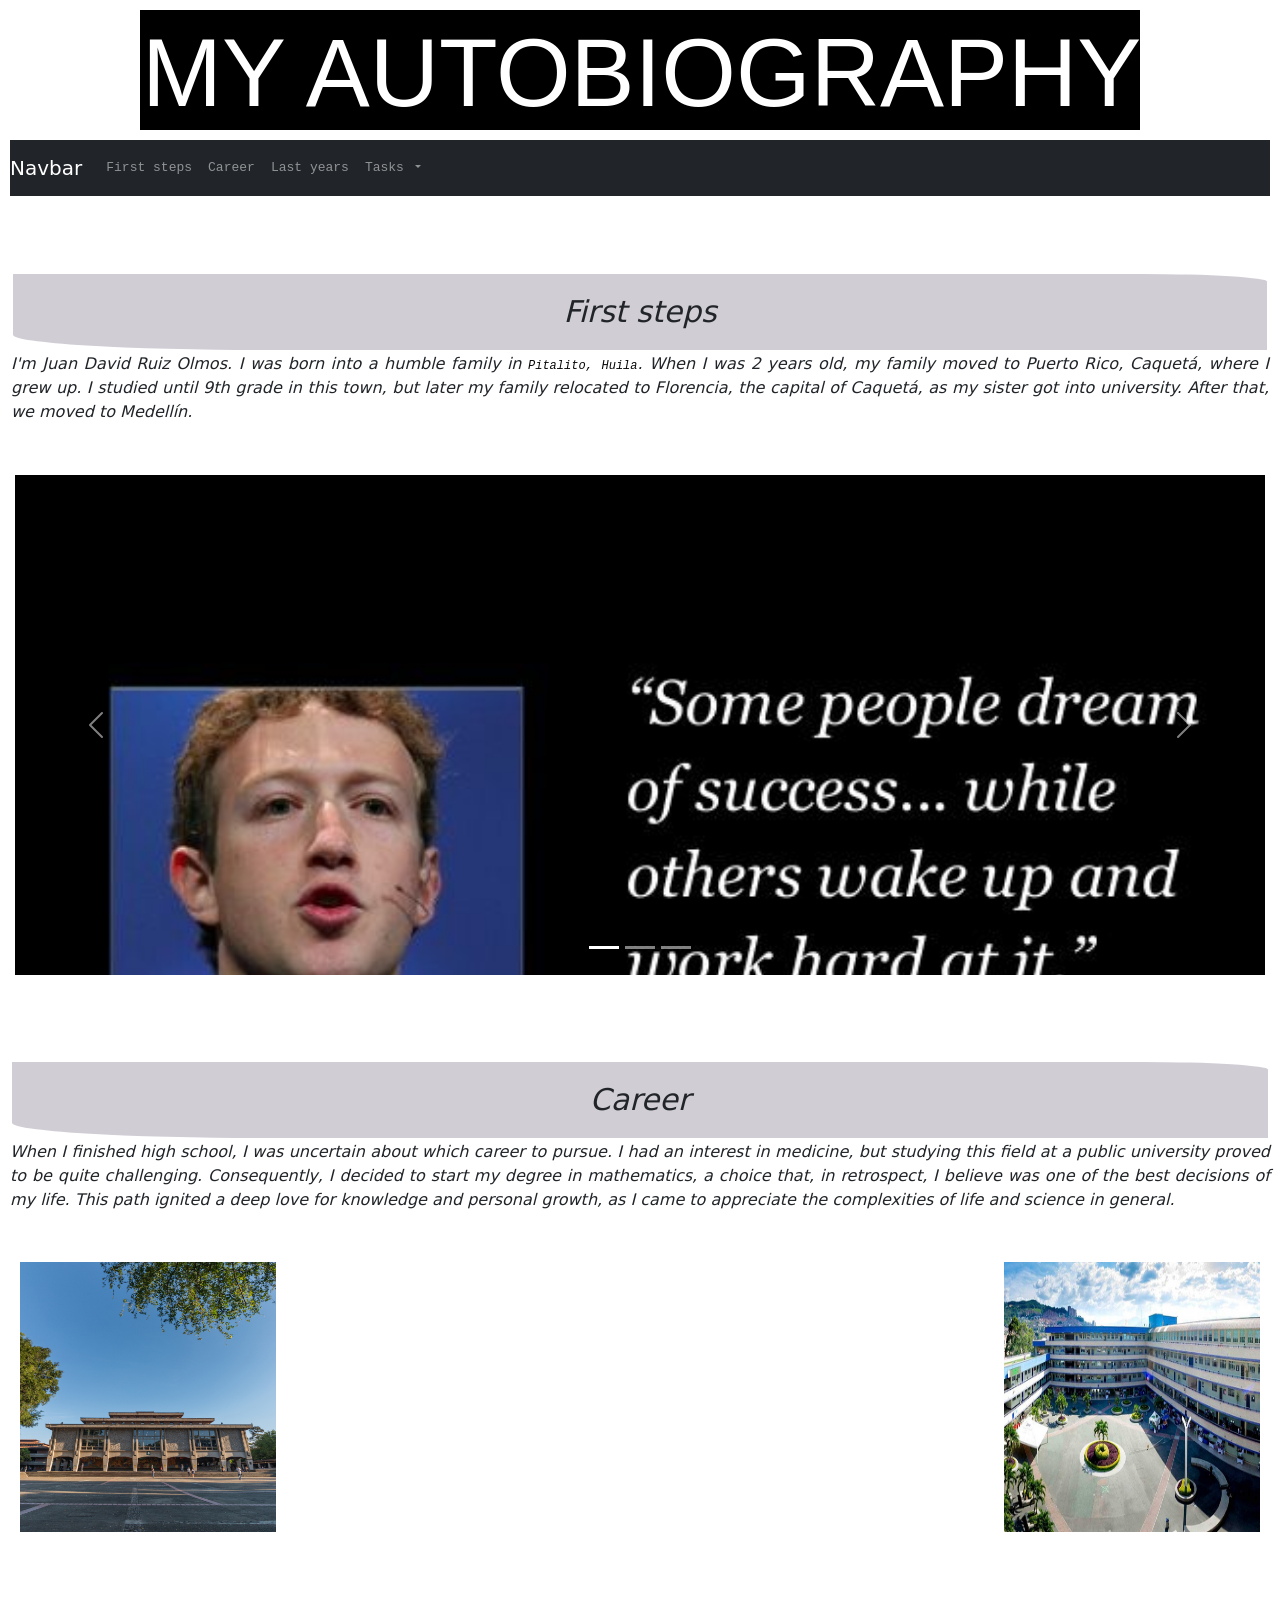
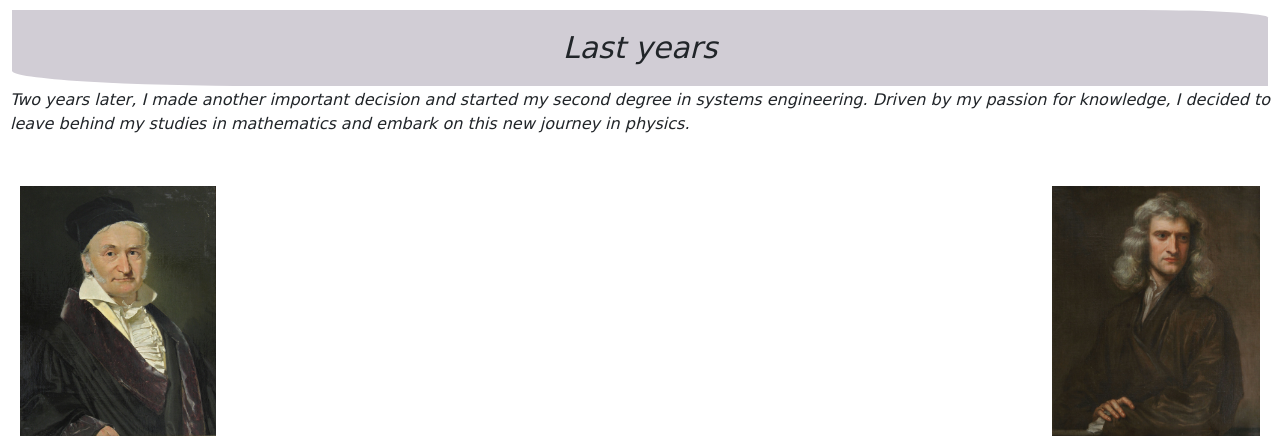
<file: dev/public_html/courseJS/index.html>
<!DOCTYPE html>

<head>
    <title>My autobiography</title>
    <link rel="stylesheet" href="./index.css">
    </link>
    <link rel="shortcut icon" href="./src/icons/iconJ.png">
    </link>
    <meta name="viewport" content="width=device-width, initial-scale=1.0">
    <!--DE CLASE PHP-->
    <link rel="stylesheet" href="https://fonts.googleapis.com/css?family=Roboto|Varela+Round">
    <link rel="stylesheet" href="https://stackpath.bootstrapcdn.com/bootstrap/4.5.0/css/bootstrap.min.css">
    <link rel="stylesheet" href="https://fonts.googleapis.com/icon?family=Material+Icons">
    <link rel="stylesheet" href="https://maxcdn.bootstrapcdn.com/font-awesome/4.7.0/css/font-awesome.min.css">
    <script src="https://code.jquery.com/jquery-3.5.1.min.js"></script>
    <script src="https://cdn.jsdelivr.net/npm/popper.js@1.16.0/dist/umd/popper.min.js"></script>
    <script src="https://stackpath.bootstrapcdn.com/bootstrap/4.5.0/js/bootstrap.min.js"></script>
    <link href="https://cdn.jsdelivr.net/npm/bootstrap@5.1.3/dist/css/bootstrap.min.css" rel="stylesheet">



</head>

<body>
    <!-- Importar Bootstrap 5 JS (opcional, para funcionalidades como el navbar) -->
    <script src="https://cdn.jsdelivr.net/npm/bootstrap@5.1.3/dist/js/bootstrap.bundle.min.js"></script>
    <svg version="1.1" id="Ebene_1" xmlns="http://www.w3.org/2000/svg" xmlns:xlink="http://www.w3.org/1999/xlink"
        viewBox="0 0 600 100">
        <style type="text/css">
            text {
                filter: url(#filter);
                fill: rgb(255, 255, 255);
                font-family: 'Share Tech Mono', sans-serif;
                font-size: 80px;
                -webkit-font-smoothing: antialiased;
                -moz-osx-font-smoothing: grayscale;
            }
        </style>
        <defs>

            <filter id="filter">
                <feFlood flood-color="black" result="black" />
                <feFlood flood-color="red" result="flood1" />
                <feFlood flood-color="limegreen" result="flood2" />
                <feOffset in="SourceGraphic" dx="3" dy="0" result="off1a" />
                <feOffset in="SourceGraphic" dx="2" dy="0" result="off1b" />
                <feOffset in="SourceGraphic" dx="-3" dy="0" result="off2a" />
                <feOffset in="SourceGraphic" dx="-2" dy="0" result="off2b" />
                <feComposite in="flood1" in2="off1a" operator="in" result="comp1" />
                <feComposite in="flood2" in2="off2a" operator="in" result="comp2" />

                <feMerge x="0" width="100%" result="merge1">
                    <feMergeNode in="black" />
                    <feMergeNode in="comp1" />
                    <feMergeNode in="off1b" />

                    <animate attributeName="y" id="y" dur="4s"
                        values='104px; 104px; 30px; 105px; 30px; 2px; 2px; 50px; 40px; 105px; 105px; 20px; 6ßpx; 40px; 104px; 40px; 70px; 10px; 30px; 104px; 102px'
                        keyTimes='0; 0.362; 0.368; 0.421; 0.440; 0.477; 0.518; 0.564; 0.593; 0.613; 0.644; 0.693; 0.721; 0.736; 0.772; 0.818; 0.844; 0.894; 0.925; 0.939; 1'
                        repeatCount="indefinite" />

                    <animate attributeName="height" id="h" dur="4s"
                        values='10px; 0px; 10px; 30px; 50px; 0px; 10px; 0px; 0px; 0px; 10px; 50px; 40px; 0px; 0px; 0px; 40px; 30px; 10px; 0px; 50px'
                        keyTimes='0; 0.362; 0.368; 0.421; 0.440; 0.477; 0.518; 0.564; 0.593; 0.613; 0.644; 0.693; 0.721; 0.736; 0.772; 0.818; 0.844; 0.894; 0.925; 0.939; 1'
                        repeatCount="indefinite" />
                </feMerge>


                <feMerge x="0" width="100%" y="60px" height="65px" result="merge2">
                    <feMergeNode in="black" />
                    <feMergeNode in="comp2" />
                    <feMergeNode in="off2b" />

                    <animate attributeName="y" id="y" dur="4s"
                        values='103px; 104px; 69px; 53px; 42px; 104px; 78px; 89px; 96px; 100px; 67px; 50px; 96px; 66px; 88px; 42px; 13px; 100px; 100px; 104px;'
                        keyTimes='0; 0.055; 0.100; 0.125; 0.159; 0.182; 0.202; 0.236; 0.268; 0.326; 0.357; 0.400; 0.408; 0.461; 0.493; 0.513; 0.548; 0.577; 0.613; 1'
                        repeatCount="indefinite" />

                    <animate attributeName="height" id="h" dur="4s"
                        values='0px; 0px; 0px; 16px; 16px; 12px; 12px; 0px; 0px; 5px; 10px; 22px; 33px; 11px; 0px; 0px; 10px'
                        keyTimes='0; 0.055; 0.100; 0.125; 0.159; 0.182; 0.202; 0.236; 0.268; 0.326; 0.357; 0.400; 0.408; 0.461; 0.493; 0.513;  1'
                        repeatCount="indefinite" />
                </feMerge>

                <feMerge>
                    <feMergeNode in="SourceGraphic" />

                    <feMergeNode in="merge1" />
                    <feMergeNode in="merge2" />

                </feMerge>
            </filter>

        </defs>

        <g>
            <text x="-115" y="80">MY AUTOBIOGRAPHY</text>
        </g>
    </svg>
    <nav class="navbar navbar-expand-lg navbar-dark bg-dark">
        <a class="navbar-brand">Navbar</a>
        <button class="navbar-toggler" type="button" data-toggle="collapse" data-target="#navbarNavDropdown"
            aria-controls="navbarNavDropdown" aria-expanded="false" aria-label="Toggle navigation">
            <span class="navbar-toggler-icon"></span>
        </button>
        <div class="collapse navbar-collapse" id="navbarNavDropdown">
            <ul class="navbar-nav">
                <li class="nav-item">
                    <a class="nav-link" href="#principalBox1">First steps</a>
                </li>
                <li class="nav-item">
                    <a class="nav-link" href="#career">Career</a>
                </li>
                <li class="nav-item">
                    <a class="nav-link" href="#last_years">Last years</a>
                </li>
                <li class="nav-item dropdown">
                    <a class="nav-link dropdown-toggle" href="#" id="navbarDropdownMenuLink" data-toggle="dropdown"
                        aria-haspopup="true" aria-expanded="false">
                        Tasks
                    </a>
                    <div class="dropdown-menu" aria-labelledby="navbarDropdownMenuLink">
                        <a class="dropdown-item" href="project_day3/index.html">Task day 3</a>
                        <a class="dropdown-item" href="project_day4/calculator.html">Task day 4</a>
                        <a class="dropdown-item" href="project_day5/cinema.html">Task day 5</a>
                        <a class="dropdown-item" href="project_day7/Versión 6/index.html">Task day 7</a>
                    </div>
                </li>
            </ul>
        </div>
    </nav>
   
    <div class="row">
        <div id="principalBox1" class="col-12">        
            <div class="text">
                <h3 class="subtittle">First steps</h3>
                <p>I'm Juan David Ruiz Olmos. I was born into a humble family in <a
                        href="https://es.wikipedia.org/wiki/Pitalito">Pitalito, Huila</a>. When I was 2 years old, my family
                    moved to Puerto Rico, Caquetá, where I grew up. I studied until 9th grade in this town, but later my
                    family relocated to Florencia, the capital of Caquetá, as my sister got into university. After that, we
                    moved to Medellín.</p><br>
            </div>          
        </div>
    </div>
         <!--Carousel de boostrap 5.0-->
        <div id="carouselExampleCaptions" class="carousel slide col-12" data-bs-ride="carousel">
            <div class="carousel-indicators">
                <button type="button" data-bs-target="#carouselExampleCaptions" data-bs-slide-to="0" class="active"
                    aria-current="true" aria-label="Slide 1"></button>
                <button type="button" data-bs-target="#carouselExampleCaptions" data-bs-slide-to="1"
                    aria-label="Slide 2"></button>
                <button type="button" data-bs-target="#carouselExampleCaptions" data-bs-slide-to="2"
                    aria-label="Slide 3"></button>
            </div>
            <div class="carousel-inner">
                <div class="carousel-item active">
                    <img src="./src/mark-zukerberg-work-hard.jpg" class="d-block w-100" alt="./src/mark-zukerberg-work-hard.jpg">
                    <div class="carousel-caption d-none d-md-block">
                        <h5>First slide label</h5>
                        <p>Some representative placeholder content for the first slide.</p>
                    </div>
                </div>
                <div class="carousel-item">
                    <img src="./src/photo2.jpeg" class="d-block w-100" alt="...">
                    <div class="carousel-caption d-none d-md-block">
                        <h5>Second slide label</h5>
                        <p>Some representative placeholder content for the second slide.</p>
                    </div>
                </div>
                <div class="carousel-item">
                    <img src="./src/photo.jpg" class="d-block w-100" alt="...">
                    <div class="carousel-caption d-none d-md-block">
                        <h5>Third slide label</h5>
                        <p>Some representative placeholder content for the third slide.</p>
                    </div>
                </div>
            </div>
            <button class="carousel-control-prev" type="button" data-bs-target="#carouselExampleCaptions"
                data-bs-slide="prev">
                <span class="carousel-control-prev-icon" aria-hidden="true"></span>
                <span class="visually-hidden">Previous</span>
            </button>
            <button class="carousel-control-next" type="button" data-bs-target="#carouselExampleCaptions"
                data-bs-slide="next">
                <span class="carousel-control-next-icon" aria-hidden="true"></span>
                <span class="visually-hidden">Next</span>
            </button>
        </div>


    <div class="row"> 
        <div id="career">
            <div class="text">
                <h3 class="subtittle subtittle3">Career</h3>
                <p>When I finished high school, I was uncertain about which career to pursue. I had an interest in medicine, but studying this field at a public university proved to be quite challenging. Consequently, I decided to start my degree in mathematics, a choice that, in retrospect, I believe was one of the best decisions of my life. This path ignited a deep love for knowledge and personal growth, as I came to appreciate the complexities of life and science in general.</p><br>
            </div>   
            <div>
                <img src="./career/src/biblioteca-udea.jpg" alt="imagen UdeA" width="20%" height="270" hspace="20" align="left"></img>
                <img src="./career/src/Ranking-Times-Higher-Education-2022.jpg" alt="imagen UdeA" width="20%" height="270" hspace="20" align="right"></img>
            </div> 
        </div>
        <div id="last_years">
            <div class="text">
                <h3 class="subtittle subtittle2">Last years</h3>
                <p>Two years later, I made another important decision and started my second degree in <span class="career">systems engineering</span>. Driven by my passion for knowledge, I decided to leave behind my studies in <span class="career">mathematics</span> and embark on this new journey in <span class="career">physics</span>.</p><br>
            </div> 
            <div>
                <div class="image1"><img src="./last_years/src/Carl_Friedrich_Gauss.jpg" alt="Gauss image" weight="20%" height="250" align="left" hspace="20"></img></div>
                <div class="image2"><img src="./last_years/src/Sir_Isaac_Newton.jpg" alt="Newton image" weight="20%" height="250" align="right" hspace="20"></img></div>
    
            </div>  
        </div>
        
    </div>
</body>

</html>
</file>
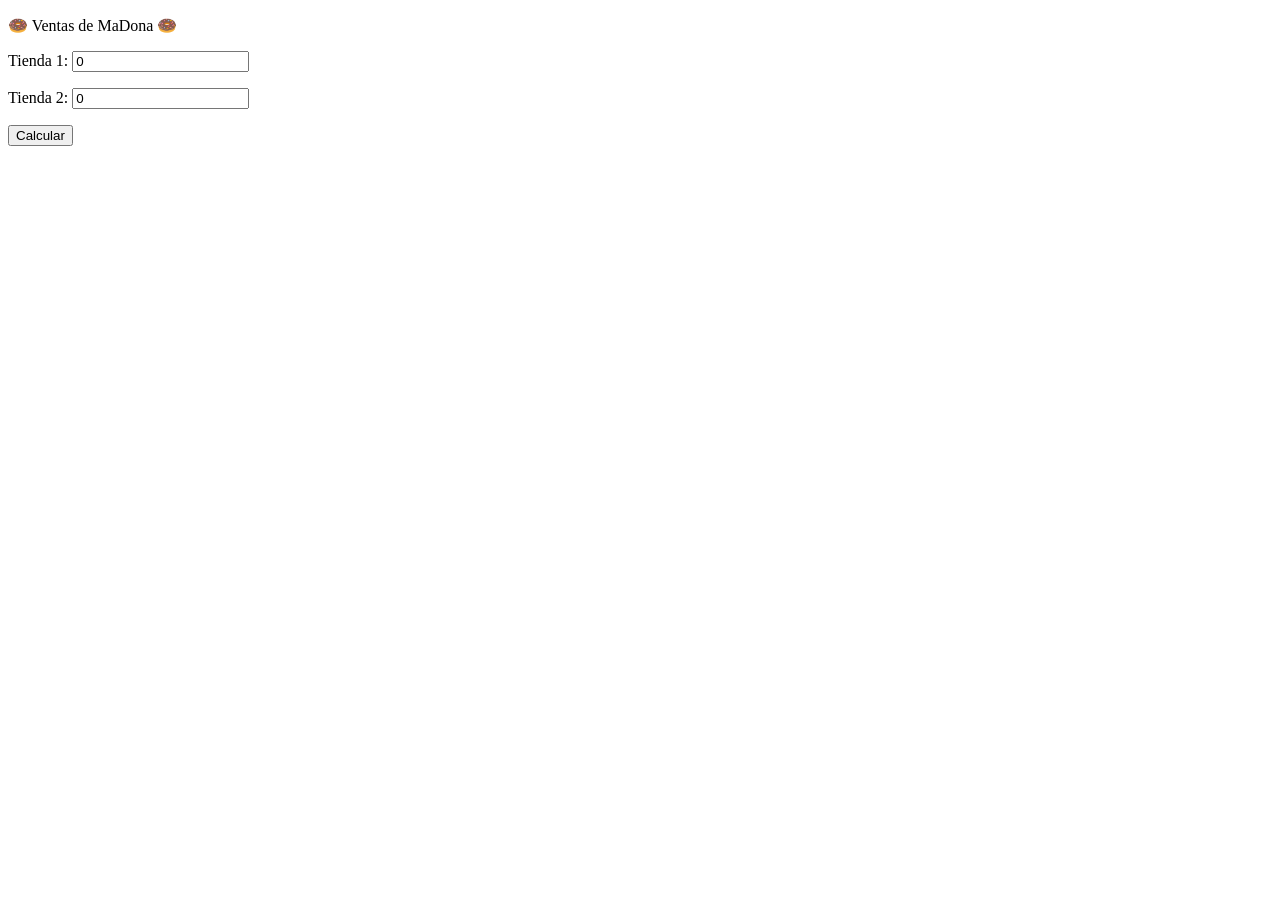
<file: dev/public_html/courseJS/project_day7/Versión 5/index.html>
<!DOCTYPE html>
<html>

    <head>
        <title>Venta de Donuts</title>
        <script src="misScripts.js"></script>
    </head>
    
    <body onload="crearTiendas('itemsTiendas', 0, 2)">
        <p>&#127849 Ventas de MaDona &#127849</p>
    
        <div id="itemsTiendas">
        </div>

        <p id="parrafoSalida">
        </p>

        <p>
            <button onclick="calcular()">Calcular</button>
        </p>
    </body>

</html>
</file>
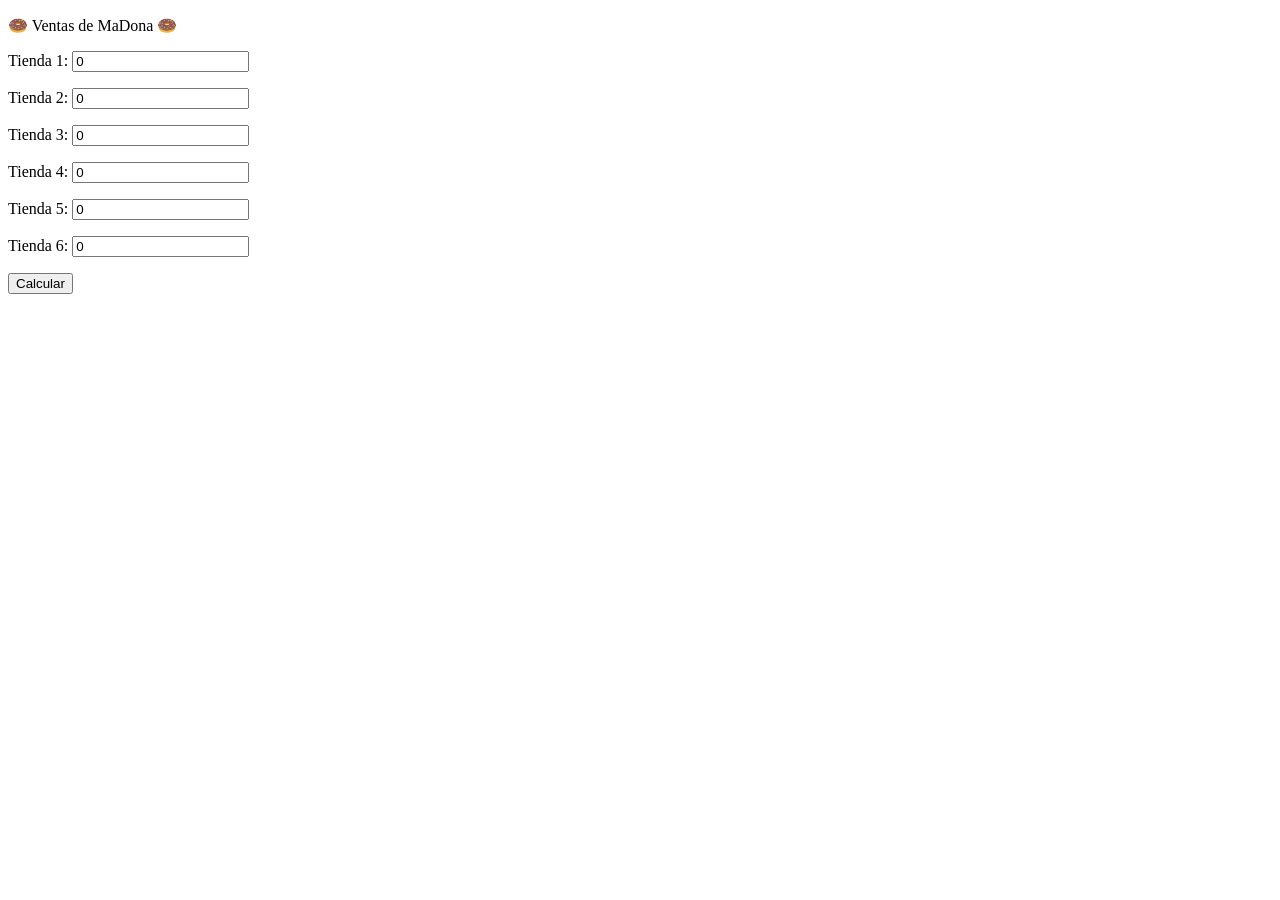
<file: dev/public_html/courseJS/project_day7/Versión 6/index.html>
<!DOCTYPE html>
<html>

    <head>
        <title>Venta de Donuts</title>
        <link rel="stylesheet" href="misEstilos.css">
        <script src="misScripts.js"></script>
    </head>
    
    <body onload="crearTiendas('itemsTiendas', 0, 6)">
        <p>&#127849 Ventas de MaDona &#127849</p>
    
        <div id="itemsTiendas">
        </div>

        <p id="parrafoSalida">
        </p>

        <p>
            <button onclick="calcular()">Calcular</button>
        </p>
    </body>

</html>
</file>
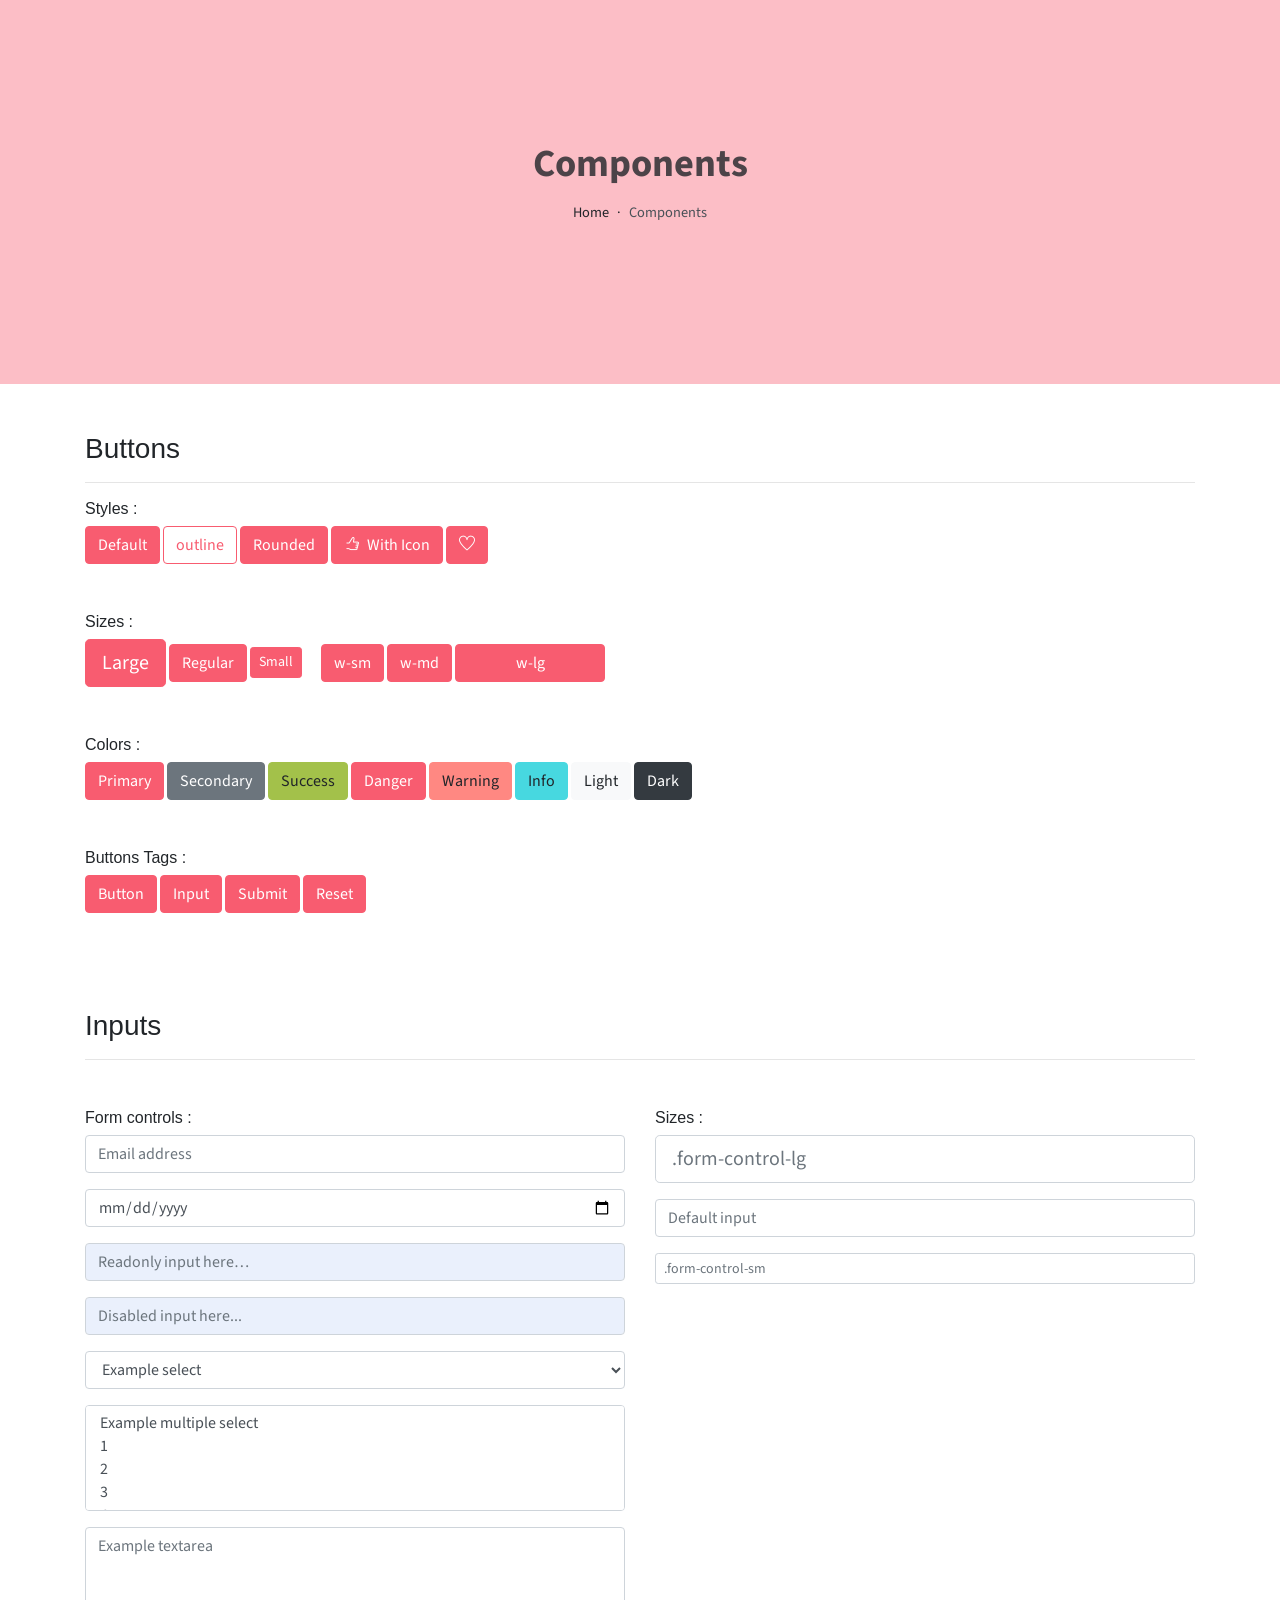
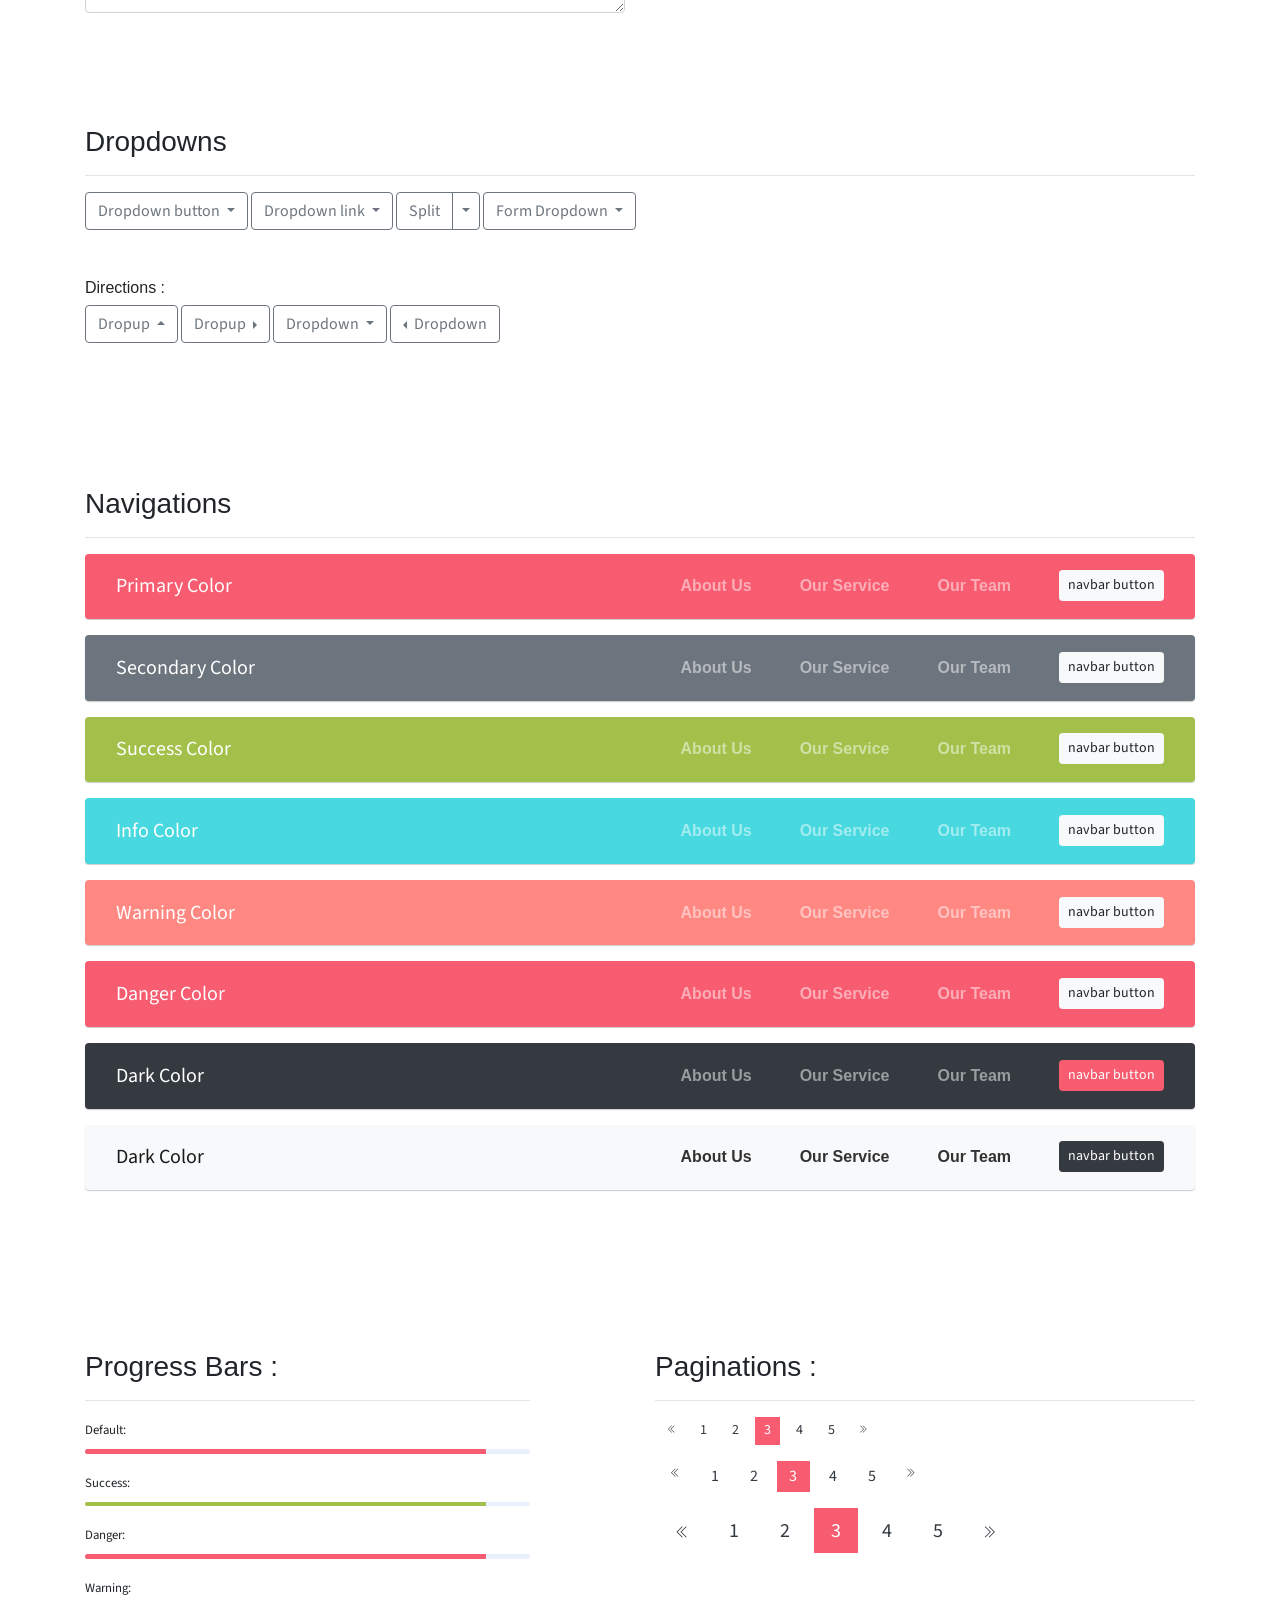
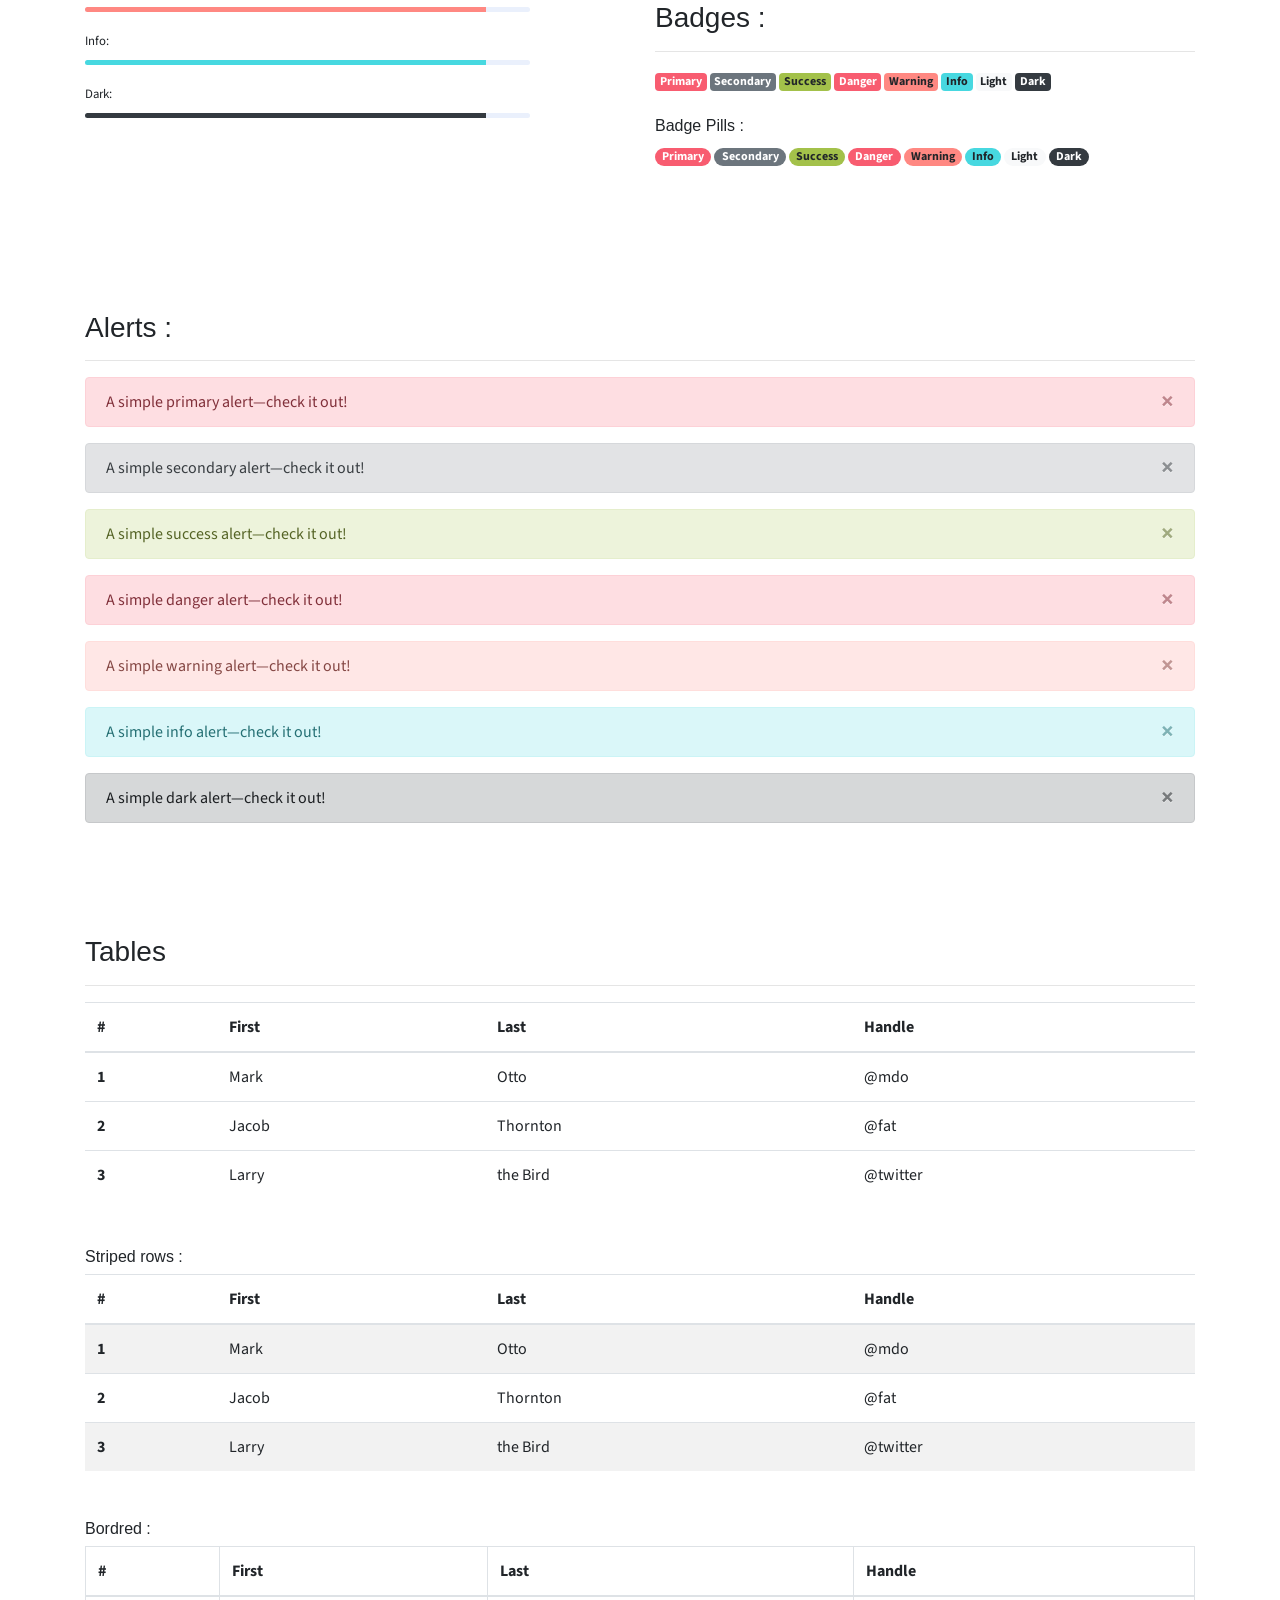
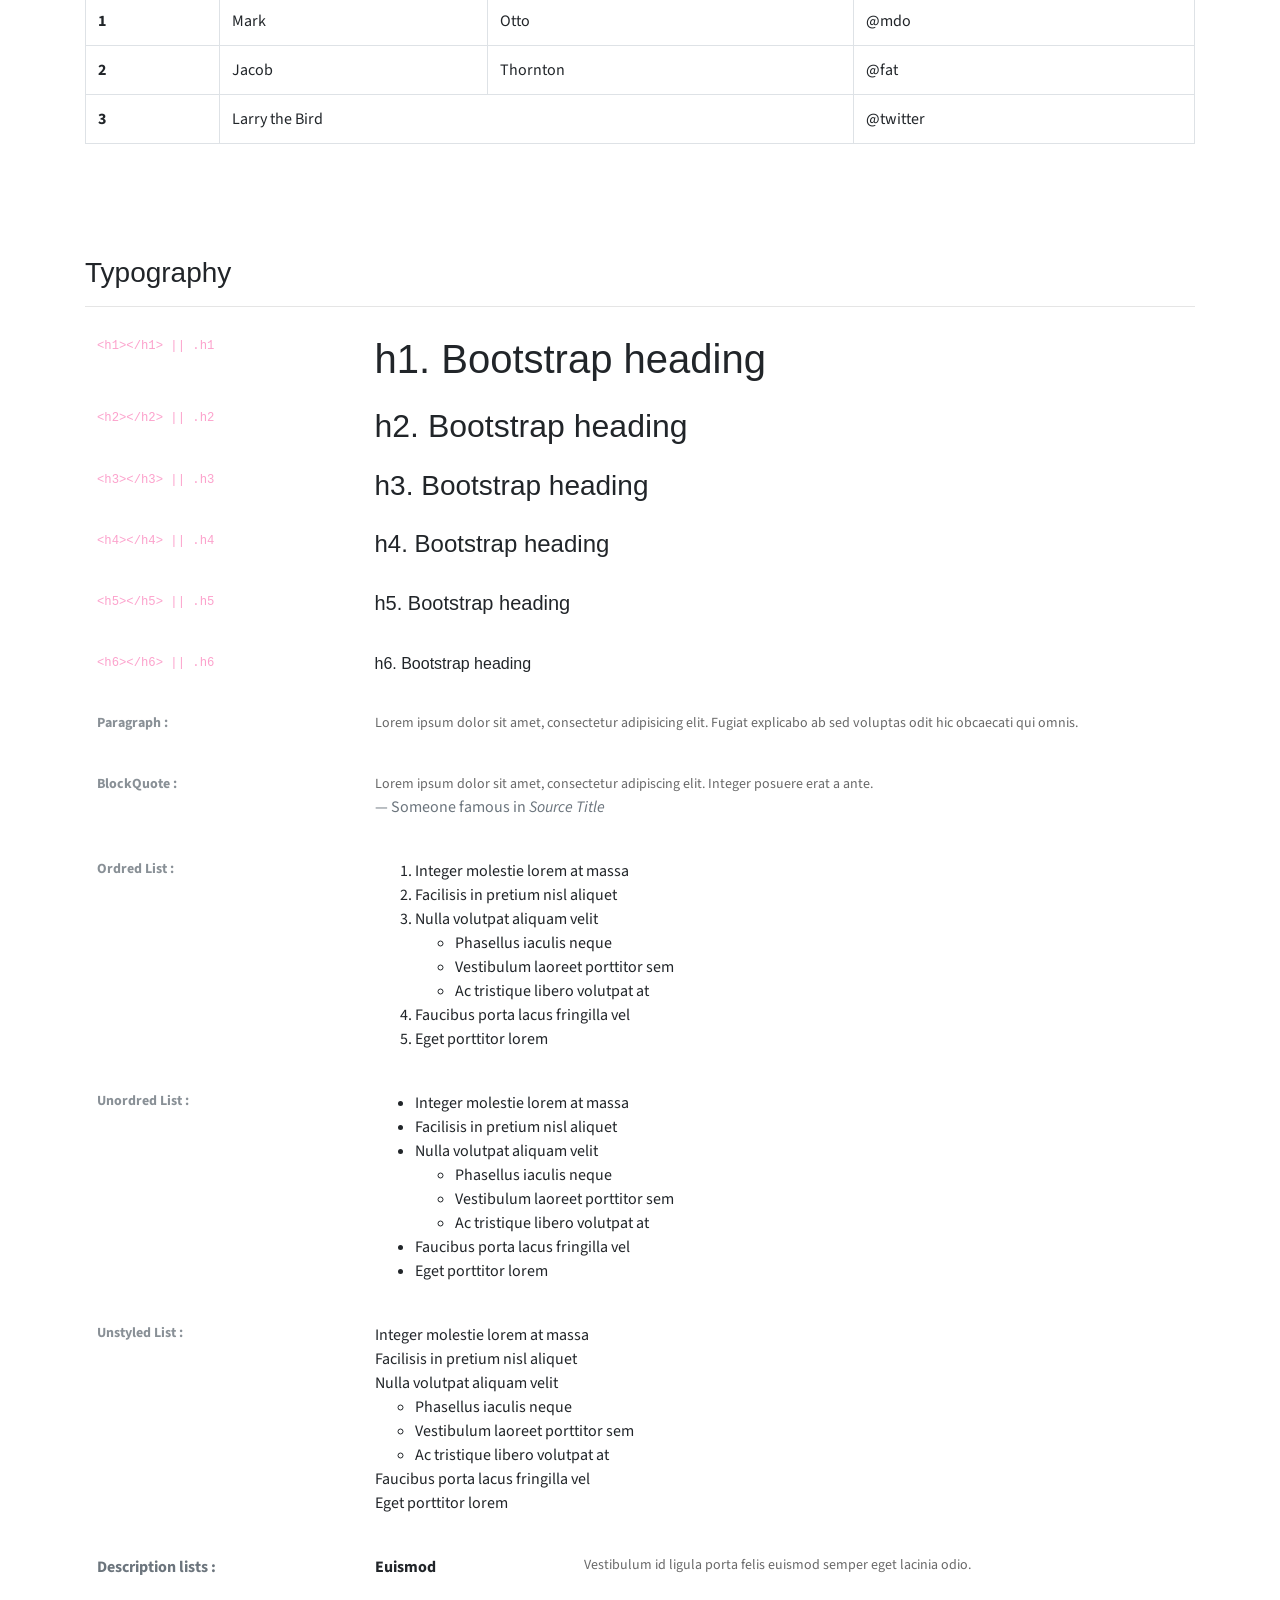
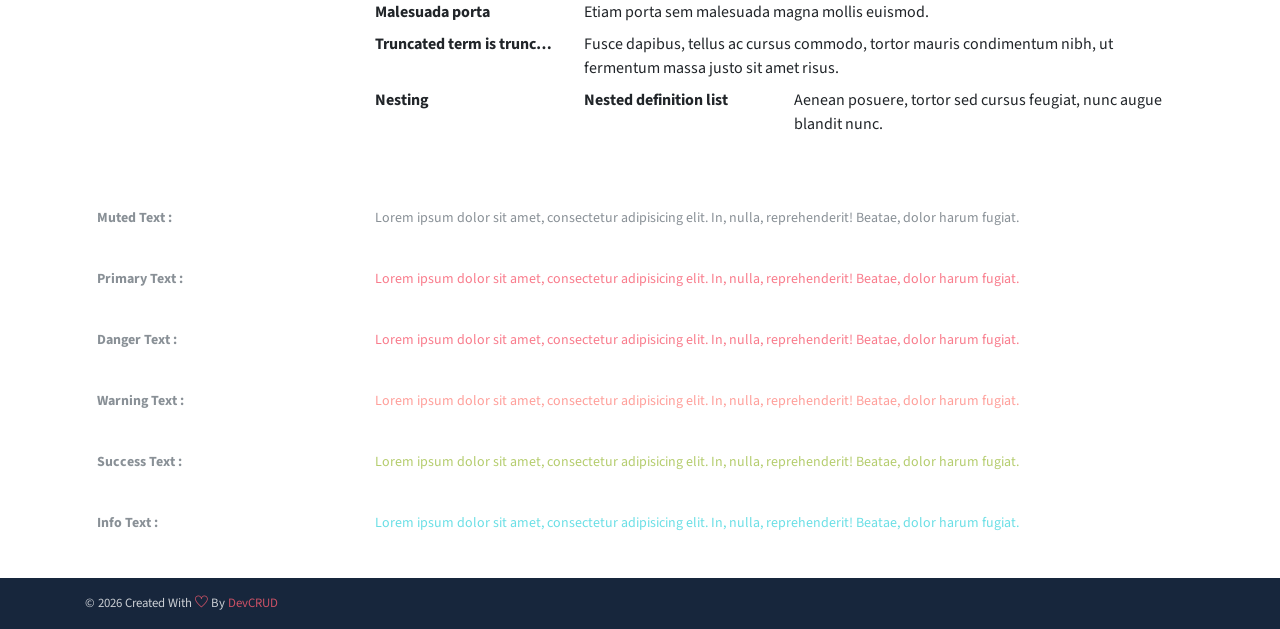
<file: public_html/components.html>
<!DOCTYPE html>
<html lang="en">
<head>
   <meta charset="utf-8">
   <meta name="viewport" content="width=device-width, initial-scale=1, shrink-to-fit=no">
   <meta name="description" content="Start your development with JohnDoe landing page.">
   <meta name="author" content="Devcrud">
   <title>JohnDoe Landing page | Components</title>
   <link rel="icon" href="assets/imgs/favicon.png" type="image/png">
   <!-- font icons -->
   <link rel="stylesheet" href="assets/vendors/themify-icons/css/themify-icons.css">
   <!-- Bootstrap + Steller  -->
   <link rel="stylesheet" href="assets/css/johndoe.css">
</head>
<body>

   <!-- Page Header -->
   <header class="header header-mini"> 
      <div class="header-title">Components</div> 
      <nav aria-label="breadcrumb">
         <ol class="breadcrumb">
            <li class="breadcrumb-item"><a href="/">Home</a></li>
            <li class="breadcrumb-item active" aria-current="page">Components</li>
         </ol>
      </nav>
   </header> <!-- End Of Page Header -->

   <!-- main content -->
   <div class="container">

      <!-- Buttons -->
      <h3 class="mt-5">Buttons</h3>
      <hr>
      <h6 class="section-secondary-title">Styles :</h6>
      <button class="btn btn-primary">Default</button>
      <button class="btn btn-outline-primary">outline</button>
      <button class="btn btn-primary rounded">Rounded</button>
      <button class="btn btn-primary rounded"><i class="ti-thumb-up pr-1"></i> With Icon</button>
      <button class="btn btn-primary circle"><i class="ti-heart"></i></button>

      <h6 class="section-secondary-title mt-5">Sizes :</h6>
      <button class="btn btn-primary btn-lg">Large</button>
      <button class="btn btn-primary ">Regular</button>
      <button class="btn btn-primary btn-sm">Small</button>
      <button class="btn btn-primary w-sm ml-3">w-sm</button>
      <button class="btn btn-primary w-md">w-md</button>
      <button class="btn btn-primary w-lg">w-lg</button>

      <h6 class="section-secondary-title mt-5">Colors :</h6>          
      <button type="button" class="btn btn-primary">Primary</button>
      <button type="button" class="btn btn-secondary">Secondary</button>
      <button type="button" class="btn btn-success">Success</button>
      <button type="button" class="btn btn-danger">Danger</button>
      <button type="button" class="btn btn-warning">Warning</button>
      <button type="button" class="btn btn-info">Info</button>
      <button type="button" class="btn btn-light">Light</button>
      <button type="button" class="btn btn-dark">Dark</button>

      <h6 class="section-secondary-title mt-5">Buttons Tags :</h6>
      <button class="btn btn-primary" type="submit">Button</button>
      <input class="btn btn-primary" type="button" value="Input">
      <input class="btn btn-primary" type="submit" value="Submit">
      <input class="btn btn-primary" type="reset" value="Reset">
      
      <!-- devider -->
      <div class="py-5"></div>

      <!-- Inputs -->
      <h3>Inputs</h3>
      <hr>
      <div class="row mt-5">
         <div class="col-md-6">
            <h6 class="section-secondary-title">Form controls :</h6>        
            <div class="form-group">
               <input type="email" class="form-control" id="exampleFormControlInput1" placeholder="Email address">
            </div>
            <div class="form-group">
               <input type="date" class="form-control" id="exampleFormControlInput1" placeholder="Date">
            </div>
            <div class="form-group">
               <input class="form-control" type="text" placeholder="Readonly input here…" readonly>
            </div>
            <div class="form-group">
               <input class="form-control" id="disabledInput" type="text" placeholder="Disabled input here..." disabled>
            </div>
            <div class="form-group">
               <select class="form-control" id="exampleFormControlSelect1">
                  <option>Example select</option>
                  <option>1</option>
                  <option>2</option>
                  <option>3</option>
                  <option>4</option>
                  <option>5</option>
               </select>
            </div>
            <div class="form-group">
               <select multiple class="form-control" id="exampleFormControlSelect2">
                  <option>Example multiple select</option>
                  <option>1</option>
                  <option>2</option>
                  <option>3</option>
                  <option>4</option>
                  <option>5</option>
               </select>
            </div>
            <div class="form-group">
               <textarea class="form-control" id="exampleFormControlTextarea1" rows="3" placeholder="Example textarea"></textarea>
            </div>
         </div>
         <div class="col-md-6">
            <h6 class="section-secondary-title">Sizes :</h6>    
            <div class="form-group">
               <input class="form-control form-control-lg" type="text" placeholder=".form-control-lg">             
            </div>
            <div class="form-group">
               <input class="form-control" type="text" placeholder="Default input">
            </div>
            <div class="form-group">
               <input class="form-control form-control-sm" type="text" placeholder=".form-control-sm"> 
            </div>
         </div>
      </div> <!-- end of inputs -->   

      <!-- devider -->
      <div class="py-5"></div>             

      <!-- Dropdowns -->
      <h3 class="components-section-title font-weight-normal">Dropdowns</h3>
      <hr>
      <div class="dropdown d-inline-block">
         <button class="btn btn-outline-secondary dropdown-toggle" type="button" id="dropdownMenuButton" data-toggle="dropdown" aria-haspopup="true" aria-expanded="false">
         Dropdown button
         </button>
         <div class="dropdown-menu" aria-labelledby="dropdownMenuButton">
         <a class="dropdown-item" href="#">Action</a>
         <a class="dropdown-item" href="#">Another action</a>
         <a class="dropdown-item" href="#">Something else here</a>
         </div>
      </div>
      <div class="dropdown d-inline-block">
         <a class="btn btn-outline-secondary dropdown-toggle" href="#" role="button" id="dropdownMenuLink" data-toggle="dropdown" aria-haspopup="true" aria-expanded="false">
            Dropdown link
         </a>
         <div class="dropdown-menu" aria-labelledby="dropdownMenuLink">
            <a class="dropdown-item" href="#">Action</a>
            <a class="dropdown-item" href="#">Another action</a>
            <a class="dropdown-item" href="#">Something else here</a>
         </div>
      </div>
      <div class="btn-group">
         <button type="button" class="btn btn-outline-secondary">Split</button>
         <button type="button" class="btn btn-outline-secondary dropdown-toggle dropdown-toggle-split" data-toggle="dropdown" aria-haspopup="true" aria-expanded="false">
         <span class="sr-only">Toggle Dropdown</span>
         </button>
         <div class="dropdown-menu">
            <a class="dropdown-item" href="#">Action</a>
            <a class="dropdown-item" href="#">Another action</a>
            <a class="dropdown-item" href="#">Something else here</a>
            <div class="dropdown-divider"></div>
            <a class="dropdown-item" href="#">Separated link</a>
         </div>
      </div>
      <div class="btn-group">
         <button class="btn btn-outline-secondary dropdown-toggle" type="button" id="dropdownMenuButton" data-toggle="dropdown" aria-haspopup="true" aria-expanded="false">
            Form Dropdown
         </button>
         <div class="dropdown-menu form">
            <form class="px-4 py-3">
               <div class="form-group">
                  <input type="email" class="form-control" id="exampleDropdownFormEmail1" placeholder="email@example.com">
               </div>
               <div class="form-group">
                  <input type="password" class="form-control" id="exampleDropdownFormPassword1" placeholder="Password">
               </div>
               <div class="form-check mb-3">
                  <input type="checkbox" class="form-check-input" id="dropdownCheck">
                  <label class="form-check-label" for="dropdownCheck">
                     Remember me
                  </label>
               </div>
               <button type="submit" class="btn btn-primary btn-block">Sign in</button>
            </form>
            <div class="dropdown-divider"></div>
            <a class="dropdown-item" href="#"><small>New around here? Sign up</small></a>
            <a class="dropdown-item" href="#"><small>Forgot password?</small></a>
         </div>
      </div>       
      <h6 class="section-secondary-title mt-5">Directions :</h6>  
      <div class="btn-group dropup">
         <button type="button" class="btn btn-outline-secondary dropdown-toggle" data-toggle="dropdown" aria-haspopup="true" aria-expanded="false">
            Dropup
         </button>
         <div class="dropdown-menu">
            <a class="dropdown-item" href="#">Action</a>
            <a class="dropdown-item" href="#">Another action</a>
            <a class="dropdown-item" href="#">Something else here</a>
            <div class="dropdown-divider"></div>
            <a class="dropdown-item" href="#">Separated link</a>
         </div>
      </div>
      <div class="btn-group dropright">
         <button type="button" class="btn btn-outline-secondary dropdown-toggle" data-toggle="dropdown" aria-haspopup="true" aria-expanded="false">
            Dropup
         </button>
         <div class="dropdown-menu">
            <a class="dropdown-item" href="#">Action</a>
            <a class="dropdown-item" href="#">Another action</a>
            <a class="dropdown-item" href="#">Something else here</a>
            <div class="dropdown-divider"></div>
            <a class="dropdown-item" href="#">Separated link</a>
         </div>
      </div>
      <div class="btn-group">
         <button type="button" class="btn btn-outline-secondary dropdown-toggle" data-toggle="dropdown" aria-haspopup="true" aria-expanded="false">
            Dropdown
         </button>
         <div class="dropdown-menu">
            <a class="dropdown-item" href="#">Action</a>
            <a class="dropdown-item" href="#">Another action</a>
            <a class="dropdown-item" href="#">Something else here</a>
            <div class="dropdown-divider"></div>
            <a class="dropdown-item" href="#">Separated link</a>
         </div>
      </div>
      <div class="btn-group dropleft">
         <button type="button" class="btn btn-outline-secondary dropdown-toggle" data-toggle="dropdown" aria-haspopup="true" aria-expanded="false">
            Dropdown
         </button>
         <div class="dropdown-menu">
            <a class="dropdown-item" href="#">Action</a>
            <a class="dropdown-item" href="#">Another action</a>
            <a class="dropdown-item" href="#">Something else here</a>
            <div class="dropdown-divider"></div>
            <a class="dropdown-item" href="#">Separated link</a>
         </div>
      </div> <!-- end of Dropdowns -->  

      <!-- devider -->
      <div class="py-5"></div>   

      <!-- navbars -->
      <h3 class="components-section-title font-weight-normal mt-5">Navigations</h3>
      <hr>
      <nav class="navbar navbar-expand-sm navbar-dark bg-primary rounded shadow mb-3">
         <div class="container">
            <a class="navbar-brand" href="#">Primary Color</a>
            <button class="navbar-toggler ml-auto" type="button" data-toggle="collapse" data-target="#navbarSupportedContent" aria-controls="navbarSupportedContent" aria-expanded="false" aria-label="Toggle navigation">
            <span class="navbar-toggler-icon"></span>
            </button>
            <div class="collapse navbar-collapse" id="navbarSupportedContent">
               <ul class="navbar-nav ml-auto"> 
                  <li class="nav-item">
                     <a class="nav-link" href="#about">About Us</a>
                  </li>
                  <li class="nav-item">
                     <a class="nav-link" href="#service">Our Service</a>
                  </li>
                  <li class="nav-item">
                     <a class="nav-link" href="#team">Our Team</a>
                  </li>
                  <li class="nav-item">
                     <a href="#book-table" class="ml-4 mt-1 btn btn-light btn-sm">navbar button</a>
                  </li>
               </ul>                       
            </div>
         </div>
      </nav>
      <nav class="navbar navbar-expand-sm navbar-dark bg-secondary rounded shadow mb-3">
         <div class="container">
            <a class="navbar-brand" href="#">Secondary Color</a>
            <button class="navbar-toggler ml-auto" type="button" data-toggle="collapse" data-target="#navbarSupportedContent" aria-controls="navbarSupportedContent" aria-expanded="false" aria-label="Toggle navigation">
            <span class="navbar-toggler-icon"></span>
            </button>
            <div class="collapse navbar-collapse" id="navbarSupportedContent">
               <ul class="navbar-nav ml-auto"> 
                  <li class="nav-item">
                     <a class="nav-link" href="#about">About Us</a>
                  </li>
                  <li class="nav-item">
                     <a class="nav-link" href="#service">Our Service</a>
                  </li>
                  <li class="nav-item">
                     <a class="nav-link" href="#team">Our Team</a>
                  </li>
                  <li class="nav-item">
                     <a href="#book-table" class="ml-4 mt-1 btn btn-light btn-sm">navbar button</a>
                  </li>
               </ul>                       
            </div>
         </div>
      </nav>
      <nav class="navbar navbar-expand-sm navbar-dark bg-success rounded shadow mb-3">
         <div class="container">
            <a class="navbar-brand" href="#">Success Color</a>
            <button class="navbar-toggler ml-auto" type="button" data-toggle="collapse" data-target="#navbarSupportedContent" aria-controls="navbarSupportedContent" aria-expanded="false" aria-label="Toggle navigation">
            <span class="navbar-toggler-icon"></span>
            </button>
            <div class="collapse navbar-collapse" id="navbarSupportedContent">
               <ul class="navbar-nav ml-auto"> 
                  <li class="nav-item">
                     <a class="nav-link" href="#about">About Us</a>
                  </li>
                  <li class="nav-item">
                     <a class="nav-link" href="#service">Our Service</a>
                  </li>
                  <li class="nav-item">
                     <a class="nav-link" href="#team">Our Team</a>
                  </li>
                  <li class="nav-item">
                     <a href="#book-table" class="ml-4 mt-1 btn btn-light btn-sm">navbar button</a>
                  </li>
               </ul>                       
            </div>
         </div>
      </nav>
      <nav class="navbar navbar-expand-sm navbar-dark bg-info rounded shadow mb-3">
         <div class="container">
            <a class="navbar-brand" href="#">Info Color</a>
            <button class="navbar-toggler ml-auto" type="button" data-toggle="collapse" data-target="#navbarSupportedContent" aria-controls="navbarSupportedContent" aria-expanded="false" aria-label="Toggle navigation">
            <span class="navbar-toggler-icon"></span>
            </button>
            <div class="collapse navbar-collapse" id="navbarSupportedContent">
               <ul class="navbar-nav ml-auto"> 
                  <li class="nav-item">
                     <a class="nav-link" href="#about">About Us</a>
                  </li>
                  <li class="nav-item">
                     <a class="nav-link" href="#service">Our Service</a>
                  </li>
                  <li class="nav-item">
                     <a class="nav-link" href="#team">Our Team</a>
                  </li>
                  <li class="nav-item">
                     <a href="#book-table" class="ml-4 mt-1 btn btn-light btn-sm">navbar button</a>
                  </li>
               </ul>                       
            </div>
         </div>
      </nav>
      <nav class="navbar navbar-expand-sm navbar-dark bg-warning rounded shadow mb-3">
         <div class="container">
            <a class="navbar-brand" href="#">Warning Color</a>
            <button class="navbar-toggler ml-auto" type="button" data-toggle="collapse" data-target="#navbarSupportedContent" aria-controls="navbarSupportedContent" aria-expanded="false" aria-label="Toggle navigation">
            <span class="navbar-toggler-icon"></span>
            </button>
            <div class="collapse navbar-collapse" id="navbarSupportedContent">
               <ul class="navbar-nav ml-auto"> 
                  <li class="nav-item">
                     <a class="nav-link" href="#about">About Us</a>
                  </li>
                  <li class="nav-item">
                     <a class="nav-link" href="#service">Our Service</a>
                  </li>
                  <li class="nav-item">
                     <a class="nav-link" href="#team">Our Team</a>
                  </li>
                  <li class="nav-item">
                     <a href="#book-table" class="ml-4 mt-1 btn btn-light btn-sm">navbar button</a>
                  </li>
               </ul>                       
            </div>
         </div>
      </nav>
      <nav class="navbar navbar-expand-sm navbar-dark bg-danger rounded shadow mb-3">
         <div class="container">
            <a class="navbar-brand" href="#">Danger Color</a>
            <button class="navbar-toggler ml-auto" type="button" data-toggle="collapse" data-target="#navbarSupportedContent" aria-controls="navbarSupportedContent" aria-expanded="false" aria-label="Toggle navigation">
            <span class="navbar-toggler-icon"></span>
            </button>
            <div class="collapse navbar-collapse" id="navbarSupportedContent">
               <ul class="navbar-nav ml-auto"> 
                  <li class="nav-item">
                     <a class="nav-link" href="#about">About Us</a>
                  </li>
                  <li class="nav-item">
                     <a class="nav-link" href="#service">Our Service</a>
                  </li>
                  <li class="nav-item">
                     <a class="nav-link" href="#team">Our Team</a>
                  </li>
                  <li class="nav-item">
                     <a href="#book-table" class="ml-4 mt-1 btn btn-light btn-sm">navbar button</a>
                  </li>
               </ul>                       
            </div>
         </div>
      </nav>
      <nav class="navbar navbar-expand-sm navbar-dark bg-dark rounded shadow mb-3">
         <div class="container">
            <a class="navbar-brand" href="#">Dark Color</a>
            <button class="navbar-toggler ml-auto" type="button" data-toggle="collapse" data-target="#navbarSupportedContent" aria-controls="navbarSupportedContent" aria-expanded="false" aria-label="Toggle navigation">
            <span class="navbar-toggler-icon"></span>
            </button>
            <div class="collapse navbar-collapse" id="navbarSupportedContent">
               <ul class="navbar-nav ml-auto"> 
                  <li class="nav-item">
                     <a class="nav-link" href="#about">About Us</a>
                  </li>
                  <li class="nav-item">
                     <a class="nav-link" href="#service">Our Service</a>
                  </li>
                  <li class="nav-item">
                     <a class="nav-link" href="#team">Our Team</a>
                  </li>
                  <li class="nav-item">
                     <a href="#book-table" class="ml-4 mt-1 btn btn-primary btn-sm">navbar button</a>
                  </li>
               </ul>                       
            </div>
         </div>
      </nav>
      <nav class="navbar navbar-expand-sm navbar-light bg-light rounded shadow mb-3">
         <div class="container">
            <a class="navbar-brand" href="#">Dark Color</a>
            <button class="navbar-toggler ml-auto" type="button" data-toggle="collapse" data-target="#navbarSupportedContent" aria-controls="navbarSupportedContent" aria-expanded="false" aria-label="Toggle navigation">
            <span class="navbar-toggler-icon"></span>
            </button>
            <div class="collapse navbar-collapse" id="navbarSupportedContent">
               <ul class="navbar-nav ml-auto"> 
                  <li class="nav-item">
                     <a class="nav-link" href="#about">About Us</a>
                  </li>
                  <li class="nav-item">
                     <a class="nav-link" href="#service">Our Service</a>
                  </li>
                  <li class="nav-item">
                     <a class="nav-link" href="#team">Our Team</a>
                  </li>
                  <li class="nav-item">
                     <a href="#book-table" class="ml-4 mt-1 btn btn-dark btn-sm">navbar button</a>
                  </li>
               </ul>                       
            </div>
         </div>
      </nav>
      <!-- End of navbars -->

      <!-- devider -->
      <div class="py-5"></div>   
      
      <!-- progress bars -->
      <div class="row justify-content-between">
         <div class="col-md-5">
            <h3 class="components-section-title font-weight-normal mt-5">Progress Bars :</h3>
            <hr>
            <small>Default: </small>
            <div class="progress mt-2 mb-3">
               <div class="progress-bar" role="progressbar" style="width: 90%" aria-valuenow="25" aria-valuemin="0" aria-valuemax="100"></div>
            </div>
            <small>Success:</small>
            <div class="progress mt-2 mb-3">
               <div class="progress-bar bg-success" role="progressbar" style="width: 90%" aria-valuenow="25" aria-valuemin="0" aria-valuemax="100"></div>
            </div>
            <small>Danger:</small>
            <div class="progress mt-2 mb-3">
               <div class="progress-bar bg-danger" role="progressbar" style="width: 90%" aria-valuenow="25" aria-valuemin="0" aria-valuemax="100"></div>
            </div>
            <small>Warning:</small>
            <div class="progress mt-2 mb-3">
               <div class="progress-bar bg-warning" role="progressbar" style="width: 90%" aria-valuenow="25" aria-valuemin="0" aria-valuemax="100"></div>
            </div>
            <small>Info:</small>
            <div class="progress mt-2 mb-3">
               <div class="progress-bar bg-info" role="progressbar" style="width: 90%" aria-valuenow="25" aria-valuemin="0" aria-valuemax="100"></div>
            </div>
            <small>Dark:</small>
            <div class="progress mt-2 mb-3">
               <div class="progress-bar bg-dark" role="progressbar" style="width: 90%" aria-valuenow="25" aria-valuemin="0" aria-valuemax="100"></div>
            </div>
         </div>
         <div class="col-md-6">
            <h3 class="components-section-title font-weight-normal mt-5">Paginations :</h3>
            <hr>
            <nav aria-label="Page navigation example">
               <ul class="pagination pagination-sm">
                  <li class="page-item"><a class="page-link" href="#"><i class="ti-angle-double-left"></i></a></li>
                  <li class="page-item"><a class="page-link" href="#">1</a></li>
                  <li class="page-item"><a class="page-link" href="#">2</a></li>
                  <li class="page-item active"><a class="page-link" href="#">3</a></li>
                  <li class="page-item"><a class="page-link" href="#">4</a></li>
                  <li class="page-item"><a class="page-link" href="#">5</a></li>
                  <li class="page-item"><a class="page-link" href="#"><i class="ti-angle-double-right"></i></a></li>
               </ul>
            </nav>
            <nav aria-label="Page navigation example">
               <ul class="pagination">
               <li class="page-item"><a class="page-link" href="#"><i class="ti-angle-double-left"></i></a></li>
                  <li class="page-item"><a class="page-link" href="#">1</a></li>
                  <li class="page-item"><a class="page-link" href="#">2</a></li>
                  <li class="page-item active"><a class="page-link" href="#">3</a></li>
                  <li class="page-item"><a class="page-link" href="#">4</a></li>
                  <li class="page-item"><a class="page-link" href="#">5</a></li>
                  <li class="page-item"><a class="page-link" href="#"><i class="ti-angle-double-right"></i></a></li>
               </ul>
            </nav>
            <nav aria-label="Page navigation example">
               <ul class="pagination pagination-lg">
                  <li class="page-item"><a class="page-link" href="#"><i class="ti-angle-double-left"></i></a></li>
                  <li class="page-item"><a class="page-link" href="#">1</a></li>
                  <li class="page-item"><a class="page-link" href="#">2</a></li>
                  <li class="page-item active"><a class="page-link" href="#">3</a></li>
                  <li class="page-item"><a class="page-link" href="#">4</a></li>
                  <li class="page-item"><a class="page-link" href="#">5</a></li>
                  <li class="page-item"><a class="page-link" href="#"><i class="ti-angle-double-right"></i></a></li>
               </ul>
            </nav>

            <!-- Badges -->
            <h3 class="components-section-title font-weight-normal mt-5">Badges :</h3>
            <hr>
            <span class="badge badge-primary">Primary</span>
            <span class="badge badge-secondary">Secondary</span>
            <span class="badge badge-success">Success</span>
            <span class="badge badge-danger">Danger</span>
            <span class="badge badge-warning">Warning</span>
            <span class="badge badge-info">Info</span>
            <span class="badge badge-light">Light</span>
            <span class="badge badge-dark">Dark</span>
            <h6 class="section-secondary-title mt-4 mb-2">Badge Pills :</h6>
            <span class="badge badge-pill badge-primary">Primary</span>
            <span class="badge badge-pill badge-secondary">Secondary</span>
            <span class="badge badge-pill badge-success">Success</span>
            <span class="badge badge-pill badge-danger">Danger</span>
            <span class="badge badge-pill badge-warning">Warning</span>
            <span class="badge badge-pill badge-info">Info</span>
            <span class="badge badge-pill badge-light">Light</span>
            <span class="badge badge-pill badge-dark">Dark</span>
         </div>
      </div> <!-- End of Progress bars -->

      <!-- devider -->
      <div class="py-5"></div>  

      <!-- Alerts -->
      <h3 class="components-section-title font-weight-normal mt-5">Alerts :</h3>
      <hr>
      <div class="alert alert-primary alert-dismissible fade show" role="alert">
         A simple primary alert—check it out!
         <button type="button" class="close" data-dismiss="alert" aria-label="Close">
            <span aria-hidden="true">&times;</span>
         </button>
      </div>
      <div class="alert alert-secondary alert-dismissible fade show" role="alert">
         A simple secondary alert—check it out!
         <button type="button" class="close" data-dismiss="alert" aria-label="Close">
            <span aria-hidden="true">&times;</span>
         </button>
      </div>
      <div class="alert alert-success alert-dismissible fade show" role="alert">
         A simple success alert—check it out!
         <button type="button" class="close" data-dismiss="alert" aria-label="Close">
            <span aria-hidden="true">&times;</span>
         </button>
      </div>
      <div class="alert alert-danger alert-dismissible fade show" role="alert">
         A simple danger alert—check it out!
         <button type="button" class="close" data-dismiss="alert" aria-label="Close">
            <span aria-hidden="true">&times;</span>
         </button>
      </div>
      <div class="alert alert-warning alert-dismissible fade show" role="alert">
         A simple warning alert—check it out!
         <button type="button" class="close" data-dismiss="alert" aria-label="Close">
            <span aria-hidden="true">&times;</span>
         </button>
      </div>
      <div class="alert alert-info alert-dismissible fade show" role="alert">
         A simple info alert—check it out!
         <button type="button" class="close" data-dismiss="alert" aria-label="Close">
            <span aria-hidden="true">&times;</span>
         </button>
      </div>
      <div class="alert alert-dark alert-dismissible fade show" role="alert">
         A simple dark alert—check it out!
         <button type="button" class="close" data-dismiss="alert" aria-label="Close">
            <span aria-hidden="true">&times;</span>
         </button>
      </div>
      <!-- end of alerts -->

      <!-- devider -->
      <div class="py-5"></div> 
   
      <!-- tables -->
      <h3 class="components-section-title">Tables</h3>
      <hr>
      <table class="table">
         <thead>
            <tr>
               <th scope="col">#</th>
               <th scope="col">First</th>
               <th scope="col">Last</th>
               <th scope="col">Handle</th>
            </tr>
         </thead>
         <tbody>
            <tr>
               <th scope="row">1</th>
               <td>Mark</td>
               <td>Otto</td>
               <td>@mdo</td>
            </tr>
            <tr>
               <th scope="row">2</th>
               <td>Jacob</td>
               <td>Thornton</td>
               <td>@fat</td>
            </tr>
            <tr>
               <th scope="row">3</th>
               <td>Larry</td>
               <td>the Bird</td>
               <td>@twitter</td>
            </tr>
         </tbody>
      </table>

      <h6 class="section-secondary-title mt-5">Striped rows :</h6>
      <table class="table table-striped">
         <thead>
            <tr>
               <th scope="col">#</th>
               <th scope="col">First</th>
               <th scope="col">Last</th>
               <th scope="col">Handle</th>
            </tr>
         </thead>
         <tbody>
            <tr>
               <th scope="row">1</th>
               <td>Mark</td>
               <td>Otto</td>
               <td>@mdo</td>
            </tr>
            <tr>
               <th scope="row">2</th>
               <td>Jacob</td>
               <td>Thornton</td>
               <td>@fat</td>
            </tr>
            <tr>
               <th scope="row">3</th>
               <td>Larry</td>
               <td>the Bird</td>
               <td>@twitter</td>
            </tr>
         </tbody>
      </table>

      <h6 class="section-secondary-title mt-5">Bordred :</h6>
      <table class="table table-bordered">
         <thead>
            <tr>
               <th scope="col">#</th>
               <th scope="col">First</th>
               <th scope="col">Last</th>
               <th scope="col">Handle</th>
            </tr>
         </thead>
         <tbody>
            <tr>
               <th scope="row">1</th>
               <td>Mark</td>
               <td>Otto</td>
               <td>@mdo</td>
            </tr>
            <tr>
               <th scope="row">2</th>
               <td>Jacob</td>
               <td>Thornton</td>
               <td>@fat</td>
            </tr>
            <tr>
               <th scope="row">3</th>
               <td colspan="2">Larry the Bird</td>
               <td>@twitter</td>
            </tr>
         </tbody>
      </table>
      <!-- end of tables -->

      <!-- devider -->
      <div class="py-5"></div> 

      <!-- typography -->
      <h3 class="components-section-title">Typography</h3>
      <hr>
     
      <table class="table table-borderless v-align-center">
         <tbody>
            <tr>
               <td>
                  <p><code class="highlighter-rouge">&lt;h1&gt;&lt;/h1&gt; || .h1</code></p>
               </td>
               <td class="w-75"><span class="h1">h1. Bootstrap heading</span></td>
            </tr>
            <tr>
               <td>
                  <p><code class="highlighter-rouge">&lt;h2&gt;&lt;/h2&gt; || .h2</code></p>
               </td>
               <td><span class="h2">h2. Bootstrap heading</span></td>
            </tr>
            <tr>
               <td>
                  <p><code class="highlighter-rouge">&lt;h3&gt;&lt;/h3&gt; || .h3</code></p>
               </td>
               <td><span class="h3">h3. Bootstrap heading</span></td>
            </tr>
            <tr>
               <td>
                  <p><code class="highlighter-rouge">&lt;h4&gt;&lt;/h4&gt; || .h4</code></p>
               </td>
               <td><span class="h4">h4. Bootstrap heading</span></td>
            </tr>
            <tr>
               <td>
                  <p><code class="highlighter-rouge">&lt;h5&gt;&lt;/h5&gt; || .h5</code></p>
               </td>
               <td><span class="h5">h5. Bootstrap heading</span></td>
            </tr>
            <tr>
               <td>
                  <p><code class="highlighter-rouge">&lt;h6&gt;&lt;/h6&gt; || .h6</code></p>
               </td>
               <td><span class="h6">h6. Bootstrap heading</span></td>
            </tr>
            <tr>
               <td>
                  <p class="font-weight-bold text-muted">Paragraph :</p>
               </td>
               <td><p>Lorem ipsum dolor sit amet, consectetur adipisicing elit. Fugiat explicabo ab sed voluptas odit hic obcaecati qui omnis.</p></td>
            </tr>
            <tr>
               <td>
                  <p class="font-weight-bold text-muted">BlockQuote :</p>
               </td>
               <td>
                  <blockquote class="blockquote">
                     <p class="mb-0">Lorem ipsum dolor sit amet, consectetur adipiscing elit. Integer posuere erat a ante.</p>
                     <footer class="blockquote-footer">Someone famous in <cite title="Source Title">Source Title</cite></footer>
                  </blockquote>
               </td>
            </tr>

            
            <tr>
               <td><p class="font-weight-bold text-muted">Ordred List :</p></td>
               <td>
                  <ol>
                     <li>Integer molestie lorem at massa</li>
                     <li>Facilisis in pretium nisl aliquet</li>
                     <li>Nulla volutpat aliquam velit
                        <ul>
                           <li>Phasellus iaculis neque</li>
                           <li>Vestibulum laoreet porttitor sem</li>
                           <li>Ac tristique libero volutpat at</li>
                        </ul>
                     </li>
                     <li>Faucibus porta lacus fringilla vel</li>
                     <li>Eget porttitor lorem</li>
                  </ol>
               </td>
            </tr>
            <tr>
               <td><p class="font-weight-bold text-muted">Unordred List :</p></td>
               <td>
                  <ul >
                     <li>Integer molestie lorem at massa</li>
                     <li>Facilisis in pretium nisl aliquet</li>
                     <li>Nulla volutpat aliquam velit
                        <ul>
                           <li>Phasellus iaculis neque</li>
                           <li>Vestibulum laoreet porttitor sem</li>
                           <li>Ac tristique libero volutpat at</li>
                        </ul>
                     </li>
                     <li>Faucibus porta lacus fringilla vel</li>
                     <li>Eget porttitor lorem</li>
                  </ul>
               </td>
            </tr>
            <tr>
               <td><p class="font-weight-bold text-muted">Unstyled List :</p></td>
               <td>
                  <ul class="list-unstyled">
                     <li>Integer molestie lorem at massa</li>
                     <li>Facilisis in pretium nisl aliquet</li>
                     <li>Nulla volutpat aliquam velit
                        <ul>
                           <li>Phasellus iaculis neque</li>
                           <li>Vestibulum laoreet porttitor sem</li>
                           <li>Ac tristique libero volutpat at</li>
                        </ul>
                     </li>
                     <li>Faucibus porta lacus fringilla vel</li>
                     <li>Eget porttitor lorem</li>
                  </ul>
               </td>
            </tr>
            <tr>
               <td class="font-weight-bold text-muted">Description lists : </td>
               <td>
                  <dl class="row">
                     <dt class="col-sm-3">Euismod</dt>
                     <dd class="col-sm-9">
                        <p>Vestibulum id ligula porta felis euismod semper eget lacinia odio.</p>
                     </dd>

                     <dt class="col-sm-3">Malesuada porta</dt>
                     <dd class="col-sm-9">Etiam porta sem malesuada magna mollis euismod.</dd>

                     <dt class="col-sm-3 text-truncate">Truncated term is truncated</dt>
                     <dd class="col-sm-9">Fusce dapibus, tellus ac cursus commodo, tortor mauris condimentum nibh, ut fermentum massa justo sit amet risus.</dd>

                     <dt class="col-sm-3">Nesting</dt>
                     <dd class="col-sm-9">
                        <dl class="row">
                           <dt class="col-sm-4">Nested definition list</dt>
                           <dd class="col-sm-8">Aenean posuere, tortor sed cursus feugiat, nunc augue blandit nunc.</dd>
                        </dl>
                     </dd>
                  </dl>
               </td>
            </tr>
            <tr>
               <td>
                  <p class="font-weight-bold text-muted">Muted Text :</p>
               </td>
               <td>
                  <p class="text-muted">Lorem ipsum dolor sit amet, consectetur adipisicing elit. In, nulla, reprehenderit! Beatae, dolor harum fugiat.</p>
               </td>
            </tr>
            <tr>
               <td>
                  <p class="font-weight-bold text-muted">Primary Text :</p>
               </td>
               <td>
                  <p class="text-primary">Lorem ipsum dolor sit amet, consectetur adipisicing elit. In, nulla, reprehenderit! Beatae, dolor harum fugiat.</p>
               </td>
            </tr>
            <tr>
               <td>
                  <p class="font-weight-bold text-muted">Danger Text :</p>
               </td>
               <td>
                  <p class="text-danger">Lorem ipsum dolor sit amet, consectetur adipisicing elit. In, nulla, reprehenderit! Beatae, dolor harum fugiat.</p>
               </td>
            </tr>
            <tr>
               <td>
                  <p class="font-weight-bold text-muted">Warning Text :</p>
               </td>
               <td>
                  <p class="text-warning">Lorem ipsum dolor sit amet, consectetur adipisicing elit. In, nulla, reprehenderit! Beatae, dolor harum fugiat.</p>
               </td>
            </tr>
            <tr>
               <td>
                  <p class="font-weight-bold text-muted">Success Text :</p>
               </td>
               <td>
                  <p class="text-success">Lorem ipsum dolor sit amet, consectetur adipisicing elit. In, nulla, reprehenderit! Beatae, dolor harum fugiat.</p>
               </td>
            </tr>
            <tr>
               <td>
                  <p class="font-weight-bold text-muted">Info Text :</p>
               </td>
               <td>
                  <p class="text-info">Lorem ipsum dolor sit amet, consectetur adipisicing elit. In, nulla, reprehenderit! Beatae, dolor harum fugiat.</p>
               </td>
            </tr>
         </tbody>
      </table>
   </div>
   <!-- end of typography -->

   <!-- Page Footer -->
   <footer class="footer py-3">
        <div class="container">
            <p class="small mb-0 text-light">
                &copy; <script>document.write(new Date().getFullYear())</script> Created With <i class="ti-heart text-danger"></i> By <a href="http://devcrud.com" target="_blank"><span class="text-danger" title="Bootstrap 4 Themes and Dashboards">DevCRUD</span></a> 
            </p>
        </div>
    </footer>
   <!-- End of Page Footer -->  
   
   <!-- core  -->
   <script src="assets/vendors/jquery/jquery-3.4.1.js"></script>
   <script src="assets/vendors/bootstrap/bootstrap.bundle.js"></script>

</body>
</html>
</file>
<file: dev/public_html/courseJS/index.css>
body{  
    /*background-color: #ffffff;*/
    background-color: aqua;
    margin: 20px;
    background-image: url('src/bg-image1.jpg');
}

#principalBox1{
    display: flex;
    /*align-items: flex-start;*/
    border: 1px solid #ffffff;
    margin-top: 5%;
}
#carouselExampleCaptions{
    display: flex;
    max-height: 500px;
    max-width: 100%;
    margin:auto;
    margin-bottom: 10px;
}
.text{
    font-style:italic;
    text-align: justify;
    padding: 10px;
    flex: 1;
    display: flex;
    flex-direction: column;
}

.selfie{
    flex: 1;
    padding: 10px;
    display: flex;
    justify-content: flex-end;
    /*position:fixed;*/
    
}
.selfie img{
    width: 50%;
    max-width: 100%;
    border-radius: 2%;
    margin-left: 1px;
}
.tittle{
    text-align: center;
    padding-bottom: 40px;
}
.tittle:hover{
    color: rgb(209, 205, 213);
}
.subtittle {
    background-color: rgb(209, 205, 213);
    padding-top: 20px;
    padding-bottom: 20px;
    margin: 2px;
    font-style:italic;
    text-align: center;
    font-size: 30px;
    border-top-right-radius: 10%;
    border-bottom-left-radius: 20%;
}
.subtittle:hover{
    color: white;
}
a[href]{
    color: rgb(9, 8, 8);
    font-family: monospace;
    font-size: 12px;
    text-decoration: none; /* Esto elimina la línea subrayada */
}
/*
a[href*="./career"]:hover{
    color:rgb(42, 165, 58);
    font-size: 15px;
}
a[href*="./last_years"]:hover{
    color:rgb(214, 10, 3);
    font-size: 15px;
}*/

/*
    Para el menú desplegable
*/
/*
.nav {
    margin: 10px;
    background-color: #434343;
    min-width: 90%;
    position: absolute;
}

ul,ol{
    list-style: none;
}

.nav li a:hover{
    background-color: #a4a4a4;
}

.nav li a {
    background-color: #000;
    color: #fff;
    padding: 10px 10px;
    display: block;
}

.nav > li{
    float: left;
}

.nav li ul{
    display:none;
    position: absolute;
    min-width: 140px;
    right: 0%;
    left: 75%;
}

.nav li:hover > ul{
    display: block;
}
*/
nav {
    margin-left: 10px;
    margin-right: 10px;
    margin-top: 10px;
}
/* Cambiar el color del texto a blanco para los elementos de navegación */
.navbar-nav .nav-item .nav-link {
    font-size: medium;
}
.navbar-nav li a{
    color: rgb(0,0,0);
}
.tasks{
    margin-left: 70%;
    background-color: #ffffff;
    display: block;
}
#career{
    margin-top: 5%
}

#last_years{
    margin-top: 5%
}
/*  PARA SUBMENU/SUBMENU 
    .nav li ul li{
        position: relative;
    }

    .nav li ul li ul{
        right:-140px;
        top:0px;
    }
*/

@import "compass/css3";

@import url(https://fonts.googleapis.com/css?family=Share+Tech+Mono);


body{
  background: black;
  padding-top: 10px;
  text-align: center;
}

svg{
  width: 1000px;
  max-height: 120px;
  display: block;
  position: relative;
  overflow: hidden; 
  margin: 0 auto;
  background: black;
}

/* Media Query para hacer el diseño más adaptable en pantallas pequeñas */
@media (max-width: 768px) {
    #principalBox1 {
        flex-direction: column; /* Cambio de dirección para apilar los elementos en dispositivos móviles */
        /*align-items: flex-start;*/
    }
    #career {
        flex-direction: column; /* Cambio de dirección para apilar los elementos en dispositivos móviles */
        /*align-items: flex-start;*/
    }

    .selfie,
    .text {
        order: 2; /* Cambio de orden para que la imagen aparezca después del texto */
    }
    .nav {
        width: 100%; /* Cambio para ocupar todo el ancho en dispositivos móviles */
        position: relative; /* Cambio de posición para mantener el flujo en dispositivos móviles */
        
    }
    ul,ol{
        padding: 0;
    }
    .nav > li{
        display: inline-block;
        position: relative;
        width: 100%;
    }
    .nav li ul {
        width: auto; /* Ancho automático */
        right: 0%;
        left: 0%;
        text-align: center;
    }

    .nav li {
        display: block; /* Cambio para que los elementos del menú se apilen uno sobre otro */
    }
    .tasks{
        margin-left: 0%;
        background-color: #000;
        display: block;
        
    }
}
</file>
<file: dev/public_html/courseJS/project_day7/Versión 6/misEstilos.css>
.menuInputMayor {
    background-color: greenyellow;
}

.menuInputMenor {
    background-color: lightsalmon;
}
</file>
<file: public_html/assets/vendors/themify-icons/css/themify-icons.css>
@font-face {
	font-family: 'themify';
	src:url("../fonts/themify.eot?-fvbane");
	src:url("../fonts/themify.eot?#iefix-fvbane") format("embedded-opentype"),
		url("../fonts/themify.woff?-fvbane") format("woff"),
		url("../fonts/themify.ttf?-fvbane") format("truetype"),
		url("../fonts/themify.svg?-fvbane#themify") format("svg");
	font-weight: normal;
	font-style: normal;
}

[class^="ti-"], [class*=" ti-"] {
	font-family: 'themify';
	speak: none;
	font-style: normal;
	font-weight: normal;
	font-variant: normal;
	text-transform: none;
	line-height: 1;

	/* Better Font Rendering =========== */
	-webkit-font-smoothing: antialiased;
	-moz-osx-font-smoothing: grayscale;
}

.ti-wand:before {
	content: "\e600";
}
.ti-volume:before {
	content: "\e601";
}
.ti-user:before {
	content: "\e602";
}
.ti-unlock:before {
	content: "\e603";
}
.ti-unlink:before {
	content: "\e604";
}
.ti-trash:before {
	content: "\e605";
}
.ti-thought:before {
	content: "\e606";
}
.ti-target:before {
	content: "\e607";
}
.ti-tag:before {
	content: "\e608";
}
.ti-tablet:before {
	content: "\e609";
}
.ti-star:before {
	content: "\e60a";
}
.ti-spray:before {
	content: "\e60b";
}
.ti-signal:before {
	content: "\e60c";
}
.ti-shopping-cart:before {
	content: "\e60d";
}
.ti-shopping-cart-full:before {
	content: "\e60e";
}
.ti-settings:before {
	content: "\e60f";
}
.ti-search:before {
	content: "\e610";
}
.ti-zoom-in:before {
	content: "\e611";
}
.ti-zoom-out:before {
	content: "\e612";
}
.ti-cut:before {
	content: "\e613";
}
.ti-ruler:before {
	content: "\e614";
}
.ti-ruler-pencil:before {
	content: "\e615";
}
.ti-ruler-alt:before {
	content: "\e616";
}
.ti-bookmark:before {
	content: "\e617";
}
.ti-bookmark-alt:before {
	content: "\e618";
}
.ti-reload:before {
	content: "\e619";
}
.ti-plus:before {
	content: "\e61a";
}
.ti-pin:before {
	content: "\e61b";
}
.ti-pencil:before {
	content: "\e61c";
}
.ti-pencil-alt:before {
	content: "\e61d";
}
.ti-paint-roller:before {
	content: "\e61e";
}
.ti-paint-bucket:before {
	content: "\e61f";
}
.ti-na:before {
	content: "\e620";
}
.ti-mobile:before {
	content: "\e621";
}
.ti-minus:before {
	content: "\e622";
}
.ti-medall:before {
	content: "\e623";
}
.ti-medall-alt:before {
	content: "\e624";
}
.ti-marker:before {
	content: "\e625";
}
.ti-marker-alt:before {
	content: "\e626";
}
.ti-arrow-up:before {
	content: "\e627";
}
.ti-arrow-right:before {
	content: "\e628";
}
.ti-arrow-left:before {
	content: "\e629";
}
.ti-arrow-down:before {
	content: "\e62a";
}
.ti-lock:before {
	content: "\e62b";
}
.ti-location-arrow:before {
	content: "\e62c";
}
.ti-link:before {
	content: "\e62d";
}
.ti-layout:before {
	content: "\e62e";
}
.ti-layers:before {
	content: "\e62f";
}
.ti-layers-alt:before {
	content: "\e630";
}
.ti-key:before {
	content: "\e631";
}
.ti-import:before {
	content: "\e632";
}
.ti-image:before {
	content: "\e633";
}
.ti-heart:before {
	content: "\e634";
}
.ti-heart-broken:before {
	content: "\e635";
}
.ti-hand-stop:before {
	content: "\e636";
}
.ti-hand-open:before {
	content: "\e637";
}
.ti-hand-drag:before {
	content: "\e638";
}
.ti-folder:before {
	content: "\e639";
}
.ti-flag:before {
	content: "\e63a";
}
.ti-flag-alt:before {
	content: "\e63b";
}
.ti-flag-alt-2:before {
	content: "\e63c";
}
.ti-eye:before {
	content: "\e63d";
}
.ti-export:before {
	content: "\e63e";
}
.ti-exchange-vertical:before {
	content: "\e63f";
}
.ti-desktop:before {
	content: "\e640";
}
.ti-cup:before {
	content: "\e641";
}
.ti-crown:before {
	content: "\e642";
}
.ti-comments:before {
	content: "\e643";
}
.ti-comment:before {
	content: "\e644";
}
.ti-comment-alt:before {
	content: "\e645";
}
.ti-close:before {
	content: "\e646";
}
.ti-clip:before {
	content: "\e647";
}
.ti-angle-up:before {
	content: "\e648";
}
.ti-angle-right:before {
	content: "\e649";
}
.ti-angle-left:before {
	content: "\e64a";
}
.ti-angle-down:before {
	content: "\e64b";
}
.ti-check:before {
	content: "\e64c";
}
.ti-check-box:before {
	content: "\e64d";
}
.ti-camera:before {
	content: "\e64e";
}
.ti-announcement:before {
	content: "\e64f";
}
.ti-brush:before {
	content: "\e650";
}
.ti-briefcase:before {
	content: "\e651";
}
.ti-bolt:before {
	content: "\e652";
}
.ti-bolt-alt:before {
	content: "\e653";
}
.ti-blackboard:before {
	content: "\e654";
}
.ti-bag:before {
	content: "\e655";
}
.ti-move:before {
	content: "\e656";
}
.ti-arrows-vertical:before {
	content: "\e657";
}
.ti-arrows-horizontal:before {
	content: "\e658";
}
.ti-fullscreen:before {
	content: "\e659";
}
.ti-arrow-top-right:before {
	content: "\e65a";
}
.ti-arrow-top-left:before {
	content: "\e65b";
}
.ti-arrow-circle-up:before {
	content: "\e65c";
}
.ti-arrow-circle-right:before {
	content: "\e65d";
}
.ti-arrow-circle-left:before {
	content: "\e65e";
}
.ti-arrow-circle-down:before {
	content: "\e65f";
}
.ti-angle-double-up:before {
	content: "\e660";
}
.ti-angle-double-right:before {
	content: "\e661";
}
.ti-angle-double-left:before {
	content: "\e662";
}
.ti-angle-double-down:before {
	content: "\e663";
}
.ti-zip:before {
	content: "\e664";
}
.ti-world:before {
	content: "\e665";
}
.ti-wheelchair:before {
	content: "\e666";
}
.ti-view-list:before {
	content: "\e667";
}
.ti-view-list-alt:before {
	content: "\e668";
}
.ti-view-grid:before {
	content: "\e669";
}
.ti-uppercase:before {
	content: "\e66a";
}
.ti-upload:before {
	content: "\e66b";
}
.ti-underline:before {
	content: "\e66c";
}
.ti-truck:before {
	content: "\e66d";
}
.ti-timer:before {
	content: "\e66e";
}
.ti-ticket:before {
	content: "\e66f";
}
.ti-thumb-up:before {
	content: "\e670";
}
.ti-thumb-down:before {
	content: "\e671";
}
.ti-text:before {
	content: "\e672";
}
.ti-stats-up:before {
	content: "\e673";
}
.ti-stats-down:before {
	content: "\e674";
}
.ti-split-v:before {
	content: "\e675";
}
.ti-split-h:before {
	content: "\e676";
}
.ti-smallcap:before {
	content: "\e677";
}
.ti-shine:before {
	content: "\e678";
}
.ti-shift-right:before {
	content: "\e679";
}
.ti-shift-left:before {
	content: "\e67a";
}
.ti-shield:before {
	content: "\e67b";
}
.ti-notepad:before {
	content: "\e67c";
}
.ti-server:before {
	content: "\e67d";
}
.ti-quote-right:before {
	content: "\e67e";
}
.ti-quote-left:before {
	content: "\e67f";
}
.ti-pulse:before {
	content: "\e680";
}
.ti-printer:before {
	content: "\e681";
}
.ti-power-off:before {
	content: "\e682";
}
.ti-plug:before {
	content: "\e683";
}
.ti-pie-chart:before {
	content: "\e684";
}
.ti-paragraph:before {
	content: "\e685";
}
.ti-panel:before {
	content: "\e686";
}
.ti-package:before {
	content: "\e687";
}
.ti-music:before {
	content: "\e688";
}
.ti-music-alt:before {
	content: "\e689";
}
.ti-mouse:before {
	content: "\e68a";
}
.ti-mouse-alt:before {
	content: "\e68b";
}
.ti-money:before {
	content: "\e68c";
}
.ti-microphone:before {
	content: "\e68d";
}
.ti-menu:before {
	content: "\e68e";
}
.ti-menu-alt:before {
	content: "\e68f";
}
.ti-map:before {
	content: "\e690";
}
.ti-map-alt:before {
	content: "\e691";
}
.ti-loop:before {
	content: "\e692";
}
.ti-location-pin:before {
	content: "\e693";
}
.ti-list:before {
	content: "\e694";
}
.ti-light-bulb:before {
	content: "\e695";
}
.ti-Italic:before {
	content: "\e696";
}
.ti-info:before {
	content: "\e697";
}
.ti-infinite:before {
	content: "\e698";
}
.ti-id-badge:before {
	content: "\e699";
}
.ti-hummer:before {
	content: "\e69a";
}
.ti-home:before {
	content: "\e69b";
}
.ti-help:before {
	content: "\e69c";
}
.ti-headphone:before {
	content: "\e69d";
}
.ti-harddrives:before {
	content: "\e69e";
}
.ti-harddrive:before {
	content: "\e69f";
}
.ti-gift:before {
	content: "\e6a0";
}
.ti-game:before {
	content: "\e6a1";
}
.ti-filter:before {
	content: "\e6a2";
}
.ti-files:before {
	content: "\e6a3";
}
.ti-file:before {
	content: "\e6a4";
}
.ti-eraser:before {
	content: "\e6a5";
}
.ti-envelope:before {
	content: "\e6a6";
}
.ti-download:before {
	content: "\e6a7";
}
.ti-direction:before {
	content: "\e6a8";
}
.ti-direction-alt:before {
	content: "\e6a9";
}
.ti-dashboard:before {
	content: "\e6aa";
}
.ti-control-stop:before {
	content: "\e6ab";
}
.ti-control-shuffle:before {
	content: "\e6ac";
}
.ti-control-play:before {
	content: "\e6ad";
}
.ti-control-pause:before {
	content: "\e6ae";
}
.ti-control-forward:before {
	content: "\e6af";
}
.ti-control-backward:before {
	content: "\e6b0";
}
.ti-cloud:before {
	content: "\e6b1";
}
.ti-cloud-up:before {
	content: "\e6b2";
}
.ti-cloud-down:before {
	content: "\e6b3";
}
.ti-clipboard:before {
	content: "\e6b4";
}
.ti-car:before {
	content: "\e6b5";
}
.ti-calendar:before {
	content: "\e6b6";
}
.ti-book:before {
	content: "\e6b7";
}
.ti-bell:before {
	content: "\e6b8";
}
.ti-basketball:before {
	content: "\e6b9";
}
.ti-bar-chart:before {
	content: "\e6ba";
}
.ti-bar-chart-alt:before {
	content: "\e6bb";
}
.ti-back-right:before {
	content: "\e6bc";
}
.ti-back-left:before {
	content: "\e6bd";
}
.ti-arrows-corner:before {
	content: "\e6be";
}
.ti-archive:before {
	content: "\e6bf";
}
.ti-anchor:before {
	content: "\e6c0";
}
.ti-align-right:before {
	content: "\e6c1";
}
.ti-align-left:before {
	content: "\e6c2";
}
.ti-align-justify:before {
	content: "\e6c3";
}
.ti-align-center:before {
	content: "\e6c4";
}
.ti-alert:before {
	content: "\e6c5";
}
.ti-alarm-clock:before {
	content: "\e6c6";
}
.ti-agenda:before {
	content: "\e6c7";
}
.ti-write:before {
	content: "\e6c8";
}
.ti-window:before {
	content: "\e6c9";
}
.ti-widgetized:before {
	content: "\e6ca";
}
.ti-widget:before {
	content: "\e6cb";
}
.ti-widget-alt:before {
	content: "\e6cc";
}
.ti-wallet:before {
	content: "\e6cd";
}
.ti-video-clapper:before {
	content: "\e6ce";
}
.ti-video-camera:before {
	content: "\e6cf";
}
.ti-vector:before {
	content: "\e6d0";
}
.ti-themify-logo:before {
	content: "\e6d1";
}
.ti-themify-favicon:before {
	content: "\e6d2";
}
.ti-themify-favicon-alt:before {
	content: "\e6d3";
}
.ti-support:before {
	content: "\e6d4";
}
.ti-stamp:before {
	content: "\e6d5";
}
.ti-split-v-alt:before {
	content: "\e6d6";
}
.ti-slice:before {
	content: "\e6d7";
}
.ti-shortcode:before {
	content: "\e6d8";
}
.ti-shift-right-alt:before {
	content: "\e6d9";
}
.ti-shift-left-alt:before {
	content: "\e6da";
}
.ti-ruler-alt-2:before {
	content: "\e6db";
}
.ti-receipt:before {
	content: "\e6dc";
}
.ti-pin2:before {
	content: "\e6dd";
}
.ti-pin-alt:before {
	content: "\e6de";
}
.ti-pencil-alt2:before {
	content: "\e6df";
}
.ti-palette:before {
	content: "\e6e0";
}
.ti-more:before {
	content: "\e6e1";
}
.ti-more-alt:before {
	content: "\e6e2";
}
.ti-microphone-alt:before {
	content: "\e6e3";
}
.ti-magnet:before {
	content: "\e6e4";
}
.ti-line-double:before {
	content: "\e6e5";
}
.ti-line-dotted:before {
	content: "\e6e6";
}
.ti-line-dashed:before {
	content: "\e6e7";
}
.ti-layout-width-full:before {
	content: "\e6e8";
}
.ti-layout-width-default:before {
	content: "\e6e9";
}
.ti-layout-width-default-alt:before {
	content: "\e6ea";
}
.ti-layout-tab:before {
	content: "\e6eb";
}
.ti-layout-tab-window:before {
	content: "\e6ec";
}
.ti-layout-tab-v:before {
	content: "\e6ed";
}
.ti-layout-tab-min:before {
	content: "\e6ee";
}
.ti-layout-slider:before {
	content: "\e6ef";
}
.ti-layout-slider-alt:before {
	content: "\e6f0";
}
.ti-layout-sidebar-right:before {
	content: "\e6f1";
}
.ti-layout-sidebar-none:before {
	content: "\e6f2";
}
.ti-layout-sidebar-left:before {
	content: "\e6f3";
}
.ti-layout-placeholder:before {
	content: "\e6f4";
}
.ti-layout-menu:before {
	content: "\e6f5";
}
.ti-layout-menu-v:before {
	content: "\e6f6";
}
.ti-layout-menu-separated:before {
	content: "\e6f7";
}
.ti-layout-menu-full:before {
	content: "\e6f8";
}
.ti-layout-media-right-alt:before {
	content: "\e6f9";
}
.ti-layout-media-right:before {
	content: "\e6fa";
}
.ti-layout-media-overlay:before {
	content: "\e6fb";
}
.ti-layout-media-overlay-alt:before {
	content: "\e6fc";
}
.ti-layout-media-overlay-alt-2:before {
	content: "\e6fd";
}
.ti-layout-media-left-alt:before {
	content: "\e6fe";
}
.ti-layout-media-left:before {
	content: "\e6ff";
}
.ti-layout-media-center-alt:before {
	content: "\e700";
}
.ti-layout-media-center:before {
	content: "\e701";
}
.ti-layout-list-thumb:before {
	content: "\e702";
}
.ti-layout-list-thumb-alt:before {
	content: "\e703";
}
.ti-layout-list-post:before {
	content: "\e704";
}
.ti-layout-list-large-image:before {
	content: "\e705";
}
.ti-layout-line-solid:before {
	content: "\e706";
}
.ti-layout-grid4:before {
	content: "\e707";
}
.ti-layout-grid3:before {
	content: "\e708";
}
.ti-layout-grid2:before {
	content: "\e709";
}
.ti-layout-grid2-thumb:before {
	content: "\e70a";
}
.ti-layout-cta-right:before {
	content: "\e70b";
}
.ti-layout-cta-left:before {
	content: "\e70c";
}
.ti-layout-cta-center:before {
	content: "\e70d";
}
.ti-layout-cta-btn-right:before {
	content: "\e70e";
}
.ti-layout-cta-btn-left:before {
	content: "\e70f";
}
.ti-layout-column4:before {
	content: "\e710";
}
.ti-layout-column3:before {
	content: "\e711";
}
.ti-layout-column2:before {
	content: "\e712";
}
.ti-layout-accordion-separated:before {
	content: "\e713";
}
.ti-layout-accordion-merged:before {
	content: "\e714";
}
.ti-layout-accordion-list:before {
	content: "\e715";
}
.ti-ink-pen:before {
	content: "\e716";
}
.ti-info-alt:before {
	content: "\e717";
}
.ti-help-alt:before {
	content: "\e718";
}
.ti-headphone-alt:before {
	content: "\e719";
}
.ti-hand-point-up:before {
	content: "\e71a";
}
.ti-hand-point-right:before {
	content: "\e71b";
}
.ti-hand-point-left:before {
	content: "\e71c";
}
.ti-hand-point-down:before {
	content: "\e71d";
}
.ti-gallery:before {
	content: "\e71e";
}
.ti-face-smile:before {
	content: "\e71f";
}
.ti-face-sad:before {
	content: "\e720";
}
.ti-credit-card:before {
	content: "\e721";
}
.ti-control-skip-forward:before {
	content: "\e722";
}
.ti-control-skip-backward:before {
	content: "\e723";
}
.ti-control-record:before {
	content: "\e724";
}
.ti-control-eject:before {
	content: "\e725";
}
.ti-comments-smiley:before {
	content: "\e726";
}
.ti-brush-alt:before {
	content: "\e727";
}
.ti-youtube:before {
	content: "\e728";
}
.ti-vimeo:before {
	content: "\e729";
}
.ti-twitter:before {
	content: "\e72a";
}
.ti-time:before {
	content: "\e72b";
}
.ti-tumblr:before {
	content: "\e72c";
}
.ti-skype:before {
	content: "\e72d";
}
.ti-share:before {
	content: "\e72e";
}
.ti-share-alt:before {
	content: "\e72f";
}
.ti-rocket:before {
	content: "\e730";
}
.ti-pinterest:before {
	content: "\e731";
}
.ti-new-window:before {
	content: "\e732";
}
.ti-microsoft:before {
	content: "\e733";
}
.ti-list-ol:before {
	content: "\e734";
}
.ti-linkedin:before {
	content: "\e735";
}
.ti-layout-sidebar-2:before {
	content: "\e736";
}
.ti-layout-grid4-alt:before {
	content: "\e737";
}
.ti-layout-grid3-alt:before {
	content: "\e738";
}
.ti-layout-grid2-alt:before {
	content: "\e739";
}
.ti-layout-column4-alt:before {
	content: "\e73a";
}
.ti-layout-column3-alt:before {
	content: "\e73b";
}
.ti-layout-column2-alt:before {
	content: "\e73c";
}
.ti-instagram:before {
	content: "\e73d";
}
.ti-google:before {
	content: "\e73e";
}
.ti-github:before {
	content: "\e73f";
}
.ti-flickr:before {
	content: "\e740";
}
.ti-facebook:before {
	content: "\e741";
}
.ti-dropbox:before {
	content: "\e742";
}
.ti-dribbble:before {
	content: "\e743";
}
.ti-apple:before {
	content: "\e744";
}
.ti-android:before {
	content: "\e745";
}
.ti-save:before {
	content: "\e746";
}
.ti-save-alt:before {
	content: "\e747";
}
.ti-yahoo:before {
	content: "\e748";
}
.ti-wordpress:before {
	content: "\e749";
}
.ti-vimeo-alt:before {
	content: "\e74a";
}
.ti-twitter-alt:before {
	content: "\e74b";
}
.ti-tumblr-alt:before {
	content: "\e74c";
}
.ti-trello:before {
	content: "\e74d";
}
.ti-stack-overflow:before {
	content: "\e74e";
}
.ti-soundcloud:before {
	content: "\e74f";
}
.ti-sharethis:before {
	content: "\e750";
}
.ti-sharethis-alt:before {
	content: "\e751";
}
.ti-reddit:before {
	content: "\e752";
}
.ti-pinterest-alt:before {
	content: "\e753";
}
.ti-microsoft-alt:before {
	content: "\e754";
}
.ti-linux:before {
	content: "\e755";
}
.ti-jsfiddle:before {
	content: "\e756";
}
.ti-joomla:before {
	content: "\e757";
}
.ti-html5:before {
	content: "\e758";
}
.ti-flickr-alt:before {
	content: "\e759";
}
.ti-email:before {
	content: "\e75a";
}
.ti-drupal:before {
	content: "\e75b";
}
.ti-dropbox-alt:before {
	content: "\e75c";
}
.ti-css3:before {
	content: "\e75d";
}
.ti-rss:before {
	content: "\e75e";
}
.ti-rss-alt:before {
	content: "\e75f";
}
</file>
<file: public_html/assets/css/johndoe.css>
@charset "UTF-8";
/*!
=========================================================
* JohnDoe Landing page
=========================================================

* Copyright: 2019 DevCRUD (https://devcrud.com)
* Licensed: (https://devcrud.com/licenses)
* Coded by www.devcrud.com

=========================================================

* The above copyright notice and this permission notice shall be included in all copies or substantial portions of the Software.
*/
@import url("https://fonts.googleapis.com/css?family=Source+Sans+Pro:200,200i,300,300i,400,400i,600,600i,700,700i,900,900i&display=swap");
:root {
  --blue: #79A9F5;
  --indigo: #C45F90;
  --purple: #A16AE8;
  --pink: #FC8BC0;
  --red: #F85C70;
  --orange: #FF8882;
  --yellow: #FAD02C;
  --green: #A3C14A;
  --teal: #20c997;
  --cyan: #47D8E0;
  --white: #fff;
  --gray: #6c757d;
  --gray-dark: #343a40;
  --primary: #F85C70;
  --secondary: #6c757d;
  --success: #A3C14A;
  --info: #47D8E0;
  --warning: #FF8882;
  --danger: #F85C70;
  --light: #f8f9fa;
  --dark: #343a40;
  --breakpoint-xs: 0;
  --breakpoint-sm: 576px;
  --breakpoint-md: 768px;
  --breakpoint-lg: 992px;
  --breakpoint-xl: 1200px;
  --font-family-sans-serif: "Source Sans Pro", sans-serif;
  --font-family-monospace: SFMono-Regular, Menlo, Monaco, Consolas, "Liberation Mono", "Courier New", monospace;
}

*,
*::before,
*::after {
  box-sizing: border-box;
}

html {
  font-family: sans-serif;
  line-height: 1.15;
  -webkit-text-size-adjust: 100%;
  -webkit-tap-highlight-color: rgba(0, 0, 0, 0);
}

article, aside, figcaption, figure, footer, header, hgroup, main, nav, section {
  display: block;
}

body {
  margin: 0;
  font-family: "Source Sans Pro", sans-serif;
  font-size: 1rem;
  font-weight: 400;
  line-height: 1.5;
  color: #212529;
  text-align: left;
  background-color: #fff;
}

[tabindex="-1"]:focus {
  outline: 0 !important;
}

hr {
  box-sizing: content-box;
  height: 0;
  overflow: visible;
}

h1, h2, h3, h4, h5, h6 {
  margin-top: 0;
  margin-bottom: 0.5rem;
}

p {
  margin-top: 0;
  margin-bottom: 1rem;
}

abbr[title],
abbr[data-original-title] {
  text-decoration: underline;
  -webkit-text-decoration: underline dotted;
          text-decoration: underline dotted;
  cursor: help;
  border-bottom: 0;
  -webkit-text-decoration-skip-ink: none;
          text-decoration-skip-ink: none;
}

address {
  margin-bottom: 1rem;
  font-style: normal;
  line-height: inherit;
}

ol,
ul,
dl {
  margin-top: 0;
  margin-bottom: 1rem;
}

ol ol,
ul ul,
ol ul,
ul ol {
  margin-bottom: 0;
}

dt {
  font-weight: 700;
}

dd {
  margin-bottom: .5rem;
  margin-left: 0;
}

blockquote {
  margin: 0 0 1rem;
}

b,
strong {
  font-weight: bolder;
}

small {
  font-size: 80%;
}

sub,
sup {
  position: relative;
  font-size: 75%;
  line-height: 0;
  vertical-align: baseline;
}

sub {
  bottom: -.25em;
}

sup {
  top: -.5em;
}

a {
  color: #F85C70;
  text-decoration: none;
  background-color: transparent;
}

a:hover {
  color: #f51330;
  text-decoration: none;
}

a:not([href]):not([tabindex]) {
  color: inherit;
  text-decoration: none;
}

a:not([href]):not([tabindex]):hover, a:not([href]):not([tabindex]):focus {
  color: inherit;
  text-decoration: none;
}

a:not([href]):not([tabindex]):focus {
  outline: 0;
}

pre,
code,
kbd,
samp {
  font-family: SFMono-Regular, Menlo, Monaco, Consolas, "Liberation Mono", "Courier New", monospace;
  font-size: 1em;
}

pre {
  margin-top: 0;
  margin-bottom: 1rem;
  overflow: auto;
}

figure {
  margin: 0 0 1rem;
}

img {
  vertical-align: middle;
  border-style: none;
}

svg {
  overflow: hidden;
  vertical-align: middle;
}

table {
  border-collapse: collapse;
}

caption {
  padding-top: 0.75rem;
  padding-bottom: 0.75rem;
  color: #6c757d;
  text-align: left;
  caption-side: bottom;
}

th {
  text-align: inherit;
}

label {
  display: inline-block;
  margin-bottom: 0.5rem;
}

button {
  border-radius: 0;
}

button:focus {
  outline: 1px dotted;
  outline: 5px auto -webkit-focus-ring-color;
}

input,
button,
select,
optgroup,
textarea {
  margin: 0;
  font-family: inherit;
  font-size: inherit;
  line-height: inherit;
}

button,
input {
  overflow: visible;
}

button,
select {
  text-transform: none;
}

select {
  word-wrap: normal;
}

button,
[type="button"],
[type="reset"],
[type="submit"] {
  -webkit-appearance: button;
}

button:not(:disabled),
[type="button"]:not(:disabled),
[type="reset"]:not(:disabled),
[type="submit"]:not(:disabled) {
  cursor: pointer;
}

button::-moz-focus-inner,
[type="button"]::-moz-focus-inner,
[type="reset"]::-moz-focus-inner,
[type="submit"]::-moz-focus-inner {
  padding: 0;
  border-style: none;
}

input[type="radio"],
input[type="checkbox"] {
  box-sizing: border-box;
  padding: 0;
}

input[type="date"],
input[type="time"],
input[type="datetime-local"],
input[type="month"] {
  -webkit-appearance: listbox;
}

textarea {
  overflow: auto;
  resize: vertical;
}

fieldset {
  min-width: 0;
  padding: 0;
  margin: 0;
  border: 0;
}

legend {
  display: block;
  width: 100%;
  max-width: 100%;
  padding: 0;
  margin-bottom: .5rem;
  font-size: 1.5rem;
  line-height: inherit;
  color: inherit;
  white-space: normal;
}

progress {
  vertical-align: baseline;
}

[type="number"]::-webkit-inner-spin-button,
[type="number"]::-webkit-outer-spin-button {
  height: auto;
}

[type="search"] {
  outline-offset: -2px;
  -webkit-appearance: none;
}

[type="search"]::-webkit-search-decoration {
  -webkit-appearance: none;
}

::-webkit-file-upload-button {
  font: inherit;
  -webkit-appearance: button;
}

output {
  display: inline-block;
}

summary {
  display: list-item;
  cursor: pointer;
}

template {
  display: none;
}

[hidden] {
  display: none !important;
}

h1, h2, h3, h4, h5, h6,
.h1, .h2, .h3, .h4, .h5, .h6 {
  margin-bottom: 0.5rem;
  font-family: "Dosis", sans-serif;
  font-weight: 500;
  line-height: 1.2;
}

h1, .h1 {
  font-size: 2.5rem;
}

h2, .h2 {
  font-size: 2rem;
}

h3, .h3 {
  font-size: 1.75rem;
}

h4, .h4 {
  font-size: 1.5rem;
}

h5, .h5 {
  font-size: 1.25rem;
}

h6, .h6 {
  font-size: 1rem;
}

.lead {
  font-size: 1.25rem;
  font-weight: 300;
}

.display-1 {
  font-size: 6rem;
  font-weight: 300;
  line-height: 1.2;
}

.display-2 {
  font-size: 5.5rem;
  font-weight: 300;
  line-height: 1.2;
}

.display-3 {
  font-size: 4.5rem;
  font-weight: 300;
  line-height: 1.2;
}

.display-4 {
  font-size: 3.5rem;
  font-weight: 300;
  line-height: 1.2;
}

hr {
  margin-top: 1rem;
  margin-bottom: 1rem;
  border: 0;
  border-top: 1px solid rgba(0, 0, 0, 0.1);
}

small,
.small {
  font-size: 80%;
  font-weight: 400;
}

mark,
.mark {
  padding: 0.2em;
  background-color: #fcf8e3;
}

.list-unstyled {
  padding-left: 0;
  list-style: none;
}

.list-inline {
  padding-left: 0;
  list-style: none;
}

.list-inline-item {
  display: inline-block;
}

.list-inline-item:not(:last-child) {
  margin-right: 0.5rem;
}

.initialism {
  font-size: 90%;
  text-transform: uppercase;
}

.blockquote {
  margin-bottom: 1rem;
  font-size: 1.25rem;
}

.blockquote-footer {
  display: block;
  font-size: 80%;
  color: #6c757d;
}

.blockquote-footer::before {
  content: "\2014\00A0";
}

.img-fluid {
  max-width: 100%;
  height: auto;
}

.img-thumbnail {
  padding: 0.25rem;
  background-color: #fff;
  border: 1px solid #dee2e6;
  border-radius: 0.25rem;
  max-width: 100%;
  height: auto;
}

.figure {
  display: inline-block;
}

.figure-img {
  margin-bottom: 0.5rem;
  line-height: 1;
}

.figure-caption {
  font-size: 90%;
  color: #6c757d;
}

code {
  font-size: 87.5%;
  color: #FC8BC0;
  word-break: break-word;
}

a > code {
  color: inherit;
}

kbd {
  padding: 0.2rem 0.4rem;
  font-size: 87.5%;
  color: #fff;
  background-color: #212529;
  border-radius: 0.2rem;
}

kbd kbd {
  padding: 0;
  font-size: 100%;
  font-weight: 700;
}

pre {
  display: block;
  font-size: 87.5%;
  color: #212529;
}

pre code {
  font-size: inherit;
  color: inherit;
  word-break: normal;
}

.pre-scrollable {
  max-height: 340px;
  overflow-y: scroll;
}

.container {
  width: 100%;
  padding-right: 15px;
  padding-left: 15px;
  margin-right: auto;
  margin-left: auto;
}

@media (min-width: 576px) {
  .container {
    max-width: 540px;
  }
}

@media (min-width: 768px) {
  .container {
    max-width: 720px;
  }
}

@media (min-width: 992px) {
  .container {
    max-width: 960px;
  }
}

@media (min-width: 1200px) {
  .container {
    max-width: 1140px;
  }
}

.container-fluid {
  width: 100%;
  padding-right: 15px;
  padding-left: 15px;
  margin-right: auto;
  margin-left: auto;
}

.row {
  display: -webkit-box;
  display: -webkit-flex;
  display: -ms-flexbox;
  display: flex;
  -webkit-flex-wrap: wrap;
      -ms-flex-wrap: wrap;
          flex-wrap: wrap;
  margin-right: -15px;
  margin-left: -15px;
}

.no-gutters {
  margin-right: 0;
  margin-left: 0;
}

.no-gutters > .col,
.no-gutters > [class*="col-"] {
  padding-right: 0;
  padding-left: 0;
}

.col-1, .col-2, .col-3, .col-4, .col-5, .col-6, .col-7, .col-8, .col-9, .col-10, .col-11, .col-12, .col,
.col-auto, .col-sm-1, .col-sm-2, .col-sm-3, .col-sm-4, .col-sm-5, .col-sm-6, .col-sm-7, .col-sm-8, .col-sm-9, .col-sm-10, .col-sm-11, .col-sm-12, .col-sm,
.col-sm-auto, .col-md-1, .col-md-2, .col-md-3, .col-md-4, .col-md-5, .col-md-6, .col-md-7, .col-md-8, .col-md-9, .col-md-10, .col-md-11, .col-md-12, .col-md,
.col-md-auto, .col-lg-1, .col-lg-2, .col-lg-3, .col-lg-4, .col-lg-5, .col-lg-6, .col-lg-7, .col-lg-8, .col-lg-9, .col-lg-10, .col-lg-11, .col-lg-12, .col-lg,
.col-lg-auto, .col-xl-1, .col-xl-2, .col-xl-3, .col-xl-4, .col-xl-5, .col-xl-6, .col-xl-7, .col-xl-8, .col-xl-9, .col-xl-10, .col-xl-11, .col-xl-12, .col-xl,
.col-xl-auto {
  position: relative;
  width: 100%;
  padding-right: 15px;
  padding-left: 15px;
}

.col {
  -webkit-flex-basis: 0;
      -ms-flex-preferred-size: 0;
          flex-basis: 0;
  -webkit-box-flex: 1;
  -webkit-flex-grow: 1;
      -ms-flex-positive: 1;
          flex-grow: 1;
  max-width: 100%;
}

.col-auto {
  -webkit-box-flex: 0;
  -webkit-flex: 0 0 auto;
      -ms-flex: 0 0 auto;
          flex: 0 0 auto;
  width: auto;
  max-width: 100%;
}

.col-1 {
  -webkit-box-flex: 0;
  -webkit-flex: 0 0 8.33333%;
      -ms-flex: 0 0 8.33333%;
          flex: 0 0 8.33333%;
  max-width: 8.33333%;
}

.col-2 {
  -webkit-box-flex: 0;
  -webkit-flex: 0 0 16.66667%;
      -ms-flex: 0 0 16.66667%;
          flex: 0 0 16.66667%;
  max-width: 16.66667%;
}

.col-3 {
  -webkit-box-flex: 0;
  -webkit-flex: 0 0 25%;
      -ms-flex: 0 0 25%;
          flex: 0 0 25%;
  max-width: 25%;
}

.col-4 {
  -webkit-box-flex: 0;
  -webkit-flex: 0 0 33.33333%;
      -ms-flex: 0 0 33.33333%;
          flex: 0 0 33.33333%;
  max-width: 33.33333%;
}

.col-5 {
  -webkit-box-flex: 0;
  -webkit-flex: 0 0 41.66667%;
      -ms-flex: 0 0 41.66667%;
          flex: 0 0 41.66667%;
  max-width: 41.66667%;
}

.col-6 {
  -webkit-box-flex: 0;
  -webkit-flex: 0 0 50%;
      -ms-flex: 0 0 50%;
          flex: 0 0 50%;
  max-width: 50%;
}

.col-7 {
  -webkit-box-flex: 0;
  -webkit-flex: 0 0 58.33333%;
      -ms-flex: 0 0 58.33333%;
          flex: 0 0 58.33333%;
  max-width: 58.33333%;
}

.col-8 {
  -webkit-box-flex: 0;
  -webkit-flex: 0 0 66.66667%;
      -ms-flex: 0 0 66.66667%;
          flex: 0 0 66.66667%;
  max-width: 66.66667%;
}

.col-9 {
  -webkit-box-flex: 0;
  -webkit-flex: 0 0 75%;
      -ms-flex: 0 0 75%;
          flex: 0 0 75%;
  max-width: 75%;
}

.col-10 {
  -webkit-box-flex: 0;
  -webkit-flex: 0 0 83.33333%;
      -ms-flex: 0 0 83.33333%;
          flex: 0 0 83.33333%;
  max-width: 83.33333%;
}

.col-11 {
  -webkit-box-flex: 0;
  -webkit-flex: 0 0 91.66667%;
      -ms-flex: 0 0 91.66667%;
          flex: 0 0 91.66667%;
  max-width: 91.66667%;
}

.col-12 {
  -webkit-box-flex: 0;
  -webkit-flex: 0 0 100%;
      -ms-flex: 0 0 100%;
          flex: 0 0 100%;
  max-width: 100%;
}

.order-first {
  -webkit-box-ordinal-group: 0;
  -webkit-order: -1;
      -ms-flex-order: -1;
          order: -1;
}

.order-last {
  -webkit-box-ordinal-group: 14;
  -webkit-order: 13;
      -ms-flex-order: 13;
          order: 13;
}

.order-0 {
  -webkit-box-ordinal-group: 1;
  -webkit-order: 0;
      -ms-flex-order: 0;
          order: 0;
}

.order-1 {
  -webkit-box-ordinal-group: 2;
  -webkit-order: 1;
      -ms-flex-order: 1;
          order: 1;
}

.order-2 {
  -webkit-box-ordinal-group: 3;
  -webkit-order: 2;
      -ms-flex-order: 2;
          order: 2;
}

.order-3 {
  -webkit-box-ordinal-group: 4;
  -webkit-order: 3;
      -ms-flex-order: 3;
          order: 3;
}

.order-4 {
  -webkit-box-ordinal-group: 5;
  -webkit-order: 4;
      -ms-flex-order: 4;
          order: 4;
}

.order-5 {
  -webkit-box-ordinal-group: 6;
  -webkit-order: 5;
      -ms-flex-order: 5;
          order: 5;
}

.order-6 {
  -webkit-box-ordinal-group: 7;
  -webkit-order: 6;
      -ms-flex-order: 6;
          order: 6;
}

.order-7 {
  -webkit-box-ordinal-group: 8;
  -webkit-order: 7;
      -ms-flex-order: 7;
          order: 7;
}

.order-8 {
  -webkit-box-ordinal-group: 9;
  -webkit-order: 8;
      -ms-flex-order: 8;
          order: 8;
}

.order-9 {
  -webkit-box-ordinal-group: 10;
  -webkit-order: 9;
      -ms-flex-order: 9;
          order: 9;
}

.order-10 {
  -webkit-box-ordinal-group: 11;
  -webkit-order: 10;
      -ms-flex-order: 10;
          order: 10;
}

.order-11 {
  -webkit-box-ordinal-group: 12;
  -webkit-order: 11;
      -ms-flex-order: 11;
          order: 11;
}

.order-12 {
  -webkit-box-ordinal-group: 13;
  -webkit-order: 12;
      -ms-flex-order: 12;
          order: 12;
}

.offset-1 {
  margin-left: 8.33333%;
}

.offset-2 {
  margin-left: 16.66667%;
}

.offset-3 {
  margin-left: 25%;
}

.offset-4 {
  margin-left: 33.33333%;
}

.offset-5 {
  margin-left: 41.66667%;
}

.offset-6 {
  margin-left: 50%;
}

.offset-7 {
  margin-left: 58.33333%;
}

.offset-8 {
  margin-left: 66.66667%;
}

.offset-9 {
  margin-left: 75%;
}

.offset-10 {
  margin-left: 83.33333%;
}

.offset-11 {
  margin-left: 91.66667%;
}

@media (min-width: 576px) {
  .col-sm {
    -webkit-flex-basis: 0;
        -ms-flex-preferred-size: 0;
            flex-basis: 0;
    -webkit-box-flex: 1;
    -webkit-flex-grow: 1;
        -ms-flex-positive: 1;
            flex-grow: 1;
    max-width: 100%;
  }
  .col-sm-auto {
    -webkit-box-flex: 0;
    -webkit-flex: 0 0 auto;
        -ms-flex: 0 0 auto;
            flex: 0 0 auto;
    width: auto;
    max-width: 100%;
  }
  .col-sm-1 {
    -webkit-box-flex: 0;
    -webkit-flex: 0 0 8.33333%;
        -ms-flex: 0 0 8.33333%;
            flex: 0 0 8.33333%;
    max-width: 8.33333%;
  }
  .col-sm-2 {
    -webkit-box-flex: 0;
    -webkit-flex: 0 0 16.66667%;
        -ms-flex: 0 0 16.66667%;
            flex: 0 0 16.66667%;
    max-width: 16.66667%;
  }
  .col-sm-3 {
    -webkit-box-flex: 0;
    -webkit-flex: 0 0 25%;
        -ms-flex: 0 0 25%;
            flex: 0 0 25%;
    max-width: 25%;
  }
  .col-sm-4 {
    -webkit-box-flex: 0;
    -webkit-flex: 0 0 33.33333%;
        -ms-flex: 0 0 33.33333%;
            flex: 0 0 33.33333%;
    max-width: 33.33333%;
  }
  .col-sm-5 {
    -webkit-box-flex: 0;
    -webkit-flex: 0 0 41.66667%;
        -ms-flex: 0 0 41.66667%;
            flex: 0 0 41.66667%;
    max-width: 41.66667%;
  }
  .col-sm-6 {
    -webkit-box-flex: 0;
    -webkit-flex: 0 0 50%;
        -ms-flex: 0 0 50%;
            flex: 0 0 50%;
    max-width: 50%;
  }
  .col-sm-7 {
    -webkit-box-flex: 0;
    -webkit-flex: 0 0 58.33333%;
        -ms-flex: 0 0 58.33333%;
            flex: 0 0 58.33333%;
    max-width: 58.33333%;
  }
  .col-sm-8 {
    -webkit-box-flex: 0;
    -webkit-flex: 0 0 66.66667%;
        -ms-flex: 0 0 66.66667%;
            flex: 0 0 66.66667%;
    max-width: 66.66667%;
  }
  .col-sm-9 {
    -webkit-box-flex: 0;
    -webkit-flex: 0 0 75%;
        -ms-flex: 0 0 75%;
            flex: 0 0 75%;
    max-width: 75%;
  }
  .col-sm-10 {
    -webkit-box-flex: 0;
    -webkit-flex: 0 0 83.33333%;
        -ms-flex: 0 0 83.33333%;
            flex: 0 0 83.33333%;
    max-width: 83.33333%;
  }
  .col-sm-11 {
    -webkit-box-flex: 0;
    -webkit-flex: 0 0 91.66667%;
        -ms-flex: 0 0 91.66667%;
            flex: 0 0 91.66667%;
    max-width: 91.66667%;
  }
  .col-sm-12 {
    -webkit-box-flex: 0;
    -webkit-flex: 0 0 100%;
        -ms-flex: 0 0 100%;
            flex: 0 0 100%;
    max-width: 100%;
  }
  .order-sm-first {
    -webkit-box-ordinal-group: 0;
    -webkit-order: -1;
        -ms-flex-order: -1;
            order: -1;
  }
  .order-sm-last {
    -webkit-box-ordinal-group: 14;
    -webkit-order: 13;
        -ms-flex-order: 13;
            order: 13;
  }
  .order-sm-0 {
    -webkit-box-ordinal-group: 1;
    -webkit-order: 0;
        -ms-flex-order: 0;
            order: 0;
  }
  .order-sm-1 {
    -webkit-box-ordinal-group: 2;
    -webkit-order: 1;
        -ms-flex-order: 1;
            order: 1;
  }
  .order-sm-2 {
    -webkit-box-ordinal-group: 3;
    -webkit-order: 2;
        -ms-flex-order: 2;
            order: 2;
  }
  .order-sm-3 {
    -webkit-box-ordinal-group: 4;
    -webkit-order: 3;
        -ms-flex-order: 3;
            order: 3;
  }
  .order-sm-4 {
    -webkit-box-ordinal-group: 5;
    -webkit-order: 4;
        -ms-flex-order: 4;
            order: 4;
  }
  .order-sm-5 {
    -webkit-box-ordinal-group: 6;
    -webkit-order: 5;
        -ms-flex-order: 5;
            order: 5;
  }
  .order-sm-6 {
    -webkit-box-ordinal-group: 7;
    -webkit-order: 6;
        -ms-flex-order: 6;
            order: 6;
  }
  .order-sm-7 {
    -webkit-box-ordinal-group: 8;
    -webkit-order: 7;
        -ms-flex-order: 7;
            order: 7;
  }
  .order-sm-8 {
    -webkit-box-ordinal-group: 9;
    -webkit-order: 8;
        -ms-flex-order: 8;
            order: 8;
  }
  .order-sm-9 {
    -webkit-box-ordinal-group: 10;
    -webkit-order: 9;
        -ms-flex-order: 9;
            order: 9;
  }
  .order-sm-10 {
    -webkit-box-ordinal-group: 11;
    -webkit-order: 10;
        -ms-flex-order: 10;
            order: 10;
  }
  .order-sm-11 {
    -webkit-box-ordinal-group: 12;
    -webkit-order: 11;
        -ms-flex-order: 11;
            order: 11;
  }
  .order-sm-12 {
    -webkit-box-ordinal-group: 13;
    -webkit-order: 12;
        -ms-flex-order: 12;
            order: 12;
  }
  .offset-sm-0 {
    margin-left: 0;
  }
  .offset-sm-1 {
    margin-left: 8.33333%;
  }
  .offset-sm-2 {
    margin-left: 16.66667%;
  }
  .offset-sm-3 {
    margin-left: 25%;
  }
  .offset-sm-4 {
    margin-left: 33.33333%;
  }
  .offset-sm-5 {
    margin-left: 41.66667%;
  }
  .offset-sm-6 {
    margin-left: 50%;
  }
  .offset-sm-7 {
    margin-left: 58.33333%;
  }
  .offset-sm-8 {
    margin-left: 66.66667%;
  }
  .offset-sm-9 {
    margin-left: 75%;
  }
  .offset-sm-10 {
    margin-left: 83.33333%;
  }
  .offset-sm-11 {
    margin-left: 91.66667%;
  }
}

@media (min-width: 768px) {
  .col-md {
    -webkit-flex-basis: 0;
        -ms-flex-preferred-size: 0;
            flex-basis: 0;
    -webkit-box-flex: 1;
    -webkit-flex-grow: 1;
        -ms-flex-positive: 1;
            flex-grow: 1;
    max-width: 100%;
  }
  .col-md-auto {
    -webkit-box-flex: 0;
    -webkit-flex: 0 0 auto;
        -ms-flex: 0 0 auto;
            flex: 0 0 auto;
    width: auto;
    max-width: 100%;
  }
  .col-md-1 {
    -webkit-box-flex: 0;
    -webkit-flex: 0 0 8.33333%;
        -ms-flex: 0 0 8.33333%;
            flex: 0 0 8.33333%;
    max-width: 8.33333%;
  }
  .col-md-2 {
    -webkit-box-flex: 0;
    -webkit-flex: 0 0 16.66667%;
        -ms-flex: 0 0 16.66667%;
            flex: 0 0 16.66667%;
    max-width: 16.66667%;
  }
  .col-md-3 {
    -webkit-box-flex: 0;
    -webkit-flex: 0 0 25%;
        -ms-flex: 0 0 25%;
            flex: 0 0 25%;
    max-width: 25%;
  }
  .col-md-4 {
    -webkit-box-flex: 0;
    -webkit-flex: 0 0 33.33333%;
        -ms-flex: 0 0 33.33333%;
            flex: 0 0 33.33333%;
    max-width: 33.33333%;
  }
  .col-md-5 {
    -webkit-box-flex: 0;
    -webkit-flex: 0 0 41.66667%;
        -ms-flex: 0 0 41.66667%;
            flex: 0 0 41.66667%;
    max-width: 41.66667%;
  }
  .col-md-6 {
    -webkit-box-flex: 0;
    -webkit-flex: 0 0 50%;
        -ms-flex: 0 0 50%;
            flex: 0 0 50%;
    max-width: 50%;
  }
  .col-md-7 {
    -webkit-box-flex: 0;
    -webkit-flex: 0 0 58.33333%;
        -ms-flex: 0 0 58.33333%;
            flex: 0 0 58.33333%;
    max-width: 58.33333%;
  }
  .col-md-8 {
    -webkit-box-flex: 0;
    -webkit-flex: 0 0 66.66667%;
        -ms-flex: 0 0 66.66667%;
            flex: 0 0 66.66667%;
    max-width: 66.66667%;
  }
  .col-md-9 {
    -webkit-box-flex: 0;
    -webkit-flex: 0 0 75%;
        -ms-flex: 0 0 75%;
            flex: 0 0 75%;
    max-width: 75%;
  }
  .col-md-10 {
    -webkit-box-flex: 0;
    -webkit-flex: 0 0 83.33333%;
        -ms-flex: 0 0 83.33333%;
            flex: 0 0 83.33333%;
    max-width: 83.33333%;
  }
  .col-md-11 {
    -webkit-box-flex: 0;
    -webkit-flex: 0 0 91.66667%;
        -ms-flex: 0 0 91.66667%;
            flex: 0 0 91.66667%;
    max-width: 91.66667%;
  }
  .col-md-12 {
    -webkit-box-flex: 0;
    -webkit-flex: 0 0 100%;
        -ms-flex: 0 0 100%;
            flex: 0 0 100%;
    max-width: 100%;
  }
  .order-md-first {
    -webkit-box-ordinal-group: 0;
    -webkit-order: -1;
        -ms-flex-order: -1;
            order: -1;
  }
  .order-md-last {
    -webkit-box-ordinal-group: 14;
    -webkit-order: 13;
        -ms-flex-order: 13;
            order: 13;
  }
  .order-md-0 {
    -webkit-box-ordinal-group: 1;
    -webkit-order: 0;
        -ms-flex-order: 0;
            order: 0;
  }
  .order-md-1 {
    -webkit-box-ordinal-group: 2;
    -webkit-order: 1;
        -ms-flex-order: 1;
            order: 1;
  }
  .order-md-2 {
    -webkit-box-ordinal-group: 3;
    -webkit-order: 2;
        -ms-flex-order: 2;
            order: 2;
  }
  .order-md-3 {
    -webkit-box-ordinal-group: 4;
    -webkit-order: 3;
        -ms-flex-order: 3;
            order: 3;
  }
  .order-md-4 {
    -webkit-box-ordinal-group: 5;
    -webkit-order: 4;
        -ms-flex-order: 4;
            order: 4;
  }
  .order-md-5 {
    -webkit-box-ordinal-group: 6;
    -webkit-order: 5;
        -ms-flex-order: 5;
            order: 5;
  }
  .order-md-6 {
    -webkit-box-ordinal-group: 7;
    -webkit-order: 6;
        -ms-flex-order: 6;
            order: 6;
  }
  .order-md-7 {
    -webkit-box-ordinal-group: 8;
    -webkit-order: 7;
        -ms-flex-order: 7;
            order: 7;
  }
  .order-md-8 {
    -webkit-box-ordinal-group: 9;
    -webkit-order: 8;
        -ms-flex-order: 8;
            order: 8;
  }
  .order-md-9 {
    -webkit-box-ordinal-group: 10;
    -webkit-order: 9;
        -ms-flex-order: 9;
            order: 9;
  }
  .order-md-10 {
    -webkit-box-ordinal-group: 11;
    -webkit-order: 10;
        -ms-flex-order: 10;
            order: 10;
  }
  .order-md-11 {
    -webkit-box-ordinal-group: 12;
    -webkit-order: 11;
        -ms-flex-order: 11;
            order: 11;
  }
  .order-md-12 {
    -webkit-box-ordinal-group: 13;
    -webkit-order: 12;
        -ms-flex-order: 12;
            order: 12;
  }
  .offset-md-0 {
    margin-left: 0;
  }
  .offset-md-1 {
    margin-left: 8.33333%;
  }
  .offset-md-2 {
    margin-left: 16.66667%;
  }
  .offset-md-3 {
    margin-left: 25%;
  }
  .offset-md-4 {
    margin-left: 33.33333%;
  }
  .offset-md-5 {
    margin-left: 41.66667%;
  }
  .offset-md-6 {
    margin-left: 50%;
  }
  .offset-md-7 {
    margin-left: 58.33333%;
  }
  .offset-md-8 {
    margin-left: 66.66667%;
  }
  .offset-md-9 {
    margin-left: 75%;
  }
  .offset-md-10 {
    margin-left: 83.33333%;
  }
  .offset-md-11 {
    margin-left: 91.66667%;
  }
}

@media (min-width: 992px) {
  .col-lg {
    -webkit-flex-basis: 0;
        -ms-flex-preferred-size: 0;
            flex-basis: 0;
    -webkit-box-flex: 1;
    -webkit-flex-grow: 1;
        -ms-flex-positive: 1;
            flex-grow: 1;
    max-width: 100%;
  }
  .col-lg-auto {
    -webkit-box-flex: 0;
    -webkit-flex: 0 0 auto;
        -ms-flex: 0 0 auto;
            flex: 0 0 auto;
    width: auto;
    max-width: 100%;
  }
  .col-lg-1 {
    -webkit-box-flex: 0;
    -webkit-flex: 0 0 8.33333%;
        -ms-flex: 0 0 8.33333%;
            flex: 0 0 8.33333%;
    max-width: 8.33333%;
  }
  .col-lg-2 {
    -webkit-box-flex: 0;
    -webkit-flex: 0 0 16.66667%;
        -ms-flex: 0 0 16.66667%;
            flex: 0 0 16.66667%;
    max-width: 16.66667%;
  }
  .col-lg-3 {
    -webkit-box-flex: 0;
    -webkit-flex: 0 0 25%;
        -ms-flex: 0 0 25%;
            flex: 0 0 25%;
    max-width: 25%;
  }
  .col-lg-4 {
    -webkit-box-flex: 0;
    -webkit-flex: 0 0 33.33333%;
        -ms-flex: 0 0 33.33333%;
            flex: 0 0 33.33333%;
    max-width: 33.33333%;
  }
  .col-lg-5 {
    -webkit-box-flex: 0;
    -webkit-flex: 0 0 41.66667%;
        -ms-flex: 0 0 41.66667%;
            flex: 0 0 41.66667%;
    max-width: 41.66667%;
  }
  .col-lg-6 {
    -webkit-box-flex: 0;
    -webkit-flex: 0 0 50%;
        -ms-flex: 0 0 50%;
            flex: 0 0 50%;
    max-width: 50%;
  }
  .col-lg-7 {
    -webkit-box-flex: 0;
    -webkit-flex: 0 0 58.33333%;
        -ms-flex: 0 0 58.33333%;
            flex: 0 0 58.33333%;
    max-width: 58.33333%;
  }
  .col-lg-8 {
    -webkit-box-flex: 0;
    -webkit-flex: 0 0 66.66667%;
        -ms-flex: 0 0 66.66667%;
            flex: 0 0 66.66667%;
    max-width: 66.66667%;
  }
  .col-lg-9 {
    -webkit-box-flex: 0;
    -webkit-flex: 0 0 75%;
        -ms-flex: 0 0 75%;
            flex: 0 0 75%;
    max-width: 75%;
  }
  .col-lg-10 {
    -webkit-box-flex: 0;
    -webkit-flex: 0 0 83.33333%;
        -ms-flex: 0 0 83.33333%;
            flex: 0 0 83.33333%;
    max-width: 83.33333%;
  }
  .col-lg-11 {
    -webkit-box-flex: 0;
    -webkit-flex: 0 0 91.66667%;
        -ms-flex: 0 0 91.66667%;
            flex: 0 0 91.66667%;
    max-width: 91.66667%;
  }
  .col-lg-12 {
    -webkit-box-flex: 0;
    -webkit-flex: 0 0 100%;
        -ms-flex: 0 0 100%;
            flex: 0 0 100%;
    max-width: 100%;
  }
  .order-lg-first {
    -webkit-box-ordinal-group: 0;
    -webkit-order: -1;
        -ms-flex-order: -1;
            order: -1;
  }
  .order-lg-last {
    -webkit-box-ordinal-group: 14;
    -webkit-order: 13;
        -ms-flex-order: 13;
            order: 13;
  }
  .order-lg-0 {
    -webkit-box-ordinal-group: 1;
    -webkit-order: 0;
        -ms-flex-order: 0;
            order: 0;
  }
  .order-lg-1 {
    -webkit-box-ordinal-group: 2;
    -webkit-order: 1;
        -ms-flex-order: 1;
            order: 1;
  }
  .order-lg-2 {
    -webkit-box-ordinal-group: 3;
    -webkit-order: 2;
        -ms-flex-order: 2;
            order: 2;
  }
  .order-lg-3 {
    -webkit-box-ordinal-group: 4;
    -webkit-order: 3;
        -ms-flex-order: 3;
            order: 3;
  }
  .order-lg-4 {
    -webkit-box-ordinal-group: 5;
    -webkit-order: 4;
        -ms-flex-order: 4;
            order: 4;
  }
  .order-lg-5 {
    -webkit-box-ordinal-group: 6;
    -webkit-order: 5;
        -ms-flex-order: 5;
            order: 5;
  }
  .order-lg-6 {
    -webkit-box-ordinal-group: 7;
    -webkit-order: 6;
        -ms-flex-order: 6;
            order: 6;
  }
  .order-lg-7 {
    -webkit-box-ordinal-group: 8;
    -webkit-order: 7;
        -ms-flex-order: 7;
            order: 7;
  }
  .order-lg-8 {
    -webkit-box-ordinal-group: 9;
    -webkit-order: 8;
        -ms-flex-order: 8;
            order: 8;
  }
  .order-lg-9 {
    -webkit-box-ordinal-group: 10;
    -webkit-order: 9;
        -ms-flex-order: 9;
            order: 9;
  }
  .order-lg-10 {
    -webkit-box-ordinal-group: 11;
    -webkit-order: 10;
        -ms-flex-order: 10;
            order: 10;
  }
  .order-lg-11 {
    -webkit-box-ordinal-group: 12;
    -webkit-order: 11;
        -ms-flex-order: 11;
            order: 11;
  }
  .order-lg-12 {
    -webkit-box-ordinal-group: 13;
    -webkit-order: 12;
        -ms-flex-order: 12;
            order: 12;
  }
  .offset-lg-0 {
    margin-left: 0;
  }
  .offset-lg-1 {
    margin-left: 8.33333%;
  }
  .offset-lg-2 {
    margin-left: 16.66667%;
  }
  .offset-lg-3 {
    margin-left: 25%;
  }
  .offset-lg-4 {
    margin-left: 33.33333%;
  }
  .offset-lg-5 {
    margin-left: 41.66667%;
  }
  .offset-lg-6 {
    margin-left: 50%;
  }
  .offset-lg-7 {
    margin-left: 58.33333%;
  }
  .offset-lg-8 {
    margin-left: 66.66667%;
  }
  .offset-lg-9 {
    margin-left: 75%;
  }
  .offset-lg-10 {
    margin-left: 83.33333%;
  }
  .offset-lg-11 {
    margin-left: 91.66667%;
  }
}

@media (min-width: 1200px) {
  .col-xl {
    -webkit-flex-basis: 0;
        -ms-flex-preferred-size: 0;
            flex-basis: 0;
    -webkit-box-flex: 1;
    -webkit-flex-grow: 1;
        -ms-flex-positive: 1;
            flex-grow: 1;
    max-width: 100%;
  }
  .col-xl-auto {
    -webkit-box-flex: 0;
    -webkit-flex: 0 0 auto;
        -ms-flex: 0 0 auto;
            flex: 0 0 auto;
    width: auto;
    max-width: 100%;
  }
  .col-xl-1 {
    -webkit-box-flex: 0;
    -webkit-flex: 0 0 8.33333%;
        -ms-flex: 0 0 8.33333%;
            flex: 0 0 8.33333%;
    max-width: 8.33333%;
  }
  .col-xl-2 {
    -webkit-box-flex: 0;
    -webkit-flex: 0 0 16.66667%;
        -ms-flex: 0 0 16.66667%;
            flex: 0 0 16.66667%;
    max-width: 16.66667%;
  }
  .col-xl-3 {
    -webkit-box-flex: 0;
    -webkit-flex: 0 0 25%;
        -ms-flex: 0 0 25%;
            flex: 0 0 25%;
    max-width: 25%;
  }
  .col-xl-4 {
    -webkit-box-flex: 0;
    -webkit-flex: 0 0 33.33333%;
        -ms-flex: 0 0 33.33333%;
            flex: 0 0 33.33333%;
    max-width: 33.33333%;
  }
  .col-xl-5 {
    -webkit-box-flex: 0;
    -webkit-flex: 0 0 41.66667%;
        -ms-flex: 0 0 41.66667%;
            flex: 0 0 41.66667%;
    max-width: 41.66667%;
  }
  .col-xl-6 {
    -webkit-box-flex: 0;
    -webkit-flex: 0 0 50%;
        -ms-flex: 0 0 50%;
            flex: 0 0 50%;
    max-width: 50%;
  }
  .col-xl-7 {
    -webkit-box-flex: 0;
    -webkit-flex: 0 0 58.33333%;
        -ms-flex: 0 0 58.33333%;
            flex: 0 0 58.33333%;
    max-width: 58.33333%;
  }
  .col-xl-8 {
    -webkit-box-flex: 0;
    -webkit-flex: 0 0 66.66667%;
        -ms-flex: 0 0 66.66667%;
            flex: 0 0 66.66667%;
    max-width: 66.66667%;
  }
  .col-xl-9 {
    -webkit-box-flex: 0;
    -webkit-flex: 0 0 75%;
        -ms-flex: 0 0 75%;
            flex: 0 0 75%;
    max-width: 75%;
  }
  .col-xl-10 {
    -webkit-box-flex: 0;
    -webkit-flex: 0 0 83.33333%;
        -ms-flex: 0 0 83.33333%;
            flex: 0 0 83.33333%;
    max-width: 83.33333%;
  }
  .col-xl-11 {
    -webkit-box-flex: 0;
    -webkit-flex: 0 0 91.66667%;
        -ms-flex: 0 0 91.66667%;
            flex: 0 0 91.66667%;
    max-width: 91.66667%;
  }
  .col-xl-12 {
    -webkit-box-flex: 0;
    -webkit-flex: 0 0 100%;
        -ms-flex: 0 0 100%;
            flex: 0 0 100%;
    max-width: 100%;
  }
  .order-xl-first {
    -webkit-box-ordinal-group: 0;
    -webkit-order: -1;
        -ms-flex-order: -1;
            order: -1;
  }
  .order-xl-last {
    -webkit-box-ordinal-group: 14;
    -webkit-order: 13;
        -ms-flex-order: 13;
            order: 13;
  }
  .order-xl-0 {
    -webkit-box-ordinal-group: 1;
    -webkit-order: 0;
        -ms-flex-order: 0;
            order: 0;
  }
  .order-xl-1 {
    -webkit-box-ordinal-group: 2;
    -webkit-order: 1;
        -ms-flex-order: 1;
            order: 1;
  }
  .order-xl-2 {
    -webkit-box-ordinal-group: 3;
    -webkit-order: 2;
        -ms-flex-order: 2;
            order: 2;
  }
  .order-xl-3 {
    -webkit-box-ordinal-group: 4;
    -webkit-order: 3;
        -ms-flex-order: 3;
            order: 3;
  }
  .order-xl-4 {
    -webkit-box-ordinal-group: 5;
    -webkit-order: 4;
        -ms-flex-order: 4;
            order: 4;
  }
  .order-xl-5 {
    -webkit-box-ordinal-group: 6;
    -webkit-order: 5;
        -ms-flex-order: 5;
            order: 5;
  }
  .order-xl-6 {
    -webkit-box-ordinal-group: 7;
    -webkit-order: 6;
        -ms-flex-order: 6;
            order: 6;
  }
  .order-xl-7 {
    -webkit-box-ordinal-group: 8;
    -webkit-order: 7;
        -ms-flex-order: 7;
            order: 7;
  }
  .order-xl-8 {
    -webkit-box-ordinal-group: 9;
    -webkit-order: 8;
        -ms-flex-order: 8;
            order: 8;
  }
  .order-xl-9 {
    -webkit-box-ordinal-group: 10;
    -webkit-order: 9;
        -ms-flex-order: 9;
            order: 9;
  }
  .order-xl-10 {
    -webkit-box-ordinal-group: 11;
    -webkit-order: 10;
        -ms-flex-order: 10;
            order: 10;
  }
  .order-xl-11 {
    -webkit-box-ordinal-group: 12;
    -webkit-order: 11;
        -ms-flex-order: 11;
            order: 11;
  }
  .order-xl-12 {
    -webkit-box-ordinal-group: 13;
    -webkit-order: 12;
        -ms-flex-order: 12;
            order: 12;
  }
  .offset-xl-0 {
    margin-left: 0;
  }
  .offset-xl-1 {
    margin-left: 8.33333%;
  }
  .offset-xl-2 {
    margin-left: 16.66667%;
  }
  .offset-xl-3 {
    margin-left: 25%;
  }
  .offset-xl-4 {
    margin-left: 33.33333%;
  }
  .offset-xl-5 {
    margin-left: 41.66667%;
  }
  .offset-xl-6 {
    margin-left: 50%;
  }
  .offset-xl-7 {
    margin-left: 58.33333%;
  }
  .offset-xl-8 {
    margin-left: 66.66667%;
  }
  .offset-xl-9 {
    margin-left: 75%;
  }
  .offset-xl-10 {
    margin-left: 83.33333%;
  }
  .offset-xl-11 {
    margin-left: 91.66667%;
  }
}

.table {
  width: 100%;
  margin-bottom: 1rem;
  color: #212529;
}

.table th,
.table td {
  padding: 0.75rem;
  vertical-align: top;
  border-top: 1px solid #dee2e6;
}

.table thead th {
  vertical-align: bottom;
  border-bottom: 2px solid #dee2e6;
}

.table tbody + tbody {
  border-top: 2px solid #dee2e6;
}

.table-sm th,
.table-sm td {
  padding: 0.3rem;
}

.table-bordered {
  border: 1px solid #dee2e6;
}

.table-bordered th,
.table-bordered td {
  border: 1px solid #dee2e6;
}

.table-bordered thead th,
.table-bordered thead td {
  border-bottom-width: 2px;
}

.table-borderless th,
.table-borderless td,
.table-borderless thead th,
.table-borderless tbody + tbody {
  border: 0;
}

.table-striped tbody tr:nth-of-type(odd) {
  background-color: rgba(0, 0, 0, 0.05);
}

.table-hover tbody tr:hover {
  color: #212529;
  background-color: rgba(0, 0, 0, 0.075);
}

.table-primary,
.table-primary > th,
.table-primary > td {
  background-color: #fdd1d7;
}

.table-primary th,
.table-primary td,
.table-primary thead th,
.table-primary tbody + tbody {
  border-color: #fbaab5;
}

.table-hover .table-primary:hover {
  background-color: #fcb9c2;
}

.table-hover .table-primary:hover > td,
.table-hover .table-primary:hover > th {
  background-color: #fcb9c2;
}

.table-secondary,
.table-secondary > th,
.table-secondary > td {
  background-color: #d6d8db;
}

.table-secondary th,
.table-secondary td,
.table-secondary thead th,
.table-secondary tbody + tbody {
  border-color: #b3b7bb;
}

.table-hover .table-secondary:hover {
  background-color: #c8cbcf;
}

.table-hover .table-secondary:hover > td,
.table-hover .table-secondary:hover > th {
  background-color: #c8cbcf;
}

.table-success,
.table-success > th,
.table-success > td {
  background-color: #e5eecc;
}

.table-success th,
.table-success td,
.table-success thead th,
.table-success tbody + tbody {
  border-color: #cfdfa1;
}

.table-hover .table-success:hover {
  background-color: #dbe8b9;
}

.table-hover .table-success:hover > td,
.table-hover .table-success:hover > th {
  background-color: #dbe8b9;
}

.table-info,
.table-info > th,
.table-info > td {
  background-color: #cbf4f6;
}

.table-info th,
.table-info td,
.table-info thead th,
.table-info tbody + tbody {
  border-color: #9febef;
}

.table-hover .table-info:hover {
  background-color: #b5eff2;
}

.table-hover .table-info:hover > td,
.table-hover .table-info:hover > th {
  background-color: #b5eff2;
}

.table-warning,
.table-warning > th,
.table-warning > td {
  background-color: #ffdedc;
}

.table-warning th,
.table-warning td,
.table-warning thead th,
.table-warning tbody + tbody {
  border-color: #ffc1be;
}

.table-hover .table-warning:hover {
  background-color: #ffc6c3;
}

.table-hover .table-warning:hover > td,
.table-hover .table-warning:hover > th {
  background-color: #ffc6c3;
}

.table-danger,
.table-danger > th,
.table-danger > td {
  background-color: #fdd1d7;
}

.table-danger th,
.table-danger td,
.table-danger thead th,
.table-danger tbody + tbody {
  border-color: #fbaab5;
}

.table-hover .table-danger:hover {
  background-color: #fcb9c2;
}

.table-hover .table-danger:hover > td,
.table-hover .table-danger:hover > th {
  background-color: #fcb9c2;
}

.table-light,
.table-light > th,
.table-light > td {
  background-color: #fdfdfe;
}

.table-light th,
.table-light td,
.table-light thead th,
.table-light tbody + tbody {
  border-color: #fbfcfc;
}

.table-hover .table-light:hover {
  background-color: #ececf6;
}

.table-hover .table-light:hover > td,
.table-hover .table-light:hover > th {
  background-color: #ececf6;
}

.table-dark,
.table-dark > th,
.table-dark > td {
  background-color: #c6c8ca;
}

.table-dark th,
.table-dark td,
.table-dark thead th,
.table-dark tbody + tbody {
  border-color: #95999c;
}

.table-hover .table-dark:hover {
  background-color: #b9bbbe;
}

.table-hover .table-dark:hover > td,
.table-hover .table-dark:hover > th {
  background-color: #b9bbbe;
}

.table-active,
.table-active > th,
.table-active > td {
  background-color: rgba(0, 0, 0, 0.075);
}

.table-hover .table-active:hover {
  background-color: rgba(0, 0, 0, 0.075);
}

.table-hover .table-active:hover > td,
.table-hover .table-active:hover > th {
  background-color: rgba(0, 0, 0, 0.075);
}

.table .thead-dark th {
  color: #fff;
  background-color: #343a40;
  border-color: #454d55;
}

.table .thead-light th {
  color: #495057;
  background-color: #eaf0fc;
  border-color: #dee2e6;
}

.table-dark {
  color: #fff;
  background-color: #343a40;
}

.table-dark th,
.table-dark td,
.table-dark thead th {
  border-color: #454d55;
}

.table-dark.table-bordered {
  border: 0;
}

.table-dark.table-striped tbody tr:nth-of-type(odd) {
  background-color: rgba(255, 255, 255, 0.05);
}

.table-dark.table-hover tbody tr:hover {
  color: #fff;
  background-color: rgba(255, 255, 255, 0.075);
}

@media (max-width: 575.98px) {
  .table-responsive-sm {
    display: block;
    width: 100%;
    overflow-x: auto;
    -webkit-overflow-scrolling: touch;
  }
  .table-responsive-sm > .table-bordered {
    border: 0;
  }
}

@media (max-width: 767.98px) {
  .table-responsive-md {
    display: block;
    width: 100%;
    overflow-x: auto;
    -webkit-overflow-scrolling: touch;
  }
  .table-responsive-md > .table-bordered {
    border: 0;
  }
}

@media (max-width: 991.98px) {
  .table-responsive-lg {
    display: block;
    width: 100%;
    overflow-x: auto;
    -webkit-overflow-scrolling: touch;
  }
  .table-responsive-lg > .table-bordered {
    border: 0;
  }
}

@media (max-width: 1199.98px) {
  .table-responsive-xl {
    display: block;
    width: 100%;
    overflow-x: auto;
    -webkit-overflow-scrolling: touch;
  }
  .table-responsive-xl > .table-bordered {
    border: 0;
  }
}

.table-responsive {
  display: block;
  width: 100%;
  overflow-x: auto;
  -webkit-overflow-scrolling: touch;
}

.table-responsive > .table-bordered {
  border: 0;
}

.form-control {
  display: block;
  width: 100%;
  height: calc(1.5em + 0.75rem + 2px);
  padding: 0.375rem 0.75rem;
  font-size: 1rem;
  font-weight: 400;
  line-height: 1.5;
  color: #495057;
  background-color: #fff;
  background-clip: padding-box;
  border: 1px solid #ced4da;
  border-radius: 0.25rem;
  -webkit-transition: border-color 0.15s ease-in-out, box-shadow 0.15s ease-in-out;
  transition: border-color 0.15s ease-in-out, box-shadow 0.15s ease-in-out;
}

@media (prefers-reduced-motion: reduce) {
  .form-control {
    -webkit-transition: none;
    transition: none;
  }
}

.form-control::-ms-expand {
  background-color: transparent;
  border: 0;
}

.form-control:focus {
  color: #495057;
  background-color: #fff;
  border-color: #fdd6db;
  outline: 0;
  box-shadow: 0 0 0 0.2rem rgba(248, 92, 112, 0.25);
}

.form-control::-webkit-input-placeholder {
  color: #6c757d;
  opacity: 1;
}

.form-control::-moz-placeholder {
  color: #6c757d;
  opacity: 1;
}

.form-control:-ms-input-placeholder {
  color: #6c757d;
  opacity: 1;
}

.form-control::-ms-input-placeholder {
  color: #6c757d;
  opacity: 1;
}

.form-control::placeholder {
  color: #6c757d;
  opacity: 1;
}

.form-control:disabled, .form-control[readonly] {
  background-color: #eaf0fc;
  opacity: 1;
}

select.form-control:focus::-ms-value {
  color: #495057;
  background-color: #fff;
}

.form-control-file,
.form-control-range {
  display: block;
  width: 100%;
}

.col-form-label {
  padding-top: calc(0.375rem + 1px);
  padding-bottom: calc(0.375rem + 1px);
  margin-bottom: 0;
  font-size: inherit;
  line-height: 1.5;
}

.col-form-label-lg {
  padding-top: calc(0.5rem + 1px);
  padding-bottom: calc(0.5rem + 1px);
  font-size: 1.25rem;
  line-height: 1.5;
}

.col-form-label-sm {
  padding-top: calc(0.25rem + 1px);
  padding-bottom: calc(0.25rem + 1px);
  font-size: 0.875rem;
  line-height: 1.5;
}

.form-control-plaintext {
  display: block;
  width: 100%;
  padding-top: 0.375rem;
  padding-bottom: 0.375rem;
  margin-bottom: 0;
  line-height: 1.5;
  color: #212529;
  background-color: transparent;
  border: solid transparent;
  border-width: 1px 0;
}

.form-control-plaintext.form-control-sm, .form-control-plaintext.form-control-lg {
  padding-right: 0;
  padding-left: 0;
}

.form-control-sm {
  height: calc(1.5em + 0.5rem + 2px);
  padding: 0.25rem 0.5rem;
  font-size: 0.875rem;
  line-height: 1.5;
  border-radius: 0.2rem;
}

.form-control-lg {
  height: calc(1.5em + 1rem + 2px);
  padding: 0.5rem 1rem;
  font-size: 1.25rem;
  line-height: 1.5;
  border-radius: 0.3rem;
}

select.form-control[size], select.form-control[multiple] {
  height: auto;
}

textarea.form-control {
  height: auto;
}

.form-group {
  margin-bottom: 1rem;
}

.form-text {
  display: block;
  margin-top: 0.25rem;
}

.form-row {
  display: -webkit-box;
  display: -webkit-flex;
  display: -ms-flexbox;
  display: flex;
  -webkit-flex-wrap: wrap;
      -ms-flex-wrap: wrap;
          flex-wrap: wrap;
  margin-right: -5px;
  margin-left: -5px;
}

.form-row > .col,
.form-row > [class*="col-"] {
  padding-right: 5px;
  padding-left: 5px;
}

.form-check {
  position: relative;
  display: block;
  padding-left: 1.25rem;
}

.form-check-input {
  position: absolute;
  margin-top: 0.3rem;
  margin-left: -1.25rem;
}

.form-check-input:disabled ~ .form-check-label {
  color: #6c757d;
}

.form-check-label {
  margin-bottom: 0;
}

.form-check-inline {
  display: -webkit-inline-box;
  display: -webkit-inline-flex;
  display: -ms-inline-flexbox;
  display: inline-flex;
  -webkit-box-align: center;
  -webkit-align-items: center;
      -ms-flex-align: center;
          align-items: center;
  padding-left: 0;
  margin-right: 0.75rem;
}

.form-check-inline .form-check-input {
  position: static;
  margin-top: 0;
  margin-right: 0.3125rem;
  margin-left: 0;
}

.valid-feedback {
  display: none;
  width: 100%;
  margin-top: 0.25rem;
  font-size: 80%;
  color: #A3C14A;
}

.valid-tooltip {
  position: absolute;
  top: 100%;
  z-index: 5;
  display: none;
  max-width: 100%;
  padding: 0.25rem 0.5rem;
  margin-top: .1rem;
  font-size: 0.875rem;
  line-height: 1.5;
  color: #212529;
  background-color: rgba(163, 193, 74, 0.9);
  border-radius: 0.25rem;
}

.was-validated .form-control:valid, .form-control.is-valid {
  border-color: #A3C14A;
  padding-right: calc(1.5em + 0.75rem);
  background-image: url("data:image/svg+xml,%3csvg xmlns='http://www.w3.org/2000/svg' viewBox='0 0 8 8'%3e%3cpath fill='%23A3C14A' d='M2.3 6.73L.6 4.53c-.4-1.04.46-1.4 1.1-.8l1.1 1.4 3.4-3.8c.6-.63 1.6-.27 1.2.7l-4 4.6c-.43.5-.8.4-1.1.1z'/%3e%3c/svg%3e");
  background-repeat: no-repeat;
  background-position: center right calc(0.375em + 0.1875rem);
  background-size: calc(0.75em + 0.375rem) calc(0.75em + 0.375rem);
}

.was-validated .form-control:valid:focus, .form-control.is-valid:focus {
  border-color: #A3C14A;
  box-shadow: 0 0 0 0.2rem rgba(163, 193, 74, 0.25);
}

.was-validated .form-control:valid ~ .valid-feedback,
.was-validated .form-control:valid ~ .valid-tooltip, .form-control.is-valid ~ .valid-feedback,
.form-control.is-valid ~ .valid-tooltip {
  display: block;
}

.was-validated textarea.form-control:valid, textarea.form-control.is-valid {
  padding-right: calc(1.5em + 0.75rem);
  background-position: top calc(0.375em + 0.1875rem) right calc(0.375em + 0.1875rem);
}

.was-validated .custom-select:valid, .custom-select.is-valid {
  border-color: #A3C14A;
  padding-right: calc((1em + 0.75rem) * 3 / 4 + 1.75rem);
  background: url("data:image/svg+xml,%3csvg xmlns='http://www.w3.org/2000/svg' viewBox='0 0 4 5'%3e%3cpath fill='%23343a40' d='M2 0L0 2h4zm0 5L0 3h4z'/%3e%3c/svg%3e") no-repeat right 0.75rem center/8px 10px, url("data:image/svg+xml,%3csvg xmlns='http://www.w3.org/2000/svg' viewBox='0 0 8 8'%3e%3cpath fill='%23A3C14A' d='M2.3 6.73L.6 4.53c-.4-1.04.46-1.4 1.1-.8l1.1 1.4 3.4-3.8c.6-.63 1.6-.27 1.2.7l-4 4.6c-.43.5-.8.4-1.1.1z'/%3e%3c/svg%3e") #fff no-repeat center right 1.75rem/calc(0.75em + 0.375rem) calc(0.75em + 0.375rem);
}

.was-validated .custom-select:valid:focus, .custom-select.is-valid:focus {
  border-color: #A3C14A;
  box-shadow: 0 0 0 0.2rem rgba(163, 193, 74, 0.25);
}

.was-validated .custom-select:valid ~ .valid-feedback,
.was-validated .custom-select:valid ~ .valid-tooltip, .custom-select.is-valid ~ .valid-feedback,
.custom-select.is-valid ~ .valid-tooltip {
  display: block;
}

.was-validated .form-control-file:valid ~ .valid-feedback,
.was-validated .form-control-file:valid ~ .valid-tooltip, .form-control-file.is-valid ~ .valid-feedback,
.form-control-file.is-valid ~ .valid-tooltip {
  display: block;
}

.was-validated .form-check-input:valid ~ .form-check-label, .form-check-input.is-valid ~ .form-check-label {
  color: #A3C14A;
}

.was-validated .form-check-input:valid ~ .valid-feedback,
.was-validated .form-check-input:valid ~ .valid-tooltip, .form-check-input.is-valid ~ .valid-feedback,
.form-check-input.is-valid ~ .valid-tooltip {
  display: block;
}

.was-validated .custom-control-input:valid ~ .custom-control-label, .custom-control-input.is-valid ~ .custom-control-label {
  color: #A3C14A;
}

.was-validated .custom-control-input:valid ~ .custom-control-label::before, .custom-control-input.is-valid ~ .custom-control-label::before {
  border-color: #A3C14A;
}

.was-validated .custom-control-input:valid ~ .valid-feedback,
.was-validated .custom-control-input:valid ~ .valid-tooltip, .custom-control-input.is-valid ~ .valid-feedback,
.custom-control-input.is-valid ~ .valid-tooltip {
  display: block;
}

.was-validated .custom-control-input:valid:checked ~ .custom-control-label::before, .custom-control-input.is-valid:checked ~ .custom-control-label::before {
  border-color: #b6ce70;
  background-color: #b6ce70;
}

.was-validated .custom-control-input:valid:focus ~ .custom-control-label::before, .custom-control-input.is-valid:focus ~ .custom-control-label::before {
  box-shadow: 0 0 0 0.2rem rgba(163, 193, 74, 0.25);
}

.was-validated .custom-control-input:valid:focus:not(:checked) ~ .custom-control-label::before, .custom-control-input.is-valid:focus:not(:checked) ~ .custom-control-label::before {
  border-color: #A3C14A;
}

.was-validated .custom-file-input:valid ~ .custom-file-label, .custom-file-input.is-valid ~ .custom-file-label {
  border-color: #A3C14A;
}

.was-validated .custom-file-input:valid ~ .valid-feedback,
.was-validated .custom-file-input:valid ~ .valid-tooltip, .custom-file-input.is-valid ~ .valid-feedback,
.custom-file-input.is-valid ~ .valid-tooltip {
  display: block;
}

.was-validated .custom-file-input:valid:focus ~ .custom-file-label, .custom-file-input.is-valid:focus ~ .custom-file-label {
  border-color: #A3C14A;
  box-shadow: 0 0 0 0.2rem rgba(163, 193, 74, 0.25);
}

.invalid-feedback {
  display: none;
  width: 100%;
  margin-top: 0.25rem;
  font-size: 80%;
  color: #F85C70;
}

.invalid-tooltip {
  position: absolute;
  top: 100%;
  z-index: 5;
  display: none;
  max-width: 100%;
  padding: 0.25rem 0.5rem;
  margin-top: .1rem;
  font-size: 0.875rem;
  line-height: 1.5;
  color: #fff;
  background-color: rgba(248, 92, 112, 0.9);
  border-radius: 0.25rem;
}

.was-validated .form-control:invalid, .form-control.is-invalid {
  border-color: #F85C70;
  padding-right: calc(1.5em + 0.75rem);
  background-image: url("data:image/svg+xml,%3csvg xmlns='http://www.w3.org/2000/svg' fill='%23F85C70' viewBox='-2 -2 7 7'%3e%3cpath stroke='%23F85C70' d='M0 0l3 3m0-3L0 3'/%3e%3ccircle r='.5'/%3e%3ccircle cx='3' r='.5'/%3e%3ccircle cy='3' r='.5'/%3e%3ccircle cx='3' cy='3' r='.5'/%3e%3c/svg%3E");
  background-repeat: no-repeat;
  background-position: center right calc(0.375em + 0.1875rem);
  background-size: calc(0.75em + 0.375rem) calc(0.75em + 0.375rem);
}

.was-validated .form-control:invalid:focus, .form-control.is-invalid:focus {
  border-color: #F85C70;
  box-shadow: 0 0 0 0.2rem rgba(248, 92, 112, 0.25);
}

.was-validated .form-control:invalid ~ .invalid-feedback,
.was-validated .form-control:invalid ~ .invalid-tooltip, .form-control.is-invalid ~ .invalid-feedback,
.form-control.is-invalid ~ .invalid-tooltip {
  display: block;
}

.was-validated textarea.form-control:invalid, textarea.form-control.is-invalid {
  padding-right: calc(1.5em + 0.75rem);
  background-position: top calc(0.375em + 0.1875rem) right calc(0.375em + 0.1875rem);
}

.was-validated .custom-select:invalid, .custom-select.is-invalid {
  border-color: #F85C70;
  padding-right: calc((1em + 0.75rem) * 3 / 4 + 1.75rem);
  background: url("data:image/svg+xml,%3csvg xmlns='http://www.w3.org/2000/svg' viewBox='0 0 4 5'%3e%3cpath fill='%23343a40' d='M2 0L0 2h4zm0 5L0 3h4z'/%3e%3c/svg%3e") no-repeat right 0.75rem center/8px 10px, url("data:image/svg+xml,%3csvg xmlns='http://www.w3.org/2000/svg' fill='%23F85C70' viewBox='-2 -2 7 7'%3e%3cpath stroke='%23F85C70' d='M0 0l3 3m0-3L0 3'/%3e%3ccircle r='.5'/%3e%3ccircle cx='3' r='.5'/%3e%3ccircle cy='3' r='.5'/%3e%3ccircle cx='3' cy='3' r='.5'/%3e%3c/svg%3E") #fff no-repeat center right 1.75rem/calc(0.75em + 0.375rem) calc(0.75em + 0.375rem);
}

.was-validated .custom-select:invalid:focus, .custom-select.is-invalid:focus {
  border-color: #F85C70;
  box-shadow: 0 0 0 0.2rem rgba(248, 92, 112, 0.25);
}

.was-validated .custom-select:invalid ~ .invalid-feedback,
.was-validated .custom-select:invalid ~ .invalid-tooltip, .custom-select.is-invalid ~ .invalid-feedback,
.custom-select.is-invalid ~ .invalid-tooltip {
  display: block;
}

.was-validated .form-control-file:invalid ~ .invalid-feedback,
.was-validated .form-control-file:invalid ~ .invalid-tooltip, .form-control-file.is-invalid ~ .invalid-feedback,
.form-control-file.is-invalid ~ .invalid-tooltip {
  display: block;
}

.was-validated .form-check-input:invalid ~ .form-check-label, .form-check-input.is-invalid ~ .form-check-label {
  color: #F85C70;
}

.was-validated .form-check-input:invalid ~ .invalid-feedback,
.was-validated .form-check-input:invalid ~ .invalid-tooltip, .form-check-input.is-invalid ~ .invalid-feedback,
.form-check-input.is-invalid ~ .invalid-tooltip {
  display: block;
}

.was-validated .custom-control-input:invalid ~ .custom-control-label, .custom-control-input.is-invalid ~ .custom-control-label {
  color: #F85C70;
}

.was-validated .custom-control-input:invalid ~ .custom-control-label::before, .custom-control-input.is-invalid ~ .custom-control-label::before {
  border-color: #F85C70;
}

.was-validated .custom-control-input:invalid ~ .invalid-feedback,
.was-validated .custom-control-input:invalid ~ .invalid-tooltip, .custom-control-input.is-invalid ~ .invalid-feedback,
.custom-control-input.is-invalid ~ .invalid-tooltip {
  display: block;
}

.was-validated .custom-control-input:invalid:checked ~ .custom-control-label::before, .custom-control-input.is-invalid:checked ~ .custom-control-label::before {
  border-color: #fa8d9b;
  background-color: #fa8d9b;
}

.was-validated .custom-control-input:invalid:focus ~ .custom-control-label::before, .custom-control-input.is-invalid:focus ~ .custom-control-label::before {
  box-shadow: 0 0 0 0.2rem rgba(248, 92, 112, 0.25);
}

.was-validated .custom-control-input:invalid:focus:not(:checked) ~ .custom-control-label::before, .custom-control-input.is-invalid:focus:not(:checked) ~ .custom-control-label::before {
  border-color: #F85C70;
}

.was-validated .custom-file-input:invalid ~ .custom-file-label, .custom-file-input.is-invalid ~ .custom-file-label {
  border-color: #F85C70;
}

.was-validated .custom-file-input:invalid ~ .invalid-feedback,
.was-validated .custom-file-input:invalid ~ .invalid-tooltip, .custom-file-input.is-invalid ~ .invalid-feedback,
.custom-file-input.is-invalid ~ .invalid-tooltip {
  display: block;
}

.was-validated .custom-file-input:invalid:focus ~ .custom-file-label, .custom-file-input.is-invalid:focus ~ .custom-file-label {
  border-color: #F85C70;
  box-shadow: 0 0 0 0.2rem rgba(248, 92, 112, 0.25);
}

.form-inline {
  display: -webkit-box;
  display: -webkit-flex;
  display: -ms-flexbox;
  display: flex;
  -webkit-box-orient: horizontal;
  -webkit-box-direction: normal;
  -webkit-flex-flow: row wrap;
      -ms-flex-flow: row wrap;
          flex-flow: row wrap;
  -webkit-box-align: center;
  -webkit-align-items: center;
      -ms-flex-align: center;
          align-items: center;
}

.form-inline .form-check {
  width: 100%;
}

@media (min-width: 576px) {
  .form-inline label {
    display: -webkit-box;
    display: -webkit-flex;
    display: -ms-flexbox;
    display: flex;
    -webkit-box-align: center;
    -webkit-align-items: center;
        -ms-flex-align: center;
            align-items: center;
    -webkit-box-pack: center;
    -webkit-justify-content: center;
        -ms-flex-pack: center;
            justify-content: center;
    margin-bottom: 0;
  }
  .form-inline .form-group {
    display: -webkit-box;
    display: -webkit-flex;
    display: -ms-flexbox;
    display: flex;
    -webkit-box-flex: 0;
    -webkit-flex: 0 0 auto;
        -ms-flex: 0 0 auto;
            flex: 0 0 auto;
    -webkit-box-orient: horizontal;
    -webkit-box-direction: normal;
    -webkit-flex-flow: row wrap;
        -ms-flex-flow: row wrap;
            flex-flow: row wrap;
    -webkit-box-align: center;
    -webkit-align-items: center;
        -ms-flex-align: center;
            align-items: center;
    margin-bottom: 0;
  }
  .form-inline .form-control {
    display: inline-block;
    width: auto;
    vertical-align: middle;
  }
  .form-inline .form-control-plaintext {
    display: inline-block;
  }
  .form-inline .input-group,
  .form-inline .custom-select {
    width: auto;
  }
  .form-inline .form-check {
    display: -webkit-box;
    display: -webkit-flex;
    display: -ms-flexbox;
    display: flex;
    -webkit-box-align: center;
    -webkit-align-items: center;
        -ms-flex-align: center;
            align-items: center;
    -webkit-box-pack: center;
    -webkit-justify-content: center;
        -ms-flex-pack: center;
            justify-content: center;
    width: auto;
    padding-left: 0;
  }
  .form-inline .form-check-input {
    position: relative;
    -webkit-flex-shrink: 0;
        -ms-flex-negative: 0;
            flex-shrink: 0;
    margin-top: 0;
    margin-right: 0.25rem;
    margin-left: 0;
  }
  .form-inline .custom-control {
    -webkit-box-align: center;
    -webkit-align-items: center;
        -ms-flex-align: center;
            align-items: center;
    -webkit-box-pack: center;
    -webkit-justify-content: center;
        -ms-flex-pack: center;
            justify-content: center;
  }
  .form-inline .custom-control-label {
    margin-bottom: 0;
  }
}

.btn {
  display: inline-block;
  font-weight: 400;
  color: #212529;
  text-align: center;
  vertical-align: middle;
  -webkit-user-select: none;
     -moz-user-select: none;
      -ms-user-select: none;
          user-select: none;
  background-color: transparent;
  border: 1px solid transparent;
  padding: 0.375rem 0.75rem;
  font-size: 1rem;
  line-height: 1.5;
  border-radius: 0.25rem;
  -webkit-transition: color 0.15s ease-in-out, background-color 0.15s ease-in-out, border-color 0.15s ease-in-out, box-shadow 0.15s ease-in-out;
  transition: color 0.15s ease-in-out, background-color 0.15s ease-in-out, border-color 0.15s ease-in-out, box-shadow 0.15s ease-in-out;
}

@media (prefers-reduced-motion: reduce) {
  .btn {
    -webkit-transition: none;
    transition: none;
  }
}

.btn:hover {
  color: #212529;
  text-decoration: none;
}

.btn:focus, .btn.focus {
  outline: 0;
  box-shadow: 0 0 0 0.2rem rgba(248, 92, 112, 0.25);
}

.btn.disabled, .btn:disabled {
  opacity: 0.65;
}

a.btn.disabled,
fieldset:disabled a.btn {
  pointer-events: none;
}

.btn-primary {
  color: #fff;
  background-color: #F85C70;
  border-color: #F85C70;
}

.btn-primary:hover {
  color: #fff;
  background-color: #f63750;
  border-color: #f62b45;
}

.btn-primary:focus, .btn-primary.focus {
  box-shadow: 0 0 0 0.2rem rgba(249, 116, 133, 0.5);
}

.btn-primary.disabled, .btn-primary:disabled {
  color: #fff;
  background-color: #F85C70;
  border-color: #F85C70;
}

.btn-primary:not(:disabled):not(.disabled):active, .btn-primary:not(:disabled):not(.disabled).active,
.show > .btn-primary.dropdown-toggle {
  color: #fff;
  background-color: #f62b45;
  border-color: #f51f3a;
}

.btn-primary:not(:disabled):not(.disabled):active:focus, .btn-primary:not(:disabled):not(.disabled).active:focus,
.show > .btn-primary.dropdown-toggle:focus {
  box-shadow: 0 0 0 0.2rem rgba(249, 116, 133, 0.5);
}

.btn-secondary {
  color: #fff;
  background-color: #6c757d;
  border-color: #6c757d;
}

.btn-secondary:hover {
  color: #fff;
  background-color: #5a6268;
  border-color: #545b62;
}

.btn-secondary:focus, .btn-secondary.focus {
  box-shadow: 0 0 0 0.2rem rgba(130, 138, 145, 0.5);
}

.btn-secondary.disabled, .btn-secondary:disabled {
  color: #fff;
  background-color: #6c757d;
  border-color: #6c757d;
}

.btn-secondary:not(:disabled):not(.disabled):active, .btn-secondary:not(:disabled):not(.disabled).active,
.show > .btn-secondary.dropdown-toggle {
  color: #fff;
  background-color: #545b62;
  border-color: #4e555b;
}

.btn-secondary:not(:disabled):not(.disabled):active:focus, .btn-secondary:not(:disabled):not(.disabled).active:focus,
.show > .btn-secondary.dropdown-toggle:focus {
  box-shadow: 0 0 0 0.2rem rgba(130, 138, 145, 0.5);
}

.btn-success {
  color: #212529;
  background-color: #A3C14A;
  border-color: #A3C14A;
}

.btn-success:hover {
  color: #fff;
  background-color: #8eaa3a;
  border-color: #86a137;
}

.btn-success:focus, .btn-success.focus {
  box-shadow: 0 0 0 0.2rem rgba(144, 170, 69, 0.5);
}

.btn-success.disabled, .btn-success:disabled {
  color: #212529;
  background-color: #A3C14A;
  border-color: #A3C14A;
}

.btn-success:not(:disabled):not(.disabled):active, .btn-success:not(:disabled):not(.disabled).active,
.show > .btn-success.dropdown-toggle {
  color: #fff;
  background-color: #86a137;
  border-color: #7e9734;
}

.btn-success:not(:disabled):not(.disabled):active:focus, .btn-success:not(:disabled):not(.disabled).active:focus,
.show > .btn-success.dropdown-toggle:focus {
  box-shadow: 0 0 0 0.2rem rgba(144, 170, 69, 0.5);
}

.btn-info {
  color: #212529;
  background-color: #47D8E0;
  border-color: #47D8E0;
}

.btn-info:hover {
  color: #212529;
  background-color: #26d1da;
  border-color: #23c8d1;
}

.btn-info:focus, .btn-info.focus {
  box-shadow: 0 0 0 0.2rem rgba(65, 189, 197, 0.5);
}

.btn-info.disabled, .btn-info:disabled {
  color: #212529;
  background-color: #47D8E0;
  border-color: #47D8E0;
}

.btn-info:not(:disabled):not(.disabled):active, .btn-info:not(:disabled):not(.disabled).active,
.show > .btn-info.dropdown-toggle {
  color: #212529;
  background-color: #23c8d1;
  border-color: #21bdc6;
}

.btn-info:not(:disabled):not(.disabled):active:focus, .btn-info:not(:disabled):not(.disabled).active:focus,
.show > .btn-info.dropdown-toggle:focus {
  box-shadow: 0 0 0 0.2rem rgba(65, 189, 197, 0.5);
}

.btn-warning {
  color: #212529;
  background-color: #FF8882;
  border-color: #FF8882;
}

.btn-warning:hover {
  color: #fff;
  background-color: #ff645c;
  border-color: #ff574f;
}

.btn-warning:focus, .btn-warning.focus {
  box-shadow: 0 0 0 0.2rem rgba(222, 121, 117, 0.5);
}

.btn-warning.disabled, .btn-warning:disabled {
  color: #212529;
  background-color: #FF8882;
  border-color: #FF8882;
}

.btn-warning:not(:disabled):not(.disabled):active, .btn-warning:not(:disabled):not(.disabled).active,
.show > .btn-warning.dropdown-toggle {
  color: #fff;
  background-color: #ff574f;
  border-color: #ff4b42;
}

.btn-warning:not(:disabled):not(.disabled):active:focus, .btn-warning:not(:disabled):not(.disabled).active:focus,
.show > .btn-warning.dropdown-toggle:focus {
  box-shadow: 0 0 0 0.2rem rgba(222, 121, 117, 0.5);
}

.btn-danger {
  color: #fff;
  background-color: #F85C70;
  border-color: #F85C70;
}

.btn-danger:hover {
  color: #fff;
  background-color: #f63750;
  border-color: #f62b45;
}

.btn-danger:focus, .btn-danger.focus {
  box-shadow: 0 0 0 0.2rem rgba(249, 116, 133, 0.5);
}

.btn-danger.disabled, .btn-danger:disabled {
  color: #fff;
  background-color: #F85C70;
  border-color: #F85C70;
}

.btn-danger:not(:disabled):not(.disabled):active, .btn-danger:not(:disabled):not(.disabled).active,
.show > .btn-danger.dropdown-toggle {
  color: #fff;
  background-color: #f62b45;
  border-color: #f51f3a;
}

.btn-danger:not(:disabled):not(.disabled):active:focus, .btn-danger:not(:disabled):not(.disabled).active:focus,
.show > .btn-danger.dropdown-toggle:focus {
  box-shadow: 0 0 0 0.2rem rgba(249, 116, 133, 0.5);
}

.btn-light {
  color: #212529;
  background-color: #f8f9fa;
  border-color: #f8f9fa;
}

.btn-light:hover {
  color: #212529;
  background-color: #e2e6ea;
  border-color: #dae0e5;
}

.btn-light:focus, .btn-light.focus {
  box-shadow: 0 0 0 0.2rem rgba(216, 217, 219, 0.5);
}

.btn-light.disabled, .btn-light:disabled {
  color: #212529;
  background-color: #f8f9fa;
  border-color: #f8f9fa;
}

.btn-light:not(:disabled):not(.disabled):active, .btn-light:not(:disabled):not(.disabled).active,
.show > .btn-light.dropdown-toggle {
  color: #212529;
  background-color: #dae0e5;
  border-color: #d3d9df;
}

.btn-light:not(:disabled):not(.disabled):active:focus, .btn-light:not(:disabled):not(.disabled).active:focus,
.show > .btn-light.dropdown-toggle:focus {
  box-shadow: 0 0 0 0.2rem rgba(216, 217, 219, 0.5);
}

.btn-dark {
  color: #fff;
  background-color: #343a40;
  border-color: #343a40;
}

.btn-dark:hover {
  color: #fff;
  background-color: #23272b;
  border-color: #1d2124;
}

.btn-dark:focus, .btn-dark.focus {
  box-shadow: 0 0 0 0.2rem rgba(82, 88, 93, 0.5);
}

.btn-dark.disabled, .btn-dark:disabled {
  color: #fff;
  background-color: #343a40;
  border-color: #343a40;
}

.btn-dark:not(:disabled):not(.disabled):active, .btn-dark:not(:disabled):not(.disabled).active,
.show > .btn-dark.dropdown-toggle {
  color: #fff;
  background-color: #1d2124;
  border-color: #171a1d;
}

.btn-dark:not(:disabled):not(.disabled):active:focus, .btn-dark:not(:disabled):not(.disabled).active:focus,
.show > .btn-dark.dropdown-toggle:focus {
  box-shadow: 0 0 0 0.2rem rgba(82, 88, 93, 0.5);
}

.btn-outline-primary {
  color: #F85C70;
  border-color: #F85C70;
}

.btn-outline-primary:hover {
  color: #fff;
  background-color: #F85C70;
  border-color: #F85C70;
}

.btn-outline-primary:focus, .btn-outline-primary.focus {
  box-shadow: 0 0 0 0.2rem rgba(248, 92, 112, 0.5);
}

.btn-outline-primary.disabled, .btn-outline-primary:disabled {
  color: #F85C70;
  background-color: transparent;
}

.btn-outline-primary:not(:disabled):not(.disabled):active, .btn-outline-primary:not(:disabled):not(.disabled).active,
.show > .btn-outline-primary.dropdown-toggle {
  color: #fff;
  background-color: #F85C70;
  border-color: #F85C70;
}

.btn-outline-primary:not(:disabled):not(.disabled):active:focus, .btn-outline-primary:not(:disabled):not(.disabled).active:focus,
.show > .btn-outline-primary.dropdown-toggle:focus {
  box-shadow: 0 0 0 0.2rem rgba(248, 92, 112, 0.5);
}

.btn-outline-secondary {
  color: #6c757d;
  border-color: #6c757d;
}

.btn-outline-secondary:hover {
  color: #fff;
  background-color: #6c757d;
  border-color: #6c757d;
}

.btn-outline-secondary:focus, .btn-outline-secondary.focus {
  box-shadow: 0 0 0 0.2rem rgba(108, 117, 125, 0.5);
}

.btn-outline-secondary.disabled, .btn-outline-secondary:disabled {
  color: #6c757d;
  background-color: transparent;
}

.btn-outline-secondary:not(:disabled):not(.disabled):active, .btn-outline-secondary:not(:disabled):not(.disabled).active,
.show > .btn-outline-secondary.dropdown-toggle {
  color: #fff;
  background-color: #6c757d;
  border-color: #6c757d;
}

.btn-outline-secondary:not(:disabled):not(.disabled):active:focus, .btn-outline-secondary:not(:disabled):not(.disabled).active:focus,
.show > .btn-outline-secondary.dropdown-toggle:focus {
  box-shadow: 0 0 0 0.2rem rgba(108, 117, 125, 0.5);
}

.btn-outline-success {
  color: #A3C14A;
  border-color: #A3C14A;
}

.btn-outline-success:hover {
  color: #212529;
  background-color: #A3C14A;
  border-color: #A3C14A;
}

.btn-outline-success:focus, .btn-outline-success.focus {
  box-shadow: 0 0 0 0.2rem rgba(163, 193, 74, 0.5);
}

.btn-outline-success.disabled, .btn-outline-success:disabled {
  color: #A3C14A;
  background-color: transparent;
}

.btn-outline-success:not(:disabled):not(.disabled):active, .btn-outline-success:not(:disabled):not(.disabled).active,
.show > .btn-outline-success.dropdown-toggle {
  color: #212529;
  background-color: #A3C14A;
  border-color: #A3C14A;
}

.btn-outline-success:not(:disabled):not(.disabled):active:focus, .btn-outline-success:not(:disabled):not(.disabled).active:focus,
.show > .btn-outline-success.dropdown-toggle:focus {
  box-shadow: 0 0 0 0.2rem rgba(163, 193, 74, 0.5);
}

.btn-outline-info {
  color: #47D8E0;
  border-color: #47D8E0;
}

.btn-outline-info:hover {
  color: #212529;
  background-color: #47D8E0;
  border-color: #47D8E0;
}

.btn-outline-info:focus, .btn-outline-info.focus {
  box-shadow: 0 0 0 0.2rem rgba(71, 216, 224, 0.5);
}

.btn-outline-info.disabled, .btn-outline-info:disabled {
  color: #47D8E0;
  background-color: transparent;
}

.btn-outline-info:not(:disabled):not(.disabled):active, .btn-outline-info:not(:disabled):not(.disabled).active,
.show > .btn-outline-info.dropdown-toggle {
  color: #212529;
  background-color: #47D8E0;
  border-color: #47D8E0;
}

.btn-outline-info:not(:disabled):not(.disabled):active:focus, .btn-outline-info:not(:disabled):not(.disabled).active:focus,
.show > .btn-outline-info.dropdown-toggle:focus {
  box-shadow: 0 0 0 0.2rem rgba(71, 216, 224, 0.5);
}

.btn-outline-warning {
  color: #FF8882;
  border-color: #FF8882;
}

.btn-outline-warning:hover {
  color: #212529;
  background-color: #FF8882;
  border-color: #FF8882;
}

.btn-outline-warning:focus, .btn-outline-warning.focus {
  box-shadow: 0 0 0 0.2rem rgba(255, 136, 130, 0.5);
}

.btn-outline-warning.disabled, .btn-outline-warning:disabled {
  color: #FF8882;
  background-color: transparent;
}

.btn-outline-warning:not(:disabled):not(.disabled):active, .btn-outline-warning:not(:disabled):not(.disabled).active,
.show > .btn-outline-warning.dropdown-toggle {
  color: #212529;
  background-color: #FF8882;
  border-color: #FF8882;
}

.btn-outline-warning:not(:disabled):not(.disabled):active:focus, .btn-outline-warning:not(:disabled):not(.disabled).active:focus,
.show > .btn-outline-warning.dropdown-toggle:focus {
  box-shadow: 0 0 0 0.2rem rgba(255, 136, 130, 0.5);
}

.btn-outline-danger {
  color: #F85C70;
  border-color: #F85C70;
}

.btn-outline-danger:hover {
  color: #fff;
  background-color: #F85C70;
  border-color: #F85C70;
}

.btn-outline-danger:focus, .btn-outline-danger.focus {
  box-shadow: 0 0 0 0.2rem rgba(248, 92, 112, 0.5);
}

.btn-outline-danger.disabled, .btn-outline-danger:disabled {
  color: #F85C70;
  background-color: transparent;
}

.btn-outline-danger:not(:disabled):not(.disabled):active, .btn-outline-danger:not(:disabled):not(.disabled).active,
.show > .btn-outline-danger.dropdown-toggle {
  color: #fff;
  background-color: #F85C70;
  border-color: #F85C70;
}

.btn-outline-danger:not(:disabled):not(.disabled):active:focus, .btn-outline-danger:not(:disabled):not(.disabled).active:focus,
.show > .btn-outline-danger.dropdown-toggle:focus {
  box-shadow: 0 0 0 0.2rem rgba(248, 92, 112, 0.5);
}

.btn-outline-light {
  color: #f8f9fa;
  border-color: #f8f9fa;
}

.btn-outline-light:hover {
  color: #212529;
  background-color: #f8f9fa;
  border-color: #f8f9fa;
}

.btn-outline-light:focus, .btn-outline-light.focus {
  box-shadow: 0 0 0 0.2rem rgba(248, 249, 250, 0.5);
}

.btn-outline-light.disabled, .btn-outline-light:disabled {
  color: #f8f9fa;
  background-color: transparent;
}

.btn-outline-light:not(:disabled):not(.disabled):active, .btn-outline-light:not(:disabled):not(.disabled).active,
.show > .btn-outline-light.dropdown-toggle {
  color: #212529;
  background-color: #f8f9fa;
  border-color: #f8f9fa;
}

.btn-outline-light:not(:disabled):not(.disabled):active:focus, .btn-outline-light:not(:disabled):not(.disabled).active:focus,
.show > .btn-outline-light.dropdown-toggle:focus {
  box-shadow: 0 0 0 0.2rem rgba(248, 249, 250, 0.5);
}

.btn-outline-dark {
  color: #343a40;
  border-color: #343a40;
}

.btn-outline-dark:hover {
  color: #fff;
  background-color: #343a40;
  border-color: #343a40;
}

.btn-outline-dark:focus, .btn-outline-dark.focus {
  box-shadow: 0 0 0 0.2rem rgba(52, 58, 64, 0.5);
}

.btn-outline-dark.disabled, .btn-outline-dark:disabled {
  color: #343a40;
  background-color: transparent;
}

.btn-outline-dark:not(:disabled):not(.disabled):active, .btn-outline-dark:not(:disabled):not(.disabled).active,
.show > .btn-outline-dark.dropdown-toggle {
  color: #fff;
  background-color: #343a40;
  border-color: #343a40;
}

.btn-outline-dark:not(:disabled):not(.disabled):active:focus, .btn-outline-dark:not(:disabled):not(.disabled).active:focus,
.show > .btn-outline-dark.dropdown-toggle:focus {
  box-shadow: 0 0 0 0.2rem rgba(52, 58, 64, 0.5);
}

.btn-link {
  font-weight: 400;
  color: #F85C70;
  text-decoration: none;
}

.btn-link:hover {
  color: #f51330;
  text-decoration: none;
}

.btn-link:focus, .btn-link.focus {
  text-decoration: none;
  box-shadow: none;
}

.btn-link:disabled, .btn-link.disabled {
  color: #6c757d;
  pointer-events: none;
}

.btn-lg, .btn-group-lg > .btn {
  padding: 0.5rem 1rem;
  font-size: 1.25rem;
  line-height: 1.5;
  border-radius: 0.3rem;
}

.btn-sm, .btn-group-sm > .btn {
  padding: 0.25rem 0.5rem;
  font-size: 0.875rem;
  line-height: 1.5;
  border-radius: 0.2rem;
}

.btn-block {
  display: block;
  width: 100%;
}

.btn-block + .btn-block {
  margin-top: 0.5rem;
}

input[type="submit"].btn-block,
input[type="reset"].btn-block,
input[type="button"].btn-block {
  width: 100%;
}

.fade {
  -webkit-transition: opacity 0.15s linear;
  transition: opacity 0.15s linear;
}

@media (prefers-reduced-motion: reduce) {
  .fade {
    -webkit-transition: none;
    transition: none;
  }
}

.fade:not(.show) {
  opacity: 0;
}

.collapse:not(.show) {
  display: none;
}

.collapsing {
  position: relative;
  height: 0;
  overflow: hidden;
  -webkit-transition: height 0.35s ease;
  transition: height 0.35s ease;
}

@media (prefers-reduced-motion: reduce) {
  .collapsing {
    -webkit-transition: none;
    transition: none;
  }
}

.dropup,
.dropright,
.dropdown,
.dropleft {
  position: relative;
}

.dropdown-toggle {
  white-space: nowrap;
}

.dropdown-toggle::after {
  display: inline-block;
  margin-left: 0.255em;
  vertical-align: 0.255em;
  content: "";
  border-top: 0.3em solid;
  border-right: 0.3em solid transparent;
  border-bottom: 0;
  border-left: 0.3em solid transparent;
}

.dropdown-toggle:empty::after {
  margin-left: 0;
}

.dropdown-menu {
  position: absolute;
  top: 100%;
  left: 0;
  z-index: 1000;
  display: none;
  float: left;
  min-width: 10rem;
  padding: 0.5rem 0;
  margin: 0.125rem 0 0;
  font-size: 1rem;
  color: #212529;
  text-align: left;
  list-style: none;
  background-color: #fff;
  background-clip: padding-box;
  border: 1px solid rgba(0, 0, 0, 0.15);
  border-radius: 0.25rem;
}

.dropdown-menu-left {
  right: auto;
  left: 0;
}

.dropdown-menu-right {
  right: 0;
  left: auto;
}

@media (min-width: 576px) {
  .dropdown-menu-sm-left {
    right: auto;
    left: 0;
  }
  .dropdown-menu-sm-right {
    right: 0;
    left: auto;
  }
}

@media (min-width: 768px) {
  .dropdown-menu-md-left {
    right: auto;
    left: 0;
  }
  .dropdown-menu-md-right {
    right: 0;
    left: auto;
  }
}

@media (min-width: 992px) {
  .dropdown-menu-lg-left {
    right: auto;
    left: 0;
  }
  .dropdown-menu-lg-right {
    right: 0;
    left: auto;
  }
}

@media (min-width: 1200px) {
  .dropdown-menu-xl-left {
    right: auto;
    left: 0;
  }
  .dropdown-menu-xl-right {
    right: 0;
    left: auto;
  }
}

.dropup .dropdown-menu {
  top: auto;
  bottom: 100%;
  margin-top: 0;
  margin-bottom: 0.125rem;
}

.dropup .dropdown-toggle::after {
  display: inline-block;
  margin-left: 0.255em;
  vertical-align: 0.255em;
  content: "";
  border-top: 0;
  border-right: 0.3em solid transparent;
  border-bottom: 0.3em solid;
  border-left: 0.3em solid transparent;
}

.dropup .dropdown-toggle:empty::after {
  margin-left: 0;
}

.dropright .dropdown-menu {
  top: 0;
  right: auto;
  left: 100%;
  margin-top: 0;
  margin-left: 0.125rem;
}

.dropright .dropdown-toggle::after {
  display: inline-block;
  margin-left: 0.255em;
  vertical-align: 0.255em;
  content: "";
  border-top: 0.3em solid transparent;
  border-right: 0;
  border-bottom: 0.3em solid transparent;
  border-left: 0.3em solid;
}

.dropright .dropdown-toggle:empty::after {
  margin-left: 0;
}

.dropright .dropdown-toggle::after {
  vertical-align: 0;
}

.dropleft .dropdown-menu {
  top: 0;
  right: 100%;
  left: auto;
  margin-top: 0;
  margin-right: 0.125rem;
}

.dropleft .dropdown-toggle::after {
  display: inline-block;
  margin-left: 0.255em;
  vertical-align: 0.255em;
  content: "";
}

.dropleft .dropdown-toggle::after {
  display: none;
}

.dropleft .dropdown-toggle::before {
  display: inline-block;
  margin-right: 0.255em;
  vertical-align: 0.255em;
  content: "";
  border-top: 0.3em solid transparent;
  border-right: 0.3em solid;
  border-bottom: 0.3em solid transparent;
}

.dropleft .dropdown-toggle:empty::after {
  margin-left: 0;
}

.dropleft .dropdown-toggle::before {
  vertical-align: 0;
}

.dropdown-menu[x-placement^="top"], .dropdown-menu[x-placement^="right"], .dropdown-menu[x-placement^="bottom"], .dropdown-menu[x-placement^="left"] {
  right: auto;
  bottom: auto;
}

.dropdown-divider {
  height: 0;
  margin: 0.5rem 0;
  overflow: hidden;
  border-top: 1px solid #eaf0fc;
}

.dropdown-item {
  display: block;
  width: 100%;
  padding: 0.25rem 1.5rem;
  clear: both;
  font-weight: 400;
  color: #212529;
  text-align: inherit;
  white-space: nowrap;
  background-color: transparent;
  border: 0;
}

.dropdown-item:hover, .dropdown-item:focus {
  color: #16181b;
  text-decoration: none;
  background-color: #f8f9fa;
}

.dropdown-item.active, .dropdown-item:active {
  color: #fff;
  text-decoration: none;
  background-color: #F85C70;
}

.dropdown-item.disabled, .dropdown-item:disabled {
  color: #6c757d;
  pointer-events: none;
  background-color: transparent;
}

.dropdown-menu.show {
  display: block;
}

.dropdown-header {
  display: block;
  padding: 0.5rem 1.5rem;
  margin-bottom: 0;
  font-size: 0.875rem;
  color: #6c757d;
  white-space: nowrap;
}

.dropdown-item-text {
  display: block;
  padding: 0.25rem 1.5rem;
  color: #212529;
}

.btn-group,
.btn-group-vertical {
  position: relative;
  display: -webkit-inline-box;
  display: -webkit-inline-flex;
  display: -ms-inline-flexbox;
  display: inline-flex;
  vertical-align: middle;
}

.btn-group > .btn,
.btn-group-vertical > .btn {
  position: relative;
  -webkit-box-flex: 1;
  -webkit-flex: 1 1 auto;
      -ms-flex: 1 1 auto;
          flex: 1 1 auto;
}

.btn-group > .btn:hover,
.btn-group-vertical > .btn:hover {
  z-index: 1;
}

.btn-group > .btn:focus, .btn-group > .btn:active, .btn-group > .btn.active,
.btn-group-vertical > .btn:focus,
.btn-group-vertical > .btn:active,
.btn-group-vertical > .btn.active {
  z-index: 1;
}

.btn-toolbar {
  display: -webkit-box;
  display: -webkit-flex;
  display: -ms-flexbox;
  display: flex;
  -webkit-flex-wrap: wrap;
      -ms-flex-wrap: wrap;
          flex-wrap: wrap;
  -webkit-box-pack: start;
  -webkit-justify-content: flex-start;
      -ms-flex-pack: start;
          justify-content: flex-start;
}

.btn-toolbar .input-group {
  width: auto;
}

.btn-group > .btn:not(:first-child),
.btn-group > .btn-group:not(:first-child) {
  margin-left: -1px;
}

.btn-group > .btn:not(:last-child):not(.dropdown-toggle),
.btn-group > .btn-group:not(:last-child) > .btn {
  border-top-right-radius: 0;
  border-bottom-right-radius: 0;
}

.btn-group > .btn:not(:first-child),
.btn-group > .btn-group:not(:first-child) > .btn {
  border-top-left-radius: 0;
  border-bottom-left-radius: 0;
}

.dropdown-toggle-split {
  padding-right: 0.5625rem;
  padding-left: 0.5625rem;
}

.dropdown-toggle-split::after,
.dropup .dropdown-toggle-split::after,
.dropright .dropdown-toggle-split::after {
  margin-left: 0;
}

.dropleft .dropdown-toggle-split::before {
  margin-right: 0;
}

.btn-sm + .dropdown-toggle-split, .btn-group-sm > .btn + .dropdown-toggle-split {
  padding-right: 0.375rem;
  padding-left: 0.375rem;
}

.btn-lg + .dropdown-toggle-split, .btn-group-lg > .btn + .dropdown-toggle-split {
  padding-right: 0.75rem;
  padding-left: 0.75rem;
}

.btn-group-vertical {
  -webkit-box-orient: vertical;
  -webkit-box-direction: normal;
  -webkit-flex-direction: column;
      -ms-flex-direction: column;
          flex-direction: column;
  -webkit-box-align: start;
  -webkit-align-items: flex-start;
      -ms-flex-align: start;
          align-items: flex-start;
  -webkit-box-pack: center;
  -webkit-justify-content: center;
      -ms-flex-pack: center;
          justify-content: center;
}

.btn-group-vertical > .btn,
.btn-group-vertical > .btn-group {
  width: 100%;
}

.btn-group-vertical > .btn:not(:first-child),
.btn-group-vertical > .btn-group:not(:first-child) {
  margin-top: -1px;
}

.btn-group-vertical > .btn:not(:last-child):not(.dropdown-toggle),
.btn-group-vertical > .btn-group:not(:last-child) > .btn {
  border-bottom-right-radius: 0;
  border-bottom-left-radius: 0;
}

.btn-group-vertical > .btn:not(:first-child),
.btn-group-vertical > .btn-group:not(:first-child) > .btn {
  border-top-left-radius: 0;
  border-top-right-radius: 0;
}

.btn-group-toggle > .btn,
.btn-group-toggle > .btn-group > .btn {
  margin-bottom: 0;
}

.btn-group-toggle > .btn input[type="radio"],
.btn-group-toggle > .btn input[type="checkbox"],
.btn-group-toggle > .btn-group > .btn input[type="radio"],
.btn-group-toggle > .btn-group > .btn input[type="checkbox"] {
  position: absolute;
  clip: rect(0, 0, 0, 0);
  pointer-events: none;
}

.input-group {
  position: relative;
  display: -webkit-box;
  display: -webkit-flex;
  display: -ms-flexbox;
  display: flex;
  -webkit-flex-wrap: wrap;
      -ms-flex-wrap: wrap;
          flex-wrap: wrap;
  -webkit-box-align: stretch;
  -webkit-align-items: stretch;
      -ms-flex-align: stretch;
          align-items: stretch;
  width: 100%;
}

.input-group > .form-control,
.input-group > .form-control-plaintext,
.input-group > .custom-select,
.input-group > .custom-file {
  position: relative;
  -webkit-box-flex: 1;
  -webkit-flex: 1 1 auto;
      -ms-flex: 1 1 auto;
          flex: 1 1 auto;
  width: 1%;
  margin-bottom: 0;
}

.input-group > .form-control + .form-control,
.input-group > .form-control + .custom-select,
.input-group > .form-control + .custom-file,
.input-group > .form-control-plaintext + .form-control,
.input-group > .form-control-plaintext + .custom-select,
.input-group > .form-control-plaintext + .custom-file,
.input-group > .custom-select + .form-control,
.input-group > .custom-select + .custom-select,
.input-group > .custom-select + .custom-file,
.input-group > .custom-file + .form-control,
.input-group > .custom-file + .custom-select,
.input-group > .custom-file + .custom-file {
  margin-left: -1px;
}

.input-group > .form-control:focus,
.input-group > .custom-select:focus,
.input-group > .custom-file .custom-file-input:focus ~ .custom-file-label {
  z-index: 3;
}

.input-group > .custom-file .custom-file-input:focus {
  z-index: 4;
}

.input-group > .form-control:not(:last-child),
.input-group > .custom-select:not(:last-child) {
  border-top-right-radius: 0;
  border-bottom-right-radius: 0;
}

.input-group > .form-control:not(:first-child),
.input-group > .custom-select:not(:first-child) {
  border-top-left-radius: 0;
  border-bottom-left-radius: 0;
}

.input-group > .custom-file {
  display: -webkit-box;
  display: -webkit-flex;
  display: -ms-flexbox;
  display: flex;
  -webkit-box-align: center;
  -webkit-align-items: center;
      -ms-flex-align: center;
          align-items: center;
}

.input-group > .custom-file:not(:last-child) .custom-file-label,
.input-group > .custom-file:not(:last-child) .custom-file-label::after {
  border-top-right-radius: 0;
  border-bottom-right-radius: 0;
}

.input-group > .custom-file:not(:first-child) .custom-file-label {
  border-top-left-radius: 0;
  border-bottom-left-radius: 0;
}

.input-group-prepend,
.input-group-append {
  display: -webkit-box;
  display: -webkit-flex;
  display: -ms-flexbox;
  display: flex;
}

.input-group-prepend .btn,
.input-group-append .btn {
  position: relative;
  z-index: 2;
}

.input-group-prepend .btn:focus,
.input-group-append .btn:focus {
  z-index: 3;
}

.input-group-prepend .btn + .btn,
.input-group-prepend .btn + .input-group-text,
.input-group-prepend .input-group-text + .input-group-text,
.input-group-prepend .input-group-text + .btn,
.input-group-append .btn + .btn,
.input-group-append .btn + .input-group-text,
.input-group-append .input-group-text + .input-group-text,
.input-group-append .input-group-text + .btn {
  margin-left: -1px;
}

.input-group-prepend {
  margin-right: -1px;
}

.input-group-append {
  margin-left: -1px;
}

.input-group-text {
  display: -webkit-box;
  display: -webkit-flex;
  display: -ms-flexbox;
  display: flex;
  -webkit-box-align: center;
  -webkit-align-items: center;
      -ms-flex-align: center;
          align-items: center;
  padding: 0.375rem 0.75rem;
  margin-bottom: 0;
  font-size: 1rem;
  font-weight: 400;
  line-height: 1.5;
  color: #495057;
  text-align: center;
  white-space: nowrap;
  background-color: #eaf0fc;
  border: 1px solid #ced4da;
  border-radius: 0.25rem;
}

.input-group-text input[type="radio"],
.input-group-text input[type="checkbox"] {
  margin-top: 0;
}

.input-group-lg > .form-control:not(textarea),
.input-group-lg > .custom-select {
  height: calc(1.5em + 1rem + 2px);
}

.input-group-lg > .form-control,
.input-group-lg > .custom-select,
.input-group-lg > .input-group-prepend > .input-group-text,
.input-group-lg > .input-group-append > .input-group-text,
.input-group-lg > .input-group-prepend > .btn,
.input-group-lg > .input-group-append > .btn {
  padding: 0.5rem 1rem;
  font-size: 1.25rem;
  line-height: 1.5;
  border-radius: 0.3rem;
}

.input-group-sm > .form-control:not(textarea),
.input-group-sm > .custom-select {
  height: calc(1.5em + 0.5rem + 2px);
}

.input-group-sm > .form-control,
.input-group-sm > .custom-select,
.input-group-sm > .input-group-prepend > .input-group-text,
.input-group-sm > .input-group-append > .input-group-text,
.input-group-sm > .input-group-prepend > .btn,
.input-group-sm > .input-group-append > .btn {
  padding: 0.25rem 0.5rem;
  font-size: 0.875rem;
  line-height: 1.5;
  border-radius: 0.2rem;
}

.input-group-lg > .custom-select,
.input-group-sm > .custom-select {
  padding-right: 1.75rem;
}

.input-group > .input-group-prepend > .btn,
.input-group > .input-group-prepend > .input-group-text,
.input-group > .input-group-append:not(:last-child) > .btn,
.input-group > .input-group-append:not(:last-child) > .input-group-text,
.input-group > .input-group-append:last-child > .btn:not(:last-child):not(.dropdown-toggle),
.input-group > .input-group-append:last-child > .input-group-text:not(:last-child) {
  border-top-right-radius: 0;
  border-bottom-right-radius: 0;
}

.input-group > .input-group-append > .btn,
.input-group > .input-group-append > .input-group-text,
.input-group > .input-group-prepend:not(:first-child) > .btn,
.input-group > .input-group-prepend:not(:first-child) > .input-group-text,
.input-group > .input-group-prepend:first-child > .btn:not(:first-child),
.input-group > .input-group-prepend:first-child > .input-group-text:not(:first-child) {
  border-top-left-radius: 0;
  border-bottom-left-radius: 0;
}

.custom-control {
  position: relative;
  display: block;
  min-height: 1.5rem;
  padding-left: 1.5rem;
}

.custom-control-inline {
  display: -webkit-inline-box;
  display: -webkit-inline-flex;
  display: -ms-inline-flexbox;
  display: inline-flex;
  margin-right: 1rem;
}

.custom-control-input {
  position: absolute;
  z-index: -1;
  opacity: 0;
}

.custom-control-input:checked ~ .custom-control-label::before {
  color: #fff;
  border-color: #F85C70;
  background-color: #F85C70;
}

.custom-control-input:focus ~ .custom-control-label::before {
  box-shadow: 0 0 0 0.2rem rgba(248, 92, 112, 0.25);
}

.custom-control-input:focus:not(:checked) ~ .custom-control-label::before {
  border-color: #fdd6db;
}

.custom-control-input:not(:disabled):active ~ .custom-control-label::before {
  color: #fff;
  background-color: white;
  border-color: white;
}

.custom-control-input:disabled ~ .custom-control-label {
  color: #6c757d;
}

.custom-control-input:disabled ~ .custom-control-label::before {
  background-color: #eaf0fc;
}

.custom-control-label {
  position: relative;
  margin-bottom: 0;
  vertical-align: top;
}

.custom-control-label::before {
  position: absolute;
  top: 0.25rem;
  left: -1.5rem;
  display: block;
  width: 1rem;
  height: 1rem;
  pointer-events: none;
  content: "";
  background-color: #fff;
  border: #adb5bd solid 1px;
}

.custom-control-label::after {
  position: absolute;
  top: 0.25rem;
  left: -1.5rem;
  display: block;
  width: 1rem;
  height: 1rem;
  content: "";
  background: no-repeat 50% / 50% 50%;
}

.custom-checkbox .custom-control-label::before {
  border-radius: 0.25rem;
}

.custom-checkbox .custom-control-input:checked ~ .custom-control-label::after {
  background-image: url("data:image/svg+xml,%3csvg xmlns='http://www.w3.org/2000/svg' viewBox='0 0 8 8'%3e%3cpath fill='%23fff' d='M6.564.75l-3.59 3.612-1.538-1.55L0 4.26 2.974 7.25 8 2.193z'/%3e%3c/svg%3e");
}

.custom-checkbox .custom-control-input:indeterminate ~ .custom-control-label::before {
  border-color: #F85C70;
  background-color: #F85C70;
}

.custom-checkbox .custom-control-input:indeterminate ~ .custom-control-label::after {
  background-image: url("data:image/svg+xml,%3csvg xmlns='http://www.w3.org/2000/svg' viewBox='0 0 4 4'%3e%3cpath stroke='%23fff' d='M0 2h4'/%3e%3c/svg%3e");
}

.custom-checkbox .custom-control-input:disabled:checked ~ .custom-control-label::before {
  background-color: rgba(248, 92, 112, 0.5);
}

.custom-checkbox .custom-control-input:disabled:indeterminate ~ .custom-control-label::before {
  background-color: rgba(248, 92, 112, 0.5);
}

.custom-radio .custom-control-label::before {
  border-radius: 50%;
}

.custom-radio .custom-control-input:checked ~ .custom-control-label::after {
  background-image: url("data:image/svg+xml,%3csvg xmlns='http://www.w3.org/2000/svg' viewBox='-4 -4 8 8'%3e%3ccircle r='3' fill='%23fff'/%3e%3c/svg%3e");
}

.custom-radio .custom-control-input:disabled:checked ~ .custom-control-label::before {
  background-color: rgba(248, 92, 112, 0.5);
}

.custom-switch {
  padding-left: 2.25rem;
}

.custom-switch .custom-control-label::before {
  left: -2.25rem;
  width: 1.75rem;
  pointer-events: all;
  border-radius: 0.5rem;
}

.custom-switch .custom-control-label::after {
  top: calc(0.25rem + 2px);
  left: calc(-2.25rem + 2px);
  width: calc(1rem - 4px);
  height: calc(1rem - 4px);
  background-color: #adb5bd;
  border-radius: 0.5rem;
  -webkit-transition: background-color 0.15s ease-in-out, border-color 0.15s ease-in-out, box-shadow 0.15s ease-in-out, -webkit-transform 0.15s ease-in-out;
  transition: background-color 0.15s ease-in-out, border-color 0.15s ease-in-out, box-shadow 0.15s ease-in-out, -webkit-transform 0.15s ease-in-out;
  transition: transform 0.15s ease-in-out, background-color 0.15s ease-in-out, border-color 0.15s ease-in-out, box-shadow 0.15s ease-in-out;
  transition: transform 0.15s ease-in-out, background-color 0.15s ease-in-out, border-color 0.15s ease-in-out, box-shadow 0.15s ease-in-out, -webkit-transform 0.15s ease-in-out;
}

@media (prefers-reduced-motion: reduce) {
  .custom-switch .custom-control-label::after {
    -webkit-transition: none;
    transition: none;
  }
}

.custom-switch .custom-control-input:checked ~ .custom-control-label::after {
  background-color: #fff;
  -webkit-transform: translateX(0.75rem);
      -ms-transform: translateX(0.75rem);
          transform: translateX(0.75rem);
}

.custom-switch .custom-control-input:disabled:checked ~ .custom-control-label::before {
  background-color: rgba(248, 92, 112, 0.5);
}

.custom-select {
  display: inline-block;
  width: 100%;
  height: calc(1.5em + 0.75rem + 2px);
  padding: 0.375rem 1.75rem 0.375rem 0.75rem;
  font-size: 1rem;
  font-weight: 400;
  line-height: 1.5;
  color: #495057;
  vertical-align: middle;
  background: url("data:image/svg+xml,%3csvg xmlns='http://www.w3.org/2000/svg' viewBox='0 0 4 5'%3e%3cpath fill='%23343a40' d='M2 0L0 2h4zm0 5L0 3h4z'/%3e%3c/svg%3e") no-repeat right 0.75rem center/8px 10px;
  background-color: #fff;
  border: 1px solid #ced4da;
  border-radius: 0.25rem;
  -webkit-appearance: none;
     -moz-appearance: none;
          appearance: none;
}

.custom-select:focus {
  border-color: #fdd6db;
  outline: 0;
  box-shadow: 0 0 0 0.2rem rgba(248, 92, 112, 0.25);
}

.custom-select:focus::-ms-value {
  color: #495057;
  background-color: #fff;
}

.custom-select[multiple], .custom-select[size]:not([size="1"]) {
  height: auto;
  padding-right: 0.75rem;
  background-image: none;
}

.custom-select:disabled {
  color: #6c757d;
  background-color: #eaf0fc;
}

.custom-select::-ms-expand {
  display: none;
}

.custom-select-sm {
  height: calc(1.5em + 0.5rem + 2px);
  padding-top: 0.25rem;
  padding-bottom: 0.25rem;
  padding-left: 0.5rem;
  font-size: 0.875rem;
}

.custom-select-lg {
  height: calc(1.5em + 1rem + 2px);
  padding-top: 0.5rem;
  padding-bottom: 0.5rem;
  padding-left: 1rem;
  font-size: 1.25rem;
}

.custom-file {
  position: relative;
  display: inline-block;
  width: 100%;
  height: calc(1.5em + 0.75rem + 2px);
  margin-bottom: 0;
}

.custom-file-input {
  position: relative;
  z-index: 2;
  width: 100%;
  height: calc(1.5em + 0.75rem + 2px);
  margin: 0;
  opacity: 0;
}

.custom-file-input:focus ~ .custom-file-label {
  border-color: #fdd6db;
  box-shadow: 0 0 0 0.2rem rgba(248, 92, 112, 0.25);
}

.custom-file-input:disabled ~ .custom-file-label {
  background-color: #eaf0fc;
}

.custom-file-input:lang(en) ~ .custom-file-label::after {
  content: "Browse";
}

.custom-file-input ~ .custom-file-label[data-browse]::after {
  content: attr(data-browse);
}

.custom-file-label {
  position: absolute;
  top: 0;
  right: 0;
  left: 0;
  z-index: 1;
  height: calc(1.5em + 0.75rem + 2px);
  padding: 0.375rem 0.75rem;
  font-weight: 400;
  line-height: 1.5;
  color: #495057;
  background-color: #fff;
  border: 1px solid #ced4da;
  border-radius: 0.25rem;
}

.custom-file-label::after {
  position: absolute;
  top: 0;
  right: 0;
  bottom: 0;
  z-index: 3;
  display: block;
  height: calc(1.5em + 0.75rem);
  padding: 0.375rem 0.75rem;
  line-height: 1.5;
  color: #495057;
  content: "Browse";
  background-color: #eaf0fc;
  border-left: inherit;
  border-radius: 0 0.25rem 0.25rem 0;
}

.custom-range {
  width: 100%;
  height: calc(1rem + 0.4rem);
  padding: 0;
  background-color: transparent;
  -webkit-appearance: none;
     -moz-appearance: none;
          appearance: none;
}

.custom-range:focus {
  outline: none;
}

.custom-range:focus::-webkit-slider-thumb {
  box-shadow: 0 0 0 1px #fff, 0 0 0 0.2rem rgba(248, 92, 112, 0.25);
}

.custom-range:focus::-moz-range-thumb {
  box-shadow: 0 0 0 1px #fff, 0 0 0 0.2rem rgba(248, 92, 112, 0.25);
}

.custom-range:focus::-ms-thumb {
  box-shadow: 0 0 0 1px #fff, 0 0 0 0.2rem rgba(248, 92, 112, 0.25);
}

.custom-range::-moz-focus-outer {
  border: 0;
}

.custom-range::-webkit-slider-thumb {
  width: 1rem;
  height: 1rem;
  margin-top: -0.25rem;
  background-color: #F85C70;
  border: 0;
  border-radius: 1rem;
  -webkit-transition: background-color 0.15s ease-in-out, border-color 0.15s ease-in-out, box-shadow 0.15s ease-in-out;
  transition: background-color 0.15s ease-in-out, border-color 0.15s ease-in-out, box-shadow 0.15s ease-in-out;
  -webkit-appearance: none;
          appearance: none;
}

@media (prefers-reduced-motion: reduce) {
  .custom-range::-webkit-slider-thumb {
    -webkit-transition: none;
    transition: none;
  }
}

.custom-range::-webkit-slider-thumb:active {
  background-color: white;
}

.custom-range::-webkit-slider-runnable-track {
  width: 100%;
  height: 0.5rem;
  color: transparent;
  cursor: pointer;
  background-color: #dee2e6;
  border-color: transparent;
  border-radius: 1rem;
}

.custom-range::-moz-range-thumb {
  width: 1rem;
  height: 1rem;
  background-color: #F85C70;
  border: 0;
  border-radius: 1rem;
  -webkit-transition: background-color 0.15s ease-in-out, border-color 0.15s ease-in-out, box-shadow 0.15s ease-in-out;
  transition: background-color 0.15s ease-in-out, border-color 0.15s ease-in-out, box-shadow 0.15s ease-in-out;
  -moz-appearance: none;
       appearance: none;
}

@media (prefers-reduced-motion: reduce) {
  .custom-range::-moz-range-thumb {
    -webkit-transition: none;
    transition: none;
  }
}

.custom-range::-moz-range-thumb:active {
  background-color: white;
}

.custom-range::-moz-range-track {
  width: 100%;
  height: 0.5rem;
  color: transparent;
  cursor: pointer;
  background-color: #dee2e6;
  border-color: transparent;
  border-radius: 1rem;
}

.custom-range::-ms-thumb {
  width: 1rem;
  height: 1rem;
  margin-top: 0;
  margin-right: 0.2rem;
  margin-left: 0.2rem;
  background-color: #F85C70;
  border: 0;
  border-radius: 1rem;
  -webkit-transition: background-color 0.15s ease-in-out, border-color 0.15s ease-in-out, box-shadow 0.15s ease-in-out;
  transition: background-color 0.15s ease-in-out, border-color 0.15s ease-in-out, box-shadow 0.15s ease-in-out;
  appearance: none;
}

@media (prefers-reduced-motion: reduce) {
  .custom-range::-ms-thumb {
    -webkit-transition: none;
    transition: none;
  }
}

.custom-range::-ms-thumb:active {
  background-color: white;
}

.custom-range::-ms-track {
  width: 100%;
  height: 0.5rem;
  color: transparent;
  cursor: pointer;
  background-color: transparent;
  border-color: transparent;
  border-width: 0.5rem;
}

.custom-range::-ms-fill-lower {
  background-color: #dee2e6;
  border-radius: 1rem;
}

.custom-range::-ms-fill-upper {
  margin-right: 15px;
  background-color: #dee2e6;
  border-radius: 1rem;
}

.custom-range:disabled::-webkit-slider-thumb {
  background-color: #adb5bd;
}

.custom-range:disabled::-webkit-slider-runnable-track {
  cursor: default;
}

.custom-range:disabled::-moz-range-thumb {
  background-color: #adb5bd;
}

.custom-range:disabled::-moz-range-track {
  cursor: default;
}

.custom-range:disabled::-ms-thumb {
  background-color: #adb5bd;
}

.custom-control-label::before,
.custom-file-label,
.custom-select {
  -webkit-transition: background-color 0.15s ease-in-out, border-color 0.15s ease-in-out, box-shadow 0.15s ease-in-out;
  transition: background-color 0.15s ease-in-out, border-color 0.15s ease-in-out, box-shadow 0.15s ease-in-out;
}

@media (prefers-reduced-motion: reduce) {
  .custom-control-label::before,
  .custom-file-label,
  .custom-select {
    -webkit-transition: none;
    transition: none;
  }
}

.nav {
  display: -webkit-box;
  display: -webkit-flex;
  display: -ms-flexbox;
  display: flex;
  -webkit-flex-wrap: wrap;
      -ms-flex-wrap: wrap;
          flex-wrap: wrap;
  padding-left: 0;
  margin-bottom: 0;
  list-style: none;
}

.nav-link {
  display: block;
  padding: 0.5rem 1rem;
}

.nav-link:hover, .nav-link:focus {
  text-decoration: none;
}

.nav-link.disabled {
  color: #6c757d;
  pointer-events: none;
  cursor: default;
}

.nav-tabs {
  border-bottom: 1px solid #dee2e6;
}

.nav-tabs .nav-item {
  margin-bottom: -1px;
}

.nav-tabs .nav-link {
  border: 1px solid transparent;
  border-top-left-radius: 0.25rem;
  border-top-right-radius: 0.25rem;
}

.nav-tabs .nav-link:hover, .nav-tabs .nav-link:focus {
  border-color: #eaf0fc #eaf0fc #dee2e6;
}

.nav-tabs .nav-link.disabled {
  color: #6c757d;
  background-color: transparent;
  border-color: transparent;
}

.nav-tabs .nav-link.active,
.nav-tabs .nav-item.show .nav-link {
  color: #495057;
  background-color: #fff;
  border-color: #dee2e6 #dee2e6 #fff;
}

.nav-tabs .dropdown-menu {
  margin-top: -1px;
  border-top-left-radius: 0;
  border-top-right-radius: 0;
}

.nav-pills .nav-link {
  border-radius: 0.25rem;
}

.nav-pills .nav-link.active,
.nav-pills .show > .nav-link {
  color: #fff;
  background-color: #F85C70;
}

.nav-fill .nav-item {
  -webkit-box-flex: 1;
  -webkit-flex: 1 1 auto;
      -ms-flex: 1 1 auto;
          flex: 1 1 auto;
  text-align: center;
}

.nav-justified .nav-item {
  -webkit-flex-basis: 0;
      -ms-flex-preferred-size: 0;
          flex-basis: 0;
  -webkit-box-flex: 1;
  -webkit-flex-grow: 1;
      -ms-flex-positive: 1;
          flex-grow: 1;
  text-align: center;
}

.tab-content > .tab-pane {
  display: none;
}

.tab-content > .active {
  display: block;
}

.navbar {
  position: relative;
  display: -webkit-box;
  display: -webkit-flex;
  display: -ms-flexbox;
  display: flex;
  -webkit-flex-wrap: wrap;
      -ms-flex-wrap: wrap;
          flex-wrap: wrap;
  -webkit-box-align: center;
  -webkit-align-items: center;
      -ms-flex-align: center;
          align-items: center;
  -webkit-box-pack: justify;
  -webkit-justify-content: space-between;
      -ms-flex-pack: justify;
          justify-content: space-between;
  padding: 0.8rem 1rem;
}

.navbar > .container,
.navbar > .container-fluid {
  display: -webkit-box;
  display: -webkit-flex;
  display: -ms-flexbox;
  display: flex;
  -webkit-flex-wrap: wrap;
      -ms-flex-wrap: wrap;
          flex-wrap: wrap;
  -webkit-box-align: center;
  -webkit-align-items: center;
      -ms-flex-align: center;
          align-items: center;
  -webkit-box-pack: justify;
  -webkit-justify-content: space-between;
      -ms-flex-pack: justify;
          justify-content: space-between;
}

.navbar-brand {
  display: inline-block;
  padding-top: 0.3125rem;
  padding-bottom: 0.3125rem;
  margin-right: 1rem;
  font-size: 1.25rem;
  line-height: inherit;
  white-space: nowrap;
}

.navbar-brand:hover, .navbar-brand:focus {
  text-decoration: none;
}

.navbar-nav {
  display: -webkit-box;
  display: -webkit-flex;
  display: -ms-flexbox;
  display: flex;
  -webkit-box-orient: vertical;
  -webkit-box-direction: normal;
  -webkit-flex-direction: column;
      -ms-flex-direction: column;
          flex-direction: column;
  padding-left: 0;
  margin-bottom: 0;
  list-style: none;
}

.navbar-nav .nav-link {
  padding-right: 0;
  padding-left: 0;
}

.navbar-nav .dropdown-menu {
  position: static;
  float: none;
}

.navbar-text {
  display: inline-block;
  padding-top: 0.5rem;
  padding-bottom: 0.5rem;
}

.navbar-collapse {
  -webkit-flex-basis: 100%;
      -ms-flex-preferred-size: 100%;
          flex-basis: 100%;
  -webkit-box-flex: 1;
  -webkit-flex-grow: 1;
      -ms-flex-positive: 1;
          flex-grow: 1;
  -webkit-box-align: center;
  -webkit-align-items: center;
      -ms-flex-align: center;
          align-items: center;
}

.navbar-toggler {
  padding: 0.25rem 0.75rem;
  font-size: 1.25rem;
  line-height: 1;
  background-color: transparent;
  border: 1px solid transparent;
  border-radius: 0.25rem;
}

.navbar-toggler:hover, .navbar-toggler:focus {
  text-decoration: none;
}

.navbar-toggler-icon {
  display: inline-block;
  width: 1.5em;
  height: 1.5em;
  vertical-align: middle;
  content: "";
  background: no-repeat center center;
  background-size: 100% 100%;
}

@media (max-width: 575.98px) {
  .navbar-expand-sm > .container,
  .navbar-expand-sm > .container-fluid {
    padding-right: 0;
    padding-left: 0;
  }
}

@media (min-width: 576px) {
  .navbar-expand-sm {
    -webkit-box-orient: horizontal;
    -webkit-box-direction: normal;
    -webkit-flex-flow: row nowrap;
        -ms-flex-flow: row nowrap;
            flex-flow: row nowrap;
    -webkit-box-pack: start;
    -webkit-justify-content: flex-start;
        -ms-flex-pack: start;
            justify-content: flex-start;
  }
  .navbar-expand-sm .navbar-nav {
    -webkit-box-orient: horizontal;
    -webkit-box-direction: normal;
    -webkit-flex-direction: row;
        -ms-flex-direction: row;
            flex-direction: row;
  }
  .navbar-expand-sm .navbar-nav .dropdown-menu {
    position: absolute;
  }
  .navbar-expand-sm .navbar-nav .nav-link {
    padding-right: 1.5rem;
    padding-left: 1.5rem;
  }
  .navbar-expand-sm > .container,
  .navbar-expand-sm > .container-fluid {
    -webkit-flex-wrap: nowrap;
        -ms-flex-wrap: nowrap;
            flex-wrap: nowrap;
  }
  .navbar-expand-sm .navbar-collapse {
    display: -webkit-box !important;
    display: -webkit-flex !important;
    display: -ms-flexbox !important;
    display: flex !important;
    -webkit-flex-basis: auto;
        -ms-flex-preferred-size: auto;
            flex-basis: auto;
  }
  .navbar-expand-sm .navbar-toggler {
    display: none;
  }
}

@media (max-width: 767.98px) {
  .navbar-expand-md > .container,
  .navbar-expand-md > .container-fluid {
    padding-right: 0;
    padding-left: 0;
  }
}

@media (min-width: 768px) {
  .navbar-expand-md {
    -webkit-box-orient: horizontal;
    -webkit-box-direction: normal;
    -webkit-flex-flow: row nowrap;
        -ms-flex-flow: row nowrap;
            flex-flow: row nowrap;
    -webkit-box-pack: start;
    -webkit-justify-content: flex-start;
        -ms-flex-pack: start;
            justify-content: flex-start;
  }
  .navbar-expand-md .navbar-nav {
    -webkit-box-orient: horizontal;
    -webkit-box-direction: normal;
    -webkit-flex-direction: row;
        -ms-flex-direction: row;
            flex-direction: row;
  }
  .navbar-expand-md .navbar-nav .dropdown-menu {
    position: absolute;
  }
  .navbar-expand-md .navbar-nav .nav-link {
    padding-right: 1.5rem;
    padding-left: 1.5rem;
  }
  .navbar-expand-md > .container,
  .navbar-expand-md > .container-fluid {
    -webkit-flex-wrap: nowrap;
        -ms-flex-wrap: nowrap;
            flex-wrap: nowrap;
  }
  .navbar-expand-md .navbar-collapse {
    display: -webkit-box !important;
    display: -webkit-flex !important;
    display: -ms-flexbox !important;
    display: flex !important;
    -webkit-flex-basis: auto;
        -ms-flex-preferred-size: auto;
            flex-basis: auto;
  }
  .navbar-expand-md .navbar-toggler {
    display: none;
  }
}

@media (max-width: 991.98px) {
  .navbar-expand-lg > .container,
  .navbar-expand-lg > .container-fluid {
    padding-right: 0;
    padding-left: 0;
  }
}

@media (min-width: 992px) {
  .navbar-expand-lg {
    -webkit-box-orient: horizontal;
    -webkit-box-direction: normal;
    -webkit-flex-flow: row nowrap;
        -ms-flex-flow: row nowrap;
            flex-flow: row nowrap;
    -webkit-box-pack: start;
    -webkit-justify-content: flex-start;
        -ms-flex-pack: start;
            justify-content: flex-start;
  }
  .navbar-expand-lg .navbar-nav {
    -webkit-box-orient: horizontal;
    -webkit-box-direction: normal;
    -webkit-flex-direction: row;
        -ms-flex-direction: row;
            flex-direction: row;
  }
  .navbar-expand-lg .navbar-nav .dropdown-menu {
    position: absolute;
  }
  .navbar-expand-lg .navbar-nav .nav-link {
    padding-right: 1.5rem;
    padding-left: 1.5rem;
  }
  .navbar-expand-lg > .container,
  .navbar-expand-lg > .container-fluid {
    -webkit-flex-wrap: nowrap;
        -ms-flex-wrap: nowrap;
            flex-wrap: nowrap;
  }
  .navbar-expand-lg .navbar-collapse {
    display: -webkit-box !important;
    display: -webkit-flex !important;
    display: -ms-flexbox !important;
    display: flex !important;
    -webkit-flex-basis: auto;
        -ms-flex-preferred-size: auto;
            flex-basis: auto;
  }
  .navbar-expand-lg .navbar-toggler {
    display: none;
  }
}

@media (max-width: 1199.98px) {
  .navbar-expand-xl > .container,
  .navbar-expand-xl > .container-fluid {
    padding-right: 0;
    padding-left: 0;
  }
}

@media (min-width: 1200px) {
  .navbar-expand-xl {
    -webkit-box-orient: horizontal;
    -webkit-box-direction: normal;
    -webkit-flex-flow: row nowrap;
        -ms-flex-flow: row nowrap;
            flex-flow: row nowrap;
    -webkit-box-pack: start;
    -webkit-justify-content: flex-start;
        -ms-flex-pack: start;
            justify-content: flex-start;
  }
  .navbar-expand-xl .navbar-nav {
    -webkit-box-orient: horizontal;
    -webkit-box-direction: normal;
    -webkit-flex-direction: row;
        -ms-flex-direction: row;
            flex-direction: row;
  }
  .navbar-expand-xl .navbar-nav .dropdown-menu {
    position: absolute;
  }
  .navbar-expand-xl .navbar-nav .nav-link {
    padding-right: 1.5rem;
    padding-left: 1.5rem;
  }
  .navbar-expand-xl > .container,
  .navbar-expand-xl > .container-fluid {
    -webkit-flex-wrap: nowrap;
        -ms-flex-wrap: nowrap;
            flex-wrap: nowrap;
  }
  .navbar-expand-xl .navbar-collapse {
    display: -webkit-box !important;
    display: -webkit-flex !important;
    display: -ms-flexbox !important;
    display: flex !important;
    -webkit-flex-basis: auto;
        -ms-flex-preferred-size: auto;
            flex-basis: auto;
  }
  .navbar-expand-xl .navbar-toggler {
    display: none;
  }
}

.navbar-expand {
  -webkit-box-orient: horizontal;
  -webkit-box-direction: normal;
  -webkit-flex-flow: row nowrap;
      -ms-flex-flow: row nowrap;
          flex-flow: row nowrap;
  -webkit-box-pack: start;
  -webkit-justify-content: flex-start;
      -ms-flex-pack: start;
          justify-content: flex-start;
}

.navbar-expand > .container,
.navbar-expand > .container-fluid {
  padding-right: 0;
  padding-left: 0;
}

.navbar-expand .navbar-nav {
  -webkit-box-orient: horizontal;
  -webkit-box-direction: normal;
  -webkit-flex-direction: row;
      -ms-flex-direction: row;
          flex-direction: row;
}

.navbar-expand .navbar-nav .dropdown-menu {
  position: absolute;
}

.navbar-expand .navbar-nav .nav-link {
  padding-right: 1.5rem;
  padding-left: 1.5rem;
}

.navbar-expand > .container,
.navbar-expand > .container-fluid {
  -webkit-flex-wrap: nowrap;
      -ms-flex-wrap: nowrap;
          flex-wrap: nowrap;
}

.navbar-expand .navbar-collapse {
  display: -webkit-box !important;
  display: -webkit-flex !important;
  display: -ms-flexbox !important;
  display: flex !important;
  -webkit-flex-basis: auto;
      -ms-flex-preferred-size: auto;
          flex-basis: auto;
}

.navbar-expand .navbar-toggler {
  display: none;
}

.navbar-light .navbar-brand {
  color: rgba(0, 0, 0, 0.9);
}

.navbar-light .navbar-brand:hover, .navbar-light .navbar-brand:focus {
  color: rgba(0, 0, 0, 0.9);
}

.navbar-light .navbar-nav .nav-link {
  color: rgba(0, 0, 0, 0.8);
}

.navbar-light .navbar-nav .nav-link:hover, .navbar-light .navbar-nav .nav-link:focus {
  color: rgba(0, 0, 0, 0.7);
}

.navbar-light .navbar-nav .nav-link.disabled {
  color: rgba(0, 0, 0, 0.3);
}

.navbar-light .navbar-nav .show > .nav-link,
.navbar-light .navbar-nav .active > .nav-link,
.navbar-light .navbar-nav .nav-link.show,
.navbar-light .navbar-nav .nav-link.active {
  color: rgba(0, 0, 0, 0.9);
}

.navbar-light .navbar-toggler {
  color: rgba(0, 0, 0, 0.8);
  border-color: rgba(0, 0, 0, 0.1);
}

.navbar-light .navbar-toggler-icon {
  background-image: url("data:image/svg+xml,%3csvg viewBox='0 0 30 30' xmlns='http://www.w3.org/2000/svg'%3e%3cpath stroke='rgba(0, 0, 0, 0.8)' stroke-width='2' stroke-linecap='round' stroke-miterlimit='10' d='M4 7h22M4 15h22M4 23h22'/%3e%3c/svg%3e");
}

.navbar-light .navbar-text {
  color: rgba(0, 0, 0, 0.8);
}

.navbar-light .navbar-text a {
  color: rgba(0, 0, 0, 0.9);
}

.navbar-light .navbar-text a:hover, .navbar-light .navbar-text a:focus {
  color: rgba(0, 0, 0, 0.9);
}

.navbar-dark .navbar-brand {
  color: #fff;
}

.navbar-dark .navbar-brand:hover, .navbar-dark .navbar-brand:focus {
  color: #fff;
}

.navbar-dark .navbar-nav .nav-link {
  color: rgba(255, 255, 255, 0.5);
}

.navbar-dark .navbar-nav .nav-link:hover, .navbar-dark .navbar-nav .nav-link:focus {
  color: rgba(255, 255, 255, 0.75);
}

.navbar-dark .navbar-nav .nav-link.disabled {
  color: rgba(255, 255, 255, 0.25);
}

.navbar-dark .navbar-nav .show > .nav-link,
.navbar-dark .navbar-nav .active > .nav-link,
.navbar-dark .navbar-nav .nav-link.show,
.navbar-dark .navbar-nav .nav-link.active {
  color: #fff;
}

.navbar-dark .navbar-toggler {
  color: rgba(255, 255, 255, 0.5);
  border-color: rgba(255, 255, 255, 0.1);
}

.navbar-dark .navbar-toggler-icon {
  background-image: url("data:image/svg+xml,%3csvg viewBox='0 0 30 30' xmlns='http://www.w3.org/2000/svg'%3e%3cpath stroke='rgba(255, 255, 255, 0.5)' stroke-width='2' stroke-linecap='round' stroke-miterlimit='10' d='M4 7h22M4 15h22M4 23h22'/%3e%3c/svg%3e");
}

.navbar-dark .navbar-text {
  color: rgba(255, 255, 255, 0.5);
}

.navbar-dark .navbar-text a {
  color: #fff;
}

.navbar-dark .navbar-text a:hover, .navbar-dark .navbar-text a:focus {
  color: #fff;
}

.card {
  position: relative;
  display: -webkit-box;
  display: -webkit-flex;
  display: -ms-flexbox;
  display: flex;
  -webkit-box-orient: vertical;
  -webkit-box-direction: normal;
  -webkit-flex-direction: column;
      -ms-flex-direction: column;
          flex-direction: column;
  min-width: 0;
  word-wrap: break-word;
  background-color: #fff;
  background-clip: border-box;
  border: 1px solid rgba(0, 0, 0, 0.125);
  border-radius: 0;
}

.card > hr {
  margin-right: 0;
  margin-left: 0;
}

.card > .list-group:first-child .list-group-item:first-child {
  border-top-left-radius: 0;
  border-top-right-radius: 0;
}

.card > .list-group:last-child .list-group-item:last-child {
  border-bottom-right-radius: 0;
  border-bottom-left-radius: 0;
}

.card-body {
  -webkit-box-flex: 1;
  -webkit-flex: 1 1 auto;
      -ms-flex: 1 1 auto;
          flex: 1 1 auto;
  padding: 1.25rem;
}

.card-title {
  margin-bottom: 0.75rem;
}

.card-subtitle {
  margin-top: -0.375rem;
  margin-bottom: 0;
}

.card-text:last-child {
  margin-bottom: 0;
}

.card-link:hover {
  text-decoration: none;
}

.card-link + .card-link {
  margin-left: 1.25rem;
}

.card-header {
  padding: 0.75rem 1.25rem;
  margin-bottom: 0;
  background-color: rgba(0, 0, 0, 0.03);
  border-bottom: 1px solid rgba(0, 0, 0, 0.125);
}

.card-header:first-child {
  border-radius: calc(0 - 1px) calc(0 - 1px) 0 0;
}

.card-header + .list-group .list-group-item:first-child {
  border-top: 0;
}

.card-footer {
  padding: 0.75rem 1.25rem;
  background-color: rgba(0, 0, 0, 0.03);
  border-top: 1px solid rgba(0, 0, 0, 0.125);
}

.card-footer:last-child {
  border-radius: 0 0 calc(0 - 1px) calc(0 - 1px);
}

.card-header-tabs {
  margin-right: -0.625rem;
  margin-bottom: -0.75rem;
  margin-left: -0.625rem;
  border-bottom: 0;
}

.card-header-pills {
  margin-right: -0.625rem;
  margin-left: -0.625rem;
}

.card-img-overlay {
  position: absolute;
  top: 0;
  right: 0;
  bottom: 0;
  left: 0;
  padding: 1.25rem;
}

.card-img {
  width: 100%;
  border-radius: calc(0 - 1px);
}

.card-img-top {
  width: 100%;
  border-top-left-radius: calc(0 - 1px);
  border-top-right-radius: calc(0 - 1px);
}

.card-img-bottom {
  width: 100%;
  border-bottom-right-radius: calc(0 - 1px);
  border-bottom-left-radius: calc(0 - 1px);
}

.card-deck {
  display: -webkit-box;
  display: -webkit-flex;
  display: -ms-flexbox;
  display: flex;
  -webkit-box-orient: vertical;
  -webkit-box-direction: normal;
  -webkit-flex-direction: column;
      -ms-flex-direction: column;
          flex-direction: column;
}

.card-deck .card {
  margin-bottom: 15px;
}

@media (min-width: 576px) {
  .card-deck {
    -webkit-box-orient: horizontal;
    -webkit-box-direction: normal;
    -webkit-flex-flow: row wrap;
        -ms-flex-flow: row wrap;
            flex-flow: row wrap;
    margin-right: -15px;
    margin-left: -15px;
  }
  .card-deck .card {
    display: -webkit-box;
    display: -webkit-flex;
    display: -ms-flexbox;
    display: flex;
    -webkit-box-flex: 1;
    -webkit-flex: 1 0 0%;
        -ms-flex: 1 0 0%;
            flex: 1 0 0%;
    -webkit-box-orient: vertical;
    -webkit-box-direction: normal;
    -webkit-flex-direction: column;
        -ms-flex-direction: column;
            flex-direction: column;
    margin-right: 15px;
    margin-bottom: 0;
    margin-left: 15px;
  }
}

.card-group {
  display: -webkit-box;
  display: -webkit-flex;
  display: -ms-flexbox;
  display: flex;
  -webkit-box-orient: vertical;
  -webkit-box-direction: normal;
  -webkit-flex-direction: column;
      -ms-flex-direction: column;
          flex-direction: column;
}

.card-group > .card {
  margin-bottom: 15px;
}

@media (min-width: 576px) {
  .card-group {
    -webkit-box-orient: horizontal;
    -webkit-box-direction: normal;
    -webkit-flex-flow: row wrap;
        -ms-flex-flow: row wrap;
            flex-flow: row wrap;
  }
  .card-group > .card {
    -webkit-box-flex: 1;
    -webkit-flex: 1 0 0%;
        -ms-flex: 1 0 0%;
            flex: 1 0 0%;
    margin-bottom: 0;
  }
  .card-group > .card + .card {
    margin-left: 0;
    border-left: 0;
  }
  .card-group > .card:not(:last-child) {
    border-top-right-radius: 0;
    border-bottom-right-radius: 0;
  }
  .card-group > .card:not(:last-child) .card-img-top,
  .card-group > .card:not(:last-child) .card-header {
    border-top-right-radius: 0;
  }
  .card-group > .card:not(:last-child) .card-img-bottom,
  .card-group > .card:not(:last-child) .card-footer {
    border-bottom-right-radius: 0;
  }
  .card-group > .card:not(:first-child) {
    border-top-left-radius: 0;
    border-bottom-left-radius: 0;
  }
  .card-group > .card:not(:first-child) .card-img-top,
  .card-group > .card:not(:first-child) .card-header {
    border-top-left-radius: 0;
  }
  .card-group > .card:not(:first-child) .card-img-bottom,
  .card-group > .card:not(:first-child) .card-footer {
    border-bottom-left-radius: 0;
  }
}

.card-columns .card {
  margin-bottom: 0.75rem;
}

@media (min-width: 576px) {
  .card-columns {
    -webkit-column-count: 3;
       -moz-column-count: 3;
            column-count: 3;
    -webkit-column-gap: 1.25rem;
       -moz-column-gap: 1.25rem;
            column-gap: 1.25rem;
    orphans: 1;
    widows: 1;
  }
  .card-columns .card {
    display: inline-block;
    width: 100%;
  }
}

.accordion > .card {
  overflow: hidden;
}

.accordion > .card:not(:first-of-type) .card-header:first-child {
  border-radius: 0;
}

.accordion > .card:not(:first-of-type):not(:last-of-type) {
  border-bottom: 0;
  border-radius: 0;
}

.accordion > .card:first-of-type {
  border-bottom: 0;
  border-bottom-right-radius: 0;
  border-bottom-left-radius: 0;
}

.accordion > .card:last-of-type {
  border-top-left-radius: 0;
  border-top-right-radius: 0;
}

.accordion > .card .card-header {
  margin-bottom: -1px;
}

.breadcrumb {
  display: -webkit-box;
  display: -webkit-flex;
  display: -ms-flexbox;
  display: flex;
  -webkit-flex-wrap: wrap;
      -ms-flex-wrap: wrap;
          flex-wrap: wrap;
  padding: 0.55rem 1rem;
  margin-bottom: 1rem;
  list-style: none;
  background-color: transparent;
  border-radius: 0.25rem;
}

.breadcrumb-item + .breadcrumb-item {
  padding-left: 0.5rem;
}

.breadcrumb-item + .breadcrumb-item::before {
  display: inline-block;
  padding-right: 0.5rem;
  color: #212529;
  content: "·";
}

.breadcrumb-item + .breadcrumb-item:hover::before {
  text-decoration: underline;
}

.breadcrumb-item + .breadcrumb-item:hover::before {
  text-decoration: none;
}

.breadcrumb-item.active {
  color: #495057;
}

.pagination {
  display: -webkit-box;
  display: -webkit-flex;
  display: -ms-flexbox;
  display: flex;
  padding-left: 0;
  list-style: none;
  border-radius: 0.25rem;
}

.page-link {
  position: relative;
  display: block;
  padding: 0.3rem 0.7rem;
  margin-left: -1px;
  line-height: 1.25;
  color: #343a40;
  background-color: #fff;
  border: 1px solid transparent;
}

.page-link:hover {
  z-index: 2;
  color: #f51330;
  text-decoration: none;
  background-color: rgba(248, 92, 112, 0.3);
  border-color: transparent;
}

.page-link:focus {
  z-index: 2;
  outline: 0;
  box-shadow: 0 0 0 0.2rem rgba(248, 92, 112, 0.25);
}

.page-item:first-child .page-link {
  margin-left: 0;
  border-top-left-radius: 0.25rem;
  border-bottom-left-radius: 0.25rem;
}

.page-item:last-child .page-link {
  border-top-right-radius: 0.25rem;
  border-bottom-right-radius: 0.25rem;
}

.page-item.active .page-link {
  z-index: 1;
  color: #fff;
  background-color: #F85C70;
  border-color: #F85C70;
}

.page-item.disabled .page-link {
  color: #6c757d;
  pointer-events: none;
  cursor: auto;
  background-color: #fff;
  border-color: #dee2e6;
}

.pagination-lg .page-link {
  padding: 0.4rem 1rem;
  font-size: 1.25rem;
  line-height: 1.5;
}

.pagination-lg .page-item:first-child .page-link {
  border-top-left-radius: 0.3rem;
  border-bottom-left-radius: 0.3rem;
}

.pagination-lg .page-item:last-child .page-link {
  border-top-right-radius: 0.3rem;
  border-bottom-right-radius: 0.3rem;
}

.pagination-sm .page-link {
  padding: 0.15rem 0.5rem;
  font-size: 0.875rem;
  line-height: 1.5;
}

.pagination-sm .page-item:first-child .page-link {
  border-top-left-radius: 0.2rem;
  border-bottom-left-radius: 0.2rem;
}

.pagination-sm .page-item:last-child .page-link {
  border-top-right-radius: 0.2rem;
  border-bottom-right-radius: 0.2rem;
}

.badge {
  display: inline-block;
  padding: 0.25em 0.4em;
  font-size: 75%;
  font-weight: 700;
  line-height: 1;
  text-align: center;
  white-space: nowrap;
  vertical-align: baseline;
  border-radius: 0.25rem;
  -webkit-transition: color 0.15s ease-in-out, background-color 0.15s ease-in-out, border-color 0.15s ease-in-out, box-shadow 0.15s ease-in-out;
  transition: color 0.15s ease-in-out, background-color 0.15s ease-in-out, border-color 0.15s ease-in-out, box-shadow 0.15s ease-in-out;
}

@media (prefers-reduced-motion: reduce) {
  .badge {
    -webkit-transition: none;
    transition: none;
  }
}

a.badge:hover, a.badge:focus {
  text-decoration: none;
}

.badge:empty {
  display: none;
}

.btn .badge {
  position: relative;
  top: -1px;
}

.badge-pill {
  padding-right: 0.6em;
  padding-left: 0.6em;
  border-radius: 10rem;
}

.badge-primary {
  color: #fff;
  background-color: #F85C70;
}

a.badge-primary:hover, a.badge-primary:focus {
  color: #fff;
  background-color: #f62b45;
}

a.badge-primary:focus, a.badge-primary.focus {
  outline: 0;
  box-shadow: 0 0 0 0.2rem rgba(248, 92, 112, 0.5);
}

.badge-secondary {
  color: #fff;
  background-color: #6c757d;
}

a.badge-secondary:hover, a.badge-secondary:focus {
  color: #fff;
  background-color: #545b62;
}

a.badge-secondary:focus, a.badge-secondary.focus {
  outline: 0;
  box-shadow: 0 0 0 0.2rem rgba(108, 117, 125, 0.5);
}

.badge-success {
  color: #212529;
  background-color: #A3C14A;
}

a.badge-success:hover, a.badge-success:focus {
  color: #212529;
  background-color: #86a137;
}

a.badge-success:focus, a.badge-success.focus {
  outline: 0;
  box-shadow: 0 0 0 0.2rem rgba(163, 193, 74, 0.5);
}

.badge-info {
  color: #212529;
  background-color: #47D8E0;
}

a.badge-info:hover, a.badge-info:focus {
  color: #212529;
  background-color: #23c8d1;
}

a.badge-info:focus, a.badge-info.focus {
  outline: 0;
  box-shadow: 0 0 0 0.2rem rgba(71, 216, 224, 0.5);
}

.badge-warning {
  color: #212529;
  background-color: #FF8882;
}

a.badge-warning:hover, a.badge-warning:focus {
  color: #212529;
  background-color: #ff574f;
}

a.badge-warning:focus, a.badge-warning.focus {
  outline: 0;
  box-shadow: 0 0 0 0.2rem rgba(255, 136, 130, 0.5);
}

.badge-danger {
  color: #fff;
  background-color: #F85C70;
}

a.badge-danger:hover, a.badge-danger:focus {
  color: #fff;
  background-color: #f62b45;
}

a.badge-danger:focus, a.badge-danger.focus {
  outline: 0;
  box-shadow: 0 0 0 0.2rem rgba(248, 92, 112, 0.5);
}

.badge-light {
  color: #212529;
  background-color: #f8f9fa;
}

a.badge-light:hover, a.badge-light:focus {
  color: #212529;
  background-color: #dae0e5;
}

a.badge-light:focus, a.badge-light.focus {
  outline: 0;
  box-shadow: 0 0 0 0.2rem rgba(248, 249, 250, 0.5);
}

.badge-dark {
  color: #fff;
  background-color: #343a40;
}

a.badge-dark:hover, a.badge-dark:focus {
  color: #fff;
  background-color: #1d2124;
}

a.badge-dark:focus, a.badge-dark.focus {
  outline: 0;
  box-shadow: 0 0 0 0.2rem rgba(52, 58, 64, 0.5);
}

.jumbotron {
  padding: 2rem 1rem;
  margin-bottom: 2rem;
  background-color: #eaf0fc;
  border-radius: 0.3rem;
}

@media (min-width: 576px) {
  .jumbotron {
    padding: 4rem 2rem;
  }
}

.jumbotron-fluid {
  padding-right: 0;
  padding-left: 0;
  border-radius: 0;
}

.alert {
  position: relative;
  padding: 0.75rem 1.25rem;
  margin-bottom: 1rem;
  border: 1px solid transparent;
  border-radius: 0.25rem;
}

.alert-heading {
  color: inherit;
}

.alert-link {
  font-weight: 700;
}

.alert-dismissible {
  padding-right: 4rem;
}

.alert-dismissible .close {
  position: absolute;
  top: 0;
  right: 0;
  padding: 0.75rem 1.25rem;
  color: inherit;
}

.alert-primary {
  color: #81303a;
  background-color: #fedee2;
  border-color: #fdd1d7;
}

.alert-primary hr {
  border-top-color: #fcb9c2;
}

.alert-primary .alert-link {
  color: #5c2229;
}

.alert-secondary {
  color: #383d41;
  background-color: #e2e3e5;
  border-color: #d6d8db;
}

.alert-secondary hr {
  border-top-color: #c8cbcf;
}

.alert-secondary .alert-link {
  color: #202326;
}

.alert-success {
  color: #556426;
  background-color: #edf3db;
  border-color: #e5eecc;
}

.alert-success hr {
  border-top-color: #dbe8b9;
}

.alert-success .alert-link {
  color: #363f18;
}

.alert-info {
  color: #257074;
  background-color: #daf7f9;
  border-color: #cbf4f6;
}

.alert-info hr {
  border-top-color: #b5eff2;
}

.alert-info .alert-link {
  color: #194b4d;
}

.alert-warning {
  color: #854744;
  background-color: #ffe7e6;
  border-color: #ffdedc;
}

.alert-warning hr {
  border-top-color: #ffc6c3;
}

.alert-warning .alert-link {
  color: #633533;
}

.alert-danger {
  color: #81303a;
  background-color: #fedee2;
  border-color: #fdd1d7;
}

.alert-danger hr {
  border-top-color: #fcb9c2;
}

.alert-danger .alert-link {
  color: #5c2229;
}

.alert-light {
  color: #818182;
  background-color: #fefefe;
  border-color: #fdfdfe;
}

.alert-light hr {
  border-top-color: #ececf6;
}

.alert-light .alert-link {
  color: #686868;
}

.alert-dark {
  color: #1b1e21;
  background-color: #d6d8d9;
  border-color: #c6c8ca;
}

.alert-dark hr {
  border-top-color: #b9bbbe;
}

.alert-dark .alert-link {
  color: #040505;
}

@-webkit-keyframes progress-bar-stripes {
  from {
    background-position: 0.3rem 0;
  }
  to {
    background-position: 0 0;
  }
}

@keyframes progress-bar-stripes {
  from {
    background-position: 0.3rem 0;
  }
  to {
    background-position: 0 0;
  }
}

.progress {
  display: -webkit-box;
  display: -webkit-flex;
  display: -ms-flexbox;
  display: flex;
  height: 0.3rem;
  overflow: hidden;
  font-size: 0.75rem;
  background-color: #eaf0fc;
  border-radius: 0.25rem;
}

.progress-bar {
  display: -webkit-box;
  display: -webkit-flex;
  display: -ms-flexbox;
  display: flex;
  -webkit-box-orient: vertical;
  -webkit-box-direction: normal;
  -webkit-flex-direction: column;
      -ms-flex-direction: column;
          flex-direction: column;
  -webkit-box-pack: center;
  -webkit-justify-content: center;
      -ms-flex-pack: center;
          justify-content: center;
  color: #fff;
  text-align: center;
  white-space: nowrap;
  background-color: #F85C70;
  -webkit-transition: width 0.6s ease;
  transition: width 0.6s ease;
}

@media (prefers-reduced-motion: reduce) {
  .progress-bar {
    -webkit-transition: none;
    transition: none;
  }
}

.progress-bar-striped {
  background-image: -webkit-linear-gradient(45deg, rgba(255, 255, 255, 0.15) 25%, transparent 25%, transparent 50%, rgba(255, 255, 255, 0.15) 50%, rgba(255, 255, 255, 0.15) 75%, transparent 75%, transparent);
  background-image: linear-gradient(45deg, rgba(255, 255, 255, 0.15) 25%, transparent 25%, transparent 50%, rgba(255, 255, 255, 0.15) 50%, rgba(255, 255, 255, 0.15) 75%, transparent 75%, transparent);
  background-size: 0.3rem 0.3rem;
}

.progress-bar-animated {
  -webkit-animation: progress-bar-stripes 1s linear infinite;
          animation: progress-bar-stripes 1s linear infinite;
}

@media (prefers-reduced-motion: reduce) {
  .progress-bar-animated {
    -webkit-animation: none;
            animation: none;
  }
}

.media {
  display: -webkit-box;
  display: -webkit-flex;
  display: -ms-flexbox;
  display: flex;
  -webkit-box-align: start;
  -webkit-align-items: flex-start;
      -ms-flex-align: start;
          align-items: flex-start;
}

.media-body {
  -webkit-box-flex: 1;
  -webkit-flex: 1;
      -ms-flex: 1;
          flex: 1;
}

.list-group {
  display: -webkit-box;
  display: -webkit-flex;
  display: -ms-flexbox;
  display: flex;
  -webkit-box-orient: vertical;
  -webkit-box-direction: normal;
  -webkit-flex-direction: column;
      -ms-flex-direction: column;
          flex-direction: column;
  padding-left: 0;
  margin-bottom: 0;
}

.list-group-item-action {
  width: 100%;
  color: #495057;
  text-align: inherit;
}

.list-group-item-action:hover, .list-group-item-action:focus {
  z-index: 1;
  color: #495057;
  text-decoration: none;
  background-color: #f8f9fa;
}

.list-group-item-action:active {
  color: #212529;
  background-color: #eaf0fc;
}

.list-group-item {
  position: relative;
  display: block;
  padding: 0.75rem 1.25rem;
  margin-bottom: -1px;
  background-color: #fff;
  border: 1px solid rgba(0, 0, 0, 0.125);
}

.list-group-item:first-child {
  border-top-left-radius: 0.25rem;
  border-top-right-radius: 0.25rem;
}

.list-group-item:last-child {
  margin-bottom: 0;
  border-bottom-right-radius: 0.25rem;
  border-bottom-left-radius: 0.25rem;
}

.list-group-item.disabled, .list-group-item:disabled {
  color: #6c757d;
  pointer-events: none;
  background-color: #fff;
}

.list-group-item.active {
  z-index: 2;
  color: #fff;
  background-color: #F85C70;
  border-color: #F85C70;
}

.list-group-horizontal {
  -webkit-box-orient: horizontal;
  -webkit-box-direction: normal;
  -webkit-flex-direction: row;
      -ms-flex-direction: row;
          flex-direction: row;
}

.list-group-horizontal .list-group-item {
  margin-right: -1px;
  margin-bottom: 0;
}

.list-group-horizontal .list-group-item:first-child {
  border-top-left-radius: 0.25rem;
  border-bottom-left-radius: 0.25rem;
  border-top-right-radius: 0;
}

.list-group-horizontal .list-group-item:last-child {
  margin-right: 0;
  border-top-right-radius: 0.25rem;
  border-bottom-right-radius: 0.25rem;
  border-bottom-left-radius: 0;
}

@media (min-width: 576px) {
  .list-group-horizontal-sm {
    -webkit-box-orient: horizontal;
    -webkit-box-direction: normal;
    -webkit-flex-direction: row;
        -ms-flex-direction: row;
            flex-direction: row;
  }
  .list-group-horizontal-sm .list-group-item {
    margin-right: -1px;
    margin-bottom: 0;
  }
  .list-group-horizontal-sm .list-group-item:first-child {
    border-top-left-radius: 0.25rem;
    border-bottom-left-radius: 0.25rem;
    border-top-right-radius: 0;
  }
  .list-group-horizontal-sm .list-group-item:last-child {
    margin-right: 0;
    border-top-right-radius: 0.25rem;
    border-bottom-right-radius: 0.25rem;
    border-bottom-left-radius: 0;
  }
}

@media (min-width: 768px) {
  .list-group-horizontal-md {
    -webkit-box-orient: horizontal;
    -webkit-box-direction: normal;
    -webkit-flex-direction: row;
        -ms-flex-direction: row;
            flex-direction: row;
  }
  .list-group-horizontal-md .list-group-item {
    margin-right: -1px;
    margin-bottom: 0;
  }
  .list-group-horizontal-md .list-group-item:first-child {
    border-top-left-radius: 0.25rem;
    border-bottom-left-radius: 0.25rem;
    border-top-right-radius: 0;
  }
  .list-group-horizontal-md .list-group-item:last-child {
    margin-right: 0;
    border-top-right-radius: 0.25rem;
    border-bottom-right-radius: 0.25rem;
    border-bottom-left-radius: 0;
  }
}

@media (min-width: 992px) {
  .list-group-horizontal-lg {
    -webkit-box-orient: horizontal;
    -webkit-box-direction: normal;
    -webkit-flex-direction: row;
        -ms-flex-direction: row;
            flex-direction: row;
  }
  .list-group-horizontal-lg .list-group-item {
    margin-right: -1px;
    margin-bottom: 0;
  }
  .list-group-horizontal-lg .list-group-item:first-child {
    border-top-left-radius: 0.25rem;
    border-bottom-left-radius: 0.25rem;
    border-top-right-radius: 0;
  }
  .list-group-horizontal-lg .list-group-item:last-child {
    margin-right: 0;
    border-top-right-radius: 0.25rem;
    border-bottom-right-radius: 0.25rem;
    border-bottom-left-radius: 0;
  }
}

@media (min-width: 1200px) {
  .list-group-horizontal-xl {
    -webkit-box-orient: horizontal;
    -webkit-box-direction: normal;
    -webkit-flex-direction: row;
        -ms-flex-direction: row;
            flex-direction: row;
  }
  .list-group-horizontal-xl .list-group-item {
    margin-right: -1px;
    margin-bottom: 0;
  }
  .list-group-horizontal-xl .list-group-item:first-child {
    border-top-left-radius: 0.25rem;
    border-bottom-left-radius: 0.25rem;
    border-top-right-radius: 0;
  }
  .list-group-horizontal-xl .list-group-item:last-child {
    margin-right: 0;
    border-top-right-radius: 0.25rem;
    border-bottom-right-radius: 0.25rem;
    border-bottom-left-radius: 0;
  }
}

.list-group-flush .list-group-item {
  border-right: 0;
  border-left: 0;
  border-radius: 0;
}

.list-group-flush .list-group-item:last-child {
  margin-bottom: -1px;
}

.list-group-flush:first-child .list-group-item:first-child {
  border-top: 0;
}

.list-group-flush:last-child .list-group-item:last-child {
  margin-bottom: 0;
  border-bottom: 0;
}

.list-group-item-primary {
  color: #81303a;
  background-color: #fdd1d7;
}

.list-group-item-primary.list-group-item-action:hover, .list-group-item-primary.list-group-item-action:focus {
  color: #81303a;
  background-color: #fcb9c2;
}

.list-group-item-primary.list-group-item-action.active {
  color: #fff;
  background-color: #81303a;
  border-color: #81303a;
}

.list-group-item-secondary {
  color: #383d41;
  background-color: #d6d8db;
}

.list-group-item-secondary.list-group-item-action:hover, .list-group-item-secondary.list-group-item-action:focus {
  color: #383d41;
  background-color: #c8cbcf;
}

.list-group-item-secondary.list-group-item-action.active {
  color: #fff;
  background-color: #383d41;
  border-color: #383d41;
}

.list-group-item-success {
  color: #556426;
  background-color: #e5eecc;
}

.list-group-item-success.list-group-item-action:hover, .list-group-item-success.list-group-item-action:focus {
  color: #556426;
  background-color: #dbe8b9;
}

.list-group-item-success.list-group-item-action.active {
  color: #fff;
  background-color: #556426;
  border-color: #556426;
}

.list-group-item-info {
  color: #257074;
  background-color: #cbf4f6;
}

.list-group-item-info.list-group-item-action:hover, .list-group-item-info.list-group-item-action:focus {
  color: #257074;
  background-color: #b5eff2;
}

.list-group-item-info.list-group-item-action.active {
  color: #fff;
  background-color: #257074;
  border-color: #257074;
}

.list-group-item-warning {
  color: #854744;
  background-color: #ffdedc;
}

.list-group-item-warning.list-group-item-action:hover, .list-group-item-warning.list-group-item-action:focus {
  color: #854744;
  background-color: #ffc6c3;
}

.list-group-item-warning.list-group-item-action.active {
  color: #fff;
  background-color: #854744;
  border-color: #854744;
}

.list-group-item-danger {
  color: #81303a;
  background-color: #fdd1d7;
}

.list-group-item-danger.list-group-item-action:hover, .list-group-item-danger.list-group-item-action:focus {
  color: #81303a;
  background-color: #fcb9c2;
}

.list-group-item-danger.list-group-item-action.active {
  color: #fff;
  background-color: #81303a;
  border-color: #81303a;
}

.list-group-item-light {
  color: #818182;
  background-color: #fdfdfe;
}

.list-group-item-light.list-group-item-action:hover, .list-group-item-light.list-group-item-action:focus {
  color: #818182;
  background-color: #ececf6;
}

.list-group-item-light.list-group-item-action.active {
  color: #fff;
  background-color: #818182;
  border-color: #818182;
}

.list-group-item-dark {
  color: #1b1e21;
  background-color: #c6c8ca;
}

.list-group-item-dark.list-group-item-action:hover, .list-group-item-dark.list-group-item-action:focus {
  color: #1b1e21;
  background-color: #b9bbbe;
}

.list-group-item-dark.list-group-item-action.active {
  color: #fff;
  background-color: #1b1e21;
  border-color: #1b1e21;
}

.close {
  float: right;
  font-size: 1.5rem;
  font-weight: 700;
  line-height: 1;
  color: #000;
  text-shadow: 0 1px 0 #fff;
  opacity: .5;
}

.close:hover {
  color: #000;
  text-decoration: none;
}

.close:not(:disabled):not(.disabled):hover, .close:not(:disabled):not(.disabled):focus {
  opacity: .75;
}

button.close {
  padding: 0;
  background-color: transparent;
  border: 0;
  -webkit-appearance: none;
     -moz-appearance: none;
          appearance: none;
}

a.close.disabled {
  pointer-events: none;
}

.toast {
  max-width: 350px;
  overflow: hidden;
  font-size: 0.875rem;
  background-color: rgba(255, 255, 255, 0.85);
  background-clip: padding-box;
  border: 1px solid rgba(0, 0, 0, 0.1);
  box-shadow: 0 0.25rem 0.75rem rgba(0, 0, 0, 0.1);
  -webkit-backdrop-filter: blur(10px);
          backdrop-filter: blur(10px);
  opacity: 0;
  border-radius: 0.25rem;
}

.toast:not(:last-child) {
  margin-bottom: 0.75rem;
}

.toast.showing {
  opacity: 1;
}

.toast.show {
  display: block;
  opacity: 1;
}

.toast.hide {
  display: none;
}

.toast-header {
  display: -webkit-box;
  display: -webkit-flex;
  display: -ms-flexbox;
  display: flex;
  -webkit-box-align: center;
  -webkit-align-items: center;
      -ms-flex-align: center;
          align-items: center;
  padding: 0.25rem 0.75rem;
  color: #6c757d;
  background-color: rgba(255, 255, 255, 0.85);
  background-clip: padding-box;
  border-bottom: 1px solid rgba(0, 0, 0, 0.05);
}

.toast-body {
  padding: 0.75rem;
}

.modal-open {
  overflow: hidden;
}

.modal-open .modal {
  overflow-x: hidden;
  overflow-y: auto;
}

.modal {
  position: fixed;
  top: 0;
  left: 0;
  z-index: 1050;
  display: none;
  width: 100%;
  height: 100%;
  overflow: hidden;
  outline: 0;
}

.modal-dialog {
  position: relative;
  width: auto;
  margin: 0.5rem;
  pointer-events: none;
}

.modal.fade .modal-dialog {
  -webkit-transition: -webkit-transform 0.3s ease-out;
  transition: -webkit-transform 0.3s ease-out;
  transition: transform 0.3s ease-out;
  transition: transform 0.3s ease-out, -webkit-transform 0.3s ease-out;
  -webkit-transform: translate(0, -50px);
      -ms-transform: translate(0, -50px);
          transform: translate(0, -50px);
}

@media (prefers-reduced-motion: reduce) {
  .modal.fade .modal-dialog {
    -webkit-transition: none;
    transition: none;
  }
}

.modal.show .modal-dialog {
  -webkit-transform: none;
      -ms-transform: none;
          transform: none;
}

.modal-dialog-scrollable {
  display: -webkit-box;
  display: -webkit-flex;
  display: -ms-flexbox;
  display: flex;
  max-height: calc(100% - 1rem);
}

.modal-dialog-scrollable .modal-content {
  max-height: calc(100vh - 1rem);
  overflow: hidden;
}

.modal-dialog-scrollable .modal-header,
.modal-dialog-scrollable .modal-footer {
  -webkit-flex-shrink: 0;
      -ms-flex-negative: 0;
          flex-shrink: 0;
}

.modal-dialog-scrollable .modal-body {
  overflow-y: auto;
}

.modal-dialog-centered {
  display: -webkit-box;
  display: -webkit-flex;
  display: -ms-flexbox;
  display: flex;
  -webkit-box-align: center;
  -webkit-align-items: center;
      -ms-flex-align: center;
          align-items: center;
  min-height: calc(100% - 1rem);
}

.modal-dialog-centered::before {
  display: block;
  height: calc(100vh - 1rem);
  content: "";
}

.modal-dialog-centered.modal-dialog-scrollable {
  -webkit-box-orient: vertical;
  -webkit-box-direction: normal;
  -webkit-flex-direction: column;
      -ms-flex-direction: column;
          flex-direction: column;
  -webkit-box-pack: center;
  -webkit-justify-content: center;
      -ms-flex-pack: center;
          justify-content: center;
  height: 100%;
}

.modal-dialog-centered.modal-dialog-scrollable .modal-content {
  max-height: none;
}

.modal-dialog-centered.modal-dialog-scrollable::before {
  content: none;
}

.modal-content {
  position: relative;
  display: -webkit-box;
  display: -webkit-flex;
  display: -ms-flexbox;
  display: flex;
  -webkit-box-orient: vertical;
  -webkit-box-direction: normal;
  -webkit-flex-direction: column;
      -ms-flex-direction: column;
          flex-direction: column;
  width: 100%;
  pointer-events: auto;
  background-color: #fff;
  background-clip: padding-box;
  border: 1px solid rgba(0, 0, 0, 0.2);
  border-radius: 0.3rem;
  outline: 0;
}

.modal-backdrop {
  position: fixed;
  top: 0;
  left: 0;
  z-index: 1040;
  width: 100vw;
  height: 100vh;
  background-color: #000;
}

.modal-backdrop.fade {
  opacity: 0;
}

.modal-backdrop.show {
  opacity: 0.5;
}

.modal-header {
  display: -webkit-box;
  display: -webkit-flex;
  display: -ms-flexbox;
  display: flex;
  -webkit-box-align: start;
  -webkit-align-items: flex-start;
      -ms-flex-align: start;
          align-items: flex-start;
  -webkit-box-pack: justify;
  -webkit-justify-content: space-between;
      -ms-flex-pack: justify;
          justify-content: space-between;
  padding: 1rem 1rem;
  border-bottom: 1px solid #dee2e6;
  border-top-left-radius: 0.3rem;
  border-top-right-radius: 0.3rem;
}

.modal-header .close {
  padding: 1rem 1rem;
  margin: -1rem -1rem -1rem auto;
}

.modal-title {
  margin-bottom: 0;
  line-height: 1.5;
}

.modal-body {
  position: relative;
  -webkit-box-flex: 1;
  -webkit-flex: 1 1 auto;
      -ms-flex: 1 1 auto;
          flex: 1 1 auto;
  padding: 1rem;
}

.modal-footer {
  display: -webkit-box;
  display: -webkit-flex;
  display: -ms-flexbox;
  display: flex;
  -webkit-box-align: center;
  -webkit-align-items: center;
      -ms-flex-align: center;
          align-items: center;
  -webkit-box-pack: end;
  -webkit-justify-content: flex-end;
      -ms-flex-pack: end;
          justify-content: flex-end;
  padding: 1rem;
  border-top: 1px solid #dee2e6;
  border-bottom-right-radius: 0.3rem;
  border-bottom-left-radius: 0.3rem;
}

.modal-footer > :not(:first-child) {
  margin-left: .25rem;
}

.modal-footer > :not(:last-child) {
  margin-right: .25rem;
}

.modal-scrollbar-measure {
  position: absolute;
  top: -9999px;
  width: 50px;
  height: 50px;
  overflow: scroll;
}

@media (min-width: 576px) {
  .modal-dialog {
    max-width: 500px;
    margin: 1.75rem auto;
  }
  .modal-dialog-scrollable {
    max-height: calc(100% - 3.5rem);
  }
  .modal-dialog-scrollable .modal-content {
    max-height: calc(100vh - 3.5rem);
  }
  .modal-dialog-centered {
    min-height: calc(100% - 3.5rem);
  }
  .modal-dialog-centered::before {
    height: calc(100vh - 3.5rem);
  }
  .modal-sm {
    max-width: 300px;
  }
}

@media (min-width: 992px) {
  .modal-lg,
  .modal-xl {
    max-width: 800px;
  }
}

@media (min-width: 1200px) {
  .modal-xl {
    max-width: 1140px;
  }
}

.tooltip {
  position: absolute;
  z-index: 1070;
  display: block;
  margin: 0;
  font-family: "Source Sans Pro", sans-serif;
  font-style: normal;
  font-weight: 400;
  line-height: 1.5;
  text-align: left;
  text-align: start;
  text-decoration: none;
  text-shadow: none;
  text-transform: none;
  letter-spacing: normal;
  word-break: normal;
  word-spacing: normal;
  white-space: normal;
  line-break: auto;
  font-size: 0.875rem;
  word-wrap: break-word;
  opacity: 0;
}

.tooltip.show {
  opacity: 0.9;
}

.tooltip .arrow {
  position: absolute;
  display: block;
  width: 0.8rem;
  height: 0.4rem;
}

.tooltip .arrow::before {
  position: absolute;
  content: "";
  border-color: transparent;
  border-style: solid;
}

.bs-tooltip-top, .bs-tooltip-auto[x-placement^="top"] {
  padding: 0.4rem 0;
}

.bs-tooltip-top .arrow, .bs-tooltip-auto[x-placement^="top"] .arrow {
  bottom: 0;
}

.bs-tooltip-top .arrow::before, .bs-tooltip-auto[x-placement^="top"] .arrow::before {
  top: 0;
  border-width: 0.4rem 0.4rem 0;
  border-top-color: #000;
}

.bs-tooltip-right, .bs-tooltip-auto[x-placement^="right"] {
  padding: 0 0.4rem;
}

.bs-tooltip-right .arrow, .bs-tooltip-auto[x-placement^="right"] .arrow {
  left: 0;
  width: 0.4rem;
  height: 0.8rem;
}

.bs-tooltip-right .arrow::before, .bs-tooltip-auto[x-placement^="right"] .arrow::before {
  right: 0;
  border-width: 0.4rem 0.4rem 0.4rem 0;
  border-right-color: #000;
}

.bs-tooltip-bottom, .bs-tooltip-auto[x-placement^="bottom"] {
  padding: 0.4rem 0;
}

.bs-tooltip-bottom .arrow, .bs-tooltip-auto[x-placement^="bottom"] .arrow {
  top: 0;
}

.bs-tooltip-bottom .arrow::before, .bs-tooltip-auto[x-placement^="bottom"] .arrow::before {
  bottom: 0;
  border-width: 0 0.4rem 0.4rem;
  border-bottom-color: #000;
}

.bs-tooltip-left, .bs-tooltip-auto[x-placement^="left"] {
  padding: 0 0.4rem;
}

.bs-tooltip-left .arrow, .bs-tooltip-auto[x-placement^="left"] .arrow {
  right: 0;
  width: 0.4rem;
  height: 0.8rem;
}

.bs-tooltip-left .arrow::before, .bs-tooltip-auto[x-placement^="left"] .arrow::before {
  left: 0;
  border-width: 0.4rem 0 0.4rem 0.4rem;
  border-left-color: #000;
}

.tooltip-inner {
  max-width: 200px;
  padding: 0.25rem 0.5rem;
  color: #fff;
  text-align: center;
  background-color: #000;
  border-radius: 0.25rem;
}

.popover {
  position: absolute;
  top: 0;
  left: 0;
  z-index: 1060;
  display: block;
  max-width: 276px;
  font-family: "Source Sans Pro", sans-serif;
  font-style: normal;
  font-weight: 400;
  line-height: 1.5;
  text-align: left;
  text-align: start;
  text-decoration: none;
  text-shadow: none;
  text-transform: none;
  letter-spacing: normal;
  word-break: normal;
  word-spacing: normal;
  white-space: normal;
  line-break: auto;
  font-size: 0.875rem;
  word-wrap: break-word;
  background-color: #fff;
  background-clip: padding-box;
  border: 1px solid rgba(0, 0, 0, 0.2);
  border-radius: 0.3rem;
}

.popover .arrow {
  position: absolute;
  display: block;
  width: 1rem;
  height: 0.5rem;
  margin: 0 0.3rem;
}

.popover .arrow::before, .popover .arrow::after {
  position: absolute;
  display: block;
  content: "";
  border-color: transparent;
  border-style: solid;
}

.bs-popover-top, .bs-popover-auto[x-placement^="top"] {
  margin-bottom: 0.5rem;
}

.bs-popover-top > .arrow, .bs-popover-auto[x-placement^="top"] > .arrow {
  bottom: calc((0.5rem + 1px) * -1);
}

.bs-popover-top > .arrow::before, .bs-popover-auto[x-placement^="top"] > .arrow::before {
  bottom: 0;
  border-width: 0.5rem 0.5rem 0;
  border-top-color: rgba(0, 0, 0, 0.25);
}

.bs-popover-top > .arrow::after, .bs-popover-auto[x-placement^="top"] > .arrow::after {
  bottom: 1px;
  border-width: 0.5rem 0.5rem 0;
  border-top-color: #fff;
}

.bs-popover-right, .bs-popover-auto[x-placement^="right"] {
  margin-left: 0.5rem;
}

.bs-popover-right > .arrow, .bs-popover-auto[x-placement^="right"] > .arrow {
  left: calc((0.5rem + 1px) * -1);
  width: 0.5rem;
  height: 1rem;
  margin: 0.3rem 0;
}

.bs-popover-right > .arrow::before, .bs-popover-auto[x-placement^="right"] > .arrow::before {
  left: 0;
  border-width: 0.5rem 0.5rem 0.5rem 0;
  border-right-color: rgba(0, 0, 0, 0.25);
}

.bs-popover-right > .arrow::after, .bs-popover-auto[x-placement^="right"] > .arrow::after {
  left: 1px;
  border-width: 0.5rem 0.5rem 0.5rem 0;
  border-right-color: #fff;
}

.bs-popover-bottom, .bs-popover-auto[x-placement^="bottom"] {
  margin-top: 0.5rem;
}

.bs-popover-bottom > .arrow, .bs-popover-auto[x-placement^="bottom"] > .arrow {
  top: calc((0.5rem + 1px) * -1);
}

.bs-popover-bottom > .arrow::before, .bs-popover-auto[x-placement^="bottom"] > .arrow::before {
  top: 0;
  border-width: 0 0.5rem 0.5rem 0.5rem;
  border-bottom-color: rgba(0, 0, 0, 0.25);
}

.bs-popover-bottom > .arrow::after, .bs-popover-auto[x-placement^="bottom"] > .arrow::after {
  top: 1px;
  border-width: 0 0.5rem 0.5rem 0.5rem;
  border-bottom-color: #fff;
}

.bs-popover-bottom .popover-header::before, .bs-popover-auto[x-placement^="bottom"] .popover-header::before {
  position: absolute;
  top: 0;
  left: 50%;
  display: block;
  width: 1rem;
  margin-left: -0.5rem;
  content: "";
  border-bottom: 1px solid #f7f7f7;
}

.bs-popover-left, .bs-popover-auto[x-placement^="left"] {
  margin-right: 0.5rem;
}

.bs-popover-left > .arrow, .bs-popover-auto[x-placement^="left"] > .arrow {
  right: calc((0.5rem + 1px) * -1);
  width: 0.5rem;
  height: 1rem;
  margin: 0.3rem 0;
}

.bs-popover-left > .arrow::before, .bs-popover-auto[x-placement^="left"] > .arrow::before {
  right: 0;
  border-width: 0.5rem 0 0.5rem 0.5rem;
  border-left-color: rgba(0, 0, 0, 0.25);
}

.bs-popover-left > .arrow::after, .bs-popover-auto[x-placement^="left"] > .arrow::after {
  right: 1px;
  border-width: 0.5rem 0 0.5rem 0.5rem;
  border-left-color: #fff;
}

.popover-header {
  padding: 0.5rem 0.75rem;
  margin-bottom: 0;
  font-size: 1rem;
  background-color: #f7f7f7;
  border-bottom: 1px solid #ebebeb;
  border-top-left-radius: calc(0.3rem - 1px);
  border-top-right-radius: calc(0.3rem - 1px);
}

.popover-header:empty {
  display: none;
}

.popover-body {
  padding: 0.5rem 0.75rem;
  color: #212529;
}

.carousel {
  position: relative;
}

.carousel.pointer-event {
  -ms-touch-action: pan-y;
      touch-action: pan-y;
}

.carousel-inner {
  position: relative;
  width: 100%;
  overflow: hidden;
}

.carousel-inner::after {
  display: block;
  clear: both;
  content: "";
}

.carousel-item {
  position: relative;
  display: none;
  float: left;
  width: 100%;
  margin-right: -100%;
  -webkit-backface-visibility: hidden;
          backface-visibility: hidden;
  -webkit-transition: -webkit-transform 0.6s ease-in-out;
  transition: -webkit-transform 0.6s ease-in-out;
  transition: transform 0.6s ease-in-out;
  transition: transform 0.6s ease-in-out, -webkit-transform 0.6s ease-in-out;
}

@media (prefers-reduced-motion: reduce) {
  .carousel-item {
    -webkit-transition: none;
    transition: none;
  }
}

.carousel-item.active,
.carousel-item-next,
.carousel-item-prev {
  display: block;
}

.carousel-item-next:not(.carousel-item-left),
.active.carousel-item-right {
  -webkit-transform: translateX(100%);
      -ms-transform: translateX(100%);
          transform: translateX(100%);
}

.carousel-item-prev:not(.carousel-item-right),
.active.carousel-item-left {
  -webkit-transform: translateX(-100%);
      -ms-transform: translateX(-100%);
          transform: translateX(-100%);
}

.carousel-fade .carousel-item {
  opacity: 0;
  -webkit-transition-property: opacity;
  transition-property: opacity;
  -webkit-transform: none;
      -ms-transform: none;
          transform: none;
}

.carousel-fade .carousel-item.active,
.carousel-fade .carousel-item-next.carousel-item-left,
.carousel-fade .carousel-item-prev.carousel-item-right {
  z-index: 1;
  opacity: 1;
}

.carousel-fade .active.carousel-item-left,
.carousel-fade .active.carousel-item-right {
  z-index: 0;
  opacity: 0;
  -webkit-transition: 0s 0.6s opacity;
  transition: 0s 0.6s opacity;
}

@media (prefers-reduced-motion: reduce) {
  .carousel-fade .active.carousel-item-left,
  .carousel-fade .active.carousel-item-right {
    -webkit-transition: none;
    transition: none;
  }
}

.carousel-control-prev,
.carousel-control-next {
  position: absolute;
  top: 0;
  bottom: 0;
  z-index: 1;
  display: -webkit-box;
  display: -webkit-flex;
  display: -ms-flexbox;
  display: flex;
  -webkit-box-align: center;
  -webkit-align-items: center;
      -ms-flex-align: center;
          align-items: center;
  -webkit-box-pack: center;
  -webkit-justify-content: center;
      -ms-flex-pack: center;
          justify-content: center;
  width: 15%;
  color: #fff;
  text-align: center;
  opacity: 0.5;
  -webkit-transition: opacity 0.15s ease;
  transition: opacity 0.15s ease;
}

@media (prefers-reduced-motion: reduce) {
  .carousel-control-prev,
  .carousel-control-next {
    -webkit-transition: none;
    transition: none;
  }
}

.carousel-control-prev:hover, .carousel-control-prev:focus,
.carousel-control-next:hover,
.carousel-control-next:focus {
  color: #fff;
  text-decoration: none;
  outline: 0;
  opacity: 0.9;
}

.carousel-control-prev {
  left: 0;
}

.carousel-control-next {
  right: 0;
}

.carousel-control-prev-icon,
.carousel-control-next-icon {
  display: inline-block;
  width: 20px;
  height: 20px;
  background: no-repeat 50% / 100% 100%;
}

.carousel-control-prev-icon {
  background-image: url("data:image/svg+xml,%3csvg xmlns='http://www.w3.org/2000/svg' fill='%23fff' viewBox='0 0 8 8'%3e%3cpath d='M5.25 0l-4 4 4 4 1.5-1.5-2.5-2.5 2.5-2.5-1.5-1.5z'/%3e%3c/svg%3e");
}

.carousel-control-next-icon {
  background-image: url("data:image/svg+xml,%3csvg xmlns='http://www.w3.org/2000/svg' fill='%23fff' viewBox='0 0 8 8'%3e%3cpath d='M2.75 0l-1.5 1.5 2.5 2.5-2.5 2.5 1.5 1.5 4-4-4-4z'/%3e%3c/svg%3e");
}

.carousel-indicators {
  position: absolute;
  right: 0;
  bottom: 0;
  left: 0;
  z-index: 15;
  display: -webkit-box;
  display: -webkit-flex;
  display: -ms-flexbox;
  display: flex;
  -webkit-box-pack: center;
  -webkit-justify-content: center;
      -ms-flex-pack: center;
          justify-content: center;
  padding-left: 0;
  margin-right: 15%;
  margin-left: 15%;
  list-style: none;
}

.carousel-indicators li {
  box-sizing: content-box;
  -webkit-box-flex: 0;
  -webkit-flex: 0 1 auto;
      -ms-flex: 0 1 auto;
          flex: 0 1 auto;
  width: 30px;
  height: 3px;
  margin-right: 3px;
  margin-left: 3px;
  text-indent: -999px;
  cursor: pointer;
  background-color: #fff;
  background-clip: padding-box;
  border-top: 10px solid transparent;
  border-bottom: 10px solid transparent;
  opacity: .5;
  -webkit-transition: opacity 0.6s ease;
  transition: opacity 0.6s ease;
}

@media (prefers-reduced-motion: reduce) {
  .carousel-indicators li {
    -webkit-transition: none;
    transition: none;
  }
}

.carousel-indicators .active {
  opacity: 1;
}

.carousel-caption {
  position: absolute;
  right: 15%;
  bottom: 20px;
  left: 15%;
  z-index: 10;
  padding-top: 20px;
  padding-bottom: 20px;
  color: #fff;
  text-align: center;
}

@-webkit-keyframes spinner-border {
  to {
    -webkit-transform: rotate(360deg);
            transform: rotate(360deg);
  }
}

@keyframes spinner-border {
  to {
    -webkit-transform: rotate(360deg);
            transform: rotate(360deg);
  }
}

.spinner-border {
  display: inline-block;
  width: 2rem;
  height: 2rem;
  vertical-align: text-bottom;
  border: 0.25em solid currentColor;
  border-right-color: transparent;
  border-radius: 50%;
  -webkit-animation: spinner-border .75s linear infinite;
          animation: spinner-border .75s linear infinite;
}

.spinner-border-sm {
  width: 1rem;
  height: 1rem;
  border-width: 0.2em;
}

@-webkit-keyframes spinner-grow {
  0% {
    -webkit-transform: scale(0);
            transform: scale(0);
  }
  50% {
    opacity: 1;
  }
}

@keyframes spinner-grow {
  0% {
    -webkit-transform: scale(0);
            transform: scale(0);
  }
  50% {
    opacity: 1;
  }
}

.spinner-grow {
  display: inline-block;
  width: 2rem;
  height: 2rem;
  vertical-align: text-bottom;
  background-color: currentColor;
  border-radius: 50%;
  opacity: 0;
  -webkit-animation: spinner-grow .75s linear infinite;
          animation: spinner-grow .75s linear infinite;
}

.spinner-grow-sm {
  width: 1rem;
  height: 1rem;
}

.align-baseline {
  vertical-align: baseline !important;
}

.align-top {
  vertical-align: top !important;
}

.align-middle {
  vertical-align: middle !important;
}

.align-bottom {
  vertical-align: bottom !important;
}

.align-text-bottom {
  vertical-align: text-bottom !important;
}

.align-text-top {
  vertical-align: text-top !important;
}

.bg-primary {
  background-color: #F85C70 !important;
}

a.bg-primary:hover, a.bg-primary:focus,
button.bg-primary:hover,
button.bg-primary:focus {
  background-color: #f62b45 !important;
}

.bg-secondary {
  background-color: #6c757d !important;
}

a.bg-secondary:hover, a.bg-secondary:focus,
button.bg-secondary:hover,
button.bg-secondary:focus {
  background-color: #545b62 !important;
}

.bg-success {
  background-color: #A3C14A !important;
}

a.bg-success:hover, a.bg-success:focus,
button.bg-success:hover,
button.bg-success:focus {
  background-color: #86a137 !important;
}

.bg-info {
  background-color: #47D8E0 !important;
}

a.bg-info:hover, a.bg-info:focus,
button.bg-info:hover,
button.bg-info:focus {
  background-color: #23c8d1 !important;
}

.bg-warning {
  background-color: #FF8882 !important;
}

a.bg-warning:hover, a.bg-warning:focus,
button.bg-warning:hover,
button.bg-warning:focus {
  background-color: #ff574f !important;
}

.bg-danger {
  background-color: #F85C70 !important;
}

a.bg-danger:hover, a.bg-danger:focus,
button.bg-danger:hover,
button.bg-danger:focus {
  background-color: #f62b45 !important;
}

.bg-light {
  background-color: #f8f9fa !important;
}

a.bg-light:hover, a.bg-light:focus,
button.bg-light:hover,
button.bg-light:focus {
  background-color: #dae0e5 !important;
}

.bg-dark {
  background-color: #343a40 !important;
}

a.bg-dark:hover, a.bg-dark:focus,
button.bg-dark:hover,
button.bg-dark:focus {
  background-color: #1d2124 !important;
}

.bg-white {
  background-color: #fff !important;
}

.bg-transparent {
  background-color: transparent !important;
}

.border {
  border: 1px solid #dee2e6 !important;
}

.border-top {
  border-top: 1px solid #dee2e6 !important;
}

.border-right {
  border-right: 1px solid #dee2e6 !important;
}

.border-bottom {
  border-bottom: 1px solid #dee2e6 !important;
}

.border-left {
  border-left: 1px solid #dee2e6 !important;
}

.border-0 {
  border: 0 !important;
}

.border-top-0 {
  border-top: 0 !important;
}

.border-right-0 {
  border-right: 0 !important;
}

.border-bottom-0 {
  border-bottom: 0 !important;
}

.border-left-0 {
  border-left: 0 !important;
}

.border-primary {
  border-color: #F85C70 !important;
}

.border-secondary {
  border-color: #6c757d !important;
}

.border-success {
  border-color: #A3C14A !important;
}

.border-info {
  border-color: #47D8E0 !important;
}

.border-warning {
  border-color: #FF8882 !important;
}

.border-danger {
  border-color: #F85C70 !important;
}

.border-light {
  border-color: #f8f9fa !important;
}

.border-dark {
  border-color: #343a40 !important;
}

.border-white {
  border-color: #fff !important;
}

.rounded-sm {
  border-radius: 0.2rem !important;
}

.rounded {
  border-radius: 0.25rem !important;
}

.rounded-top {
  border-top-left-radius: 0.25rem !important;
  border-top-right-radius: 0.25rem !important;
}

.rounded-right {
  border-top-right-radius: 0.25rem !important;
  border-bottom-right-radius: 0.25rem !important;
}

.rounded-bottom {
  border-bottom-right-radius: 0.25rem !important;
  border-bottom-left-radius: 0.25rem !important;
}

.rounded-left {
  border-top-left-radius: 0.25rem !important;
  border-bottom-left-radius: 0.25rem !important;
}

.rounded-lg {
  border-radius: 0.3rem !important;
}

.rounded-circle {
  border-radius: 50% !important;
}

.rounded-pill {
  border-radius: 50rem !important;
}

.rounded-0 {
  border-radius: 0 !important;
}

.clearfix::after {
  display: block;
  clear: both;
  content: "";
}

.d-none {
  display: none !important;
}

.d-inline {
  display: inline !important;
}

.d-inline-block {
  display: inline-block !important;
}

.d-block {
  display: block !important;
}

.d-table {
  display: table !important;
}

.d-table-row {
  display: table-row !important;
}

.d-table-cell {
  display: table-cell !important;
}

.d-flex {
  display: -webkit-box !important;
  display: -webkit-flex !important;
  display: -ms-flexbox !important;
  display: flex !important;
}

.d-inline-flex {
  display: -webkit-inline-box !important;
  display: -webkit-inline-flex !important;
  display: -ms-inline-flexbox !important;
  display: inline-flex !important;
}

@media (min-width: 576px) {
  .d-sm-none {
    display: none !important;
  }
  .d-sm-inline {
    display: inline !important;
  }
  .d-sm-inline-block {
    display: inline-block !important;
  }
  .d-sm-block {
    display: block !important;
  }
  .d-sm-table {
    display: table !important;
  }
  .d-sm-table-row {
    display: table-row !important;
  }
  .d-sm-table-cell {
    display: table-cell !important;
  }
  .d-sm-flex {
    display: -webkit-box !important;
    display: -webkit-flex !important;
    display: -ms-flexbox !important;
    display: flex !important;
  }
  .d-sm-inline-flex {
    display: -webkit-inline-box !important;
    display: -webkit-inline-flex !important;
    display: -ms-inline-flexbox !important;
    display: inline-flex !important;
  }
}

@media (min-width: 768px) {
  .d-md-none {
    display: none !important;
  }
  .d-md-inline {
    display: inline !important;
  }
  .d-md-inline-block {
    display: inline-block !important;
  }
  .d-md-block {
    display: block !important;
  }
  .d-md-table {
    display: table !important;
  }
  .d-md-table-row {
    display: table-row !important;
  }
  .d-md-table-cell {
    display: table-cell !important;
  }
  .d-md-flex {
    display: -webkit-box !important;
    display: -webkit-flex !important;
    display: -ms-flexbox !important;
    display: flex !important;
  }
  .d-md-inline-flex {
    display: -webkit-inline-box !important;
    display: -webkit-inline-flex !important;
    display: -ms-inline-flexbox !important;
    display: inline-flex !important;
  }
}

@media (min-width: 992px) {
  .d-lg-none {
    display: none !important;
  }
  .d-lg-inline {
    display: inline !important;
  }
  .d-lg-inline-block {
    display: inline-block !important;
  }
  .d-lg-block {
    display: block !important;
  }
  .d-lg-table {
    display: table !important;
  }
  .d-lg-table-row {
    display: table-row !important;
  }
  .d-lg-table-cell {
    display: table-cell !important;
  }
  .d-lg-flex {
    display: -webkit-box !important;
    display: -webkit-flex !important;
    display: -ms-flexbox !important;
    display: flex !important;
  }
  .d-lg-inline-flex {
    display: -webkit-inline-box !important;
    display: -webkit-inline-flex !important;
    display: -ms-inline-flexbox !important;
    display: inline-flex !important;
  }
}

@media (min-width: 1200px) {
  .d-xl-none {
    display: none !important;
  }
  .d-xl-inline {
    display: inline !important;
  }
  .d-xl-inline-block {
    display: inline-block !important;
  }
  .d-xl-block {
    display: block !important;
  }
  .d-xl-table {
    display: table !important;
  }
  .d-xl-table-row {
    display: table-row !important;
  }
  .d-xl-table-cell {
    display: table-cell !important;
  }
  .d-xl-flex {
    display: -webkit-box !important;
    display: -webkit-flex !important;
    display: -ms-flexbox !important;
    display: flex !important;
  }
  .d-xl-inline-flex {
    display: -webkit-inline-box !important;
    display: -webkit-inline-flex !important;
    display: -ms-inline-flexbox !important;
    display: inline-flex !important;
  }
}

@media print {
  .d-print-none {
    display: none !important;
  }
  .d-print-inline {
    display: inline !important;
  }
  .d-print-inline-block {
    display: inline-block !important;
  }
  .d-print-block {
    display: block !important;
  }
  .d-print-table {
    display: table !important;
  }
  .d-print-table-row {
    display: table-row !important;
  }
  .d-print-table-cell {
    display: table-cell !important;
  }
  .d-print-flex {
    display: -webkit-box !important;
    display: -webkit-flex !important;
    display: -ms-flexbox !important;
    display: flex !important;
  }
  .d-print-inline-flex {
    display: -webkit-inline-box !important;
    display: -webkit-inline-flex !important;
    display: -ms-inline-flexbox !important;
    display: inline-flex !important;
  }
}

.embed-responsive {
  position: relative;
  display: block;
  width: 100%;
  padding: 0;
  overflow: hidden;
}

.embed-responsive::before {
  display: block;
  content: "";
}

.embed-responsive .embed-responsive-item,
.embed-responsive iframe,
.embed-responsive embed,
.embed-responsive object,
.embed-responsive video {
  position: absolute;
  top: 0;
  bottom: 0;
  left: 0;
  width: 100%;
  height: 100%;
  border: 0;
}

.embed-responsive-21by9::before {
  padding-top: 42.85714%;
}

.embed-responsive-16by9::before {
  padding-top: 56.25%;
}

.embed-responsive-4by3::before {
  padding-top: 75%;
}

.embed-responsive-1by1::before {
  padding-top: 100%;
}

.flex-row {
  -webkit-box-orient: horizontal !important;
  -webkit-box-direction: normal !important;
  -webkit-flex-direction: row !important;
      -ms-flex-direction: row !important;
          flex-direction: row !important;
}

.flex-column {
  -webkit-box-orient: vertical !important;
  -webkit-box-direction: normal !important;
  -webkit-flex-direction: column !important;
      -ms-flex-direction: column !important;
          flex-direction: column !important;
}

.flex-row-reverse {
  -webkit-box-orient: horizontal !important;
  -webkit-box-direction: reverse !important;
  -webkit-flex-direction: row-reverse !important;
      -ms-flex-direction: row-reverse !important;
          flex-direction: row-reverse !important;
}

.flex-column-reverse {
  -webkit-box-orient: vertical !important;
  -webkit-box-direction: reverse !important;
  -webkit-flex-direction: column-reverse !important;
      -ms-flex-direction: column-reverse !important;
          flex-direction: column-reverse !important;
}

.flex-wrap {
  -webkit-flex-wrap: wrap !important;
      -ms-flex-wrap: wrap !important;
          flex-wrap: wrap !important;
}

.flex-nowrap {
  -webkit-flex-wrap: nowrap !important;
      -ms-flex-wrap: nowrap !important;
          flex-wrap: nowrap !important;
}

.flex-wrap-reverse {
  -webkit-flex-wrap: wrap-reverse !important;
      -ms-flex-wrap: wrap-reverse !important;
          flex-wrap: wrap-reverse !important;
}

.flex-fill {
  -webkit-box-flex: 1 !important;
  -webkit-flex: 1 1 auto !important;
      -ms-flex: 1 1 auto !important;
          flex: 1 1 auto !important;
}

.flex-grow-0 {
  -webkit-box-flex: 0 !important;
  -webkit-flex-grow: 0 !important;
      -ms-flex-positive: 0 !important;
          flex-grow: 0 !important;
}

.flex-grow-1 {
  -webkit-box-flex: 1 !important;
  -webkit-flex-grow: 1 !important;
      -ms-flex-positive: 1 !important;
          flex-grow: 1 !important;
}

.flex-shrink-0 {
  -webkit-flex-shrink: 0 !important;
      -ms-flex-negative: 0 !important;
          flex-shrink: 0 !important;
}

.flex-shrink-1 {
  -webkit-flex-shrink: 1 !important;
      -ms-flex-negative: 1 !important;
          flex-shrink: 1 !important;
}

.justify-content-start {
  -webkit-box-pack: start !important;
  -webkit-justify-content: flex-start !important;
      -ms-flex-pack: start !important;
          justify-content: flex-start !important;
}

.justify-content-end {
  -webkit-box-pack: end !important;
  -webkit-justify-content: flex-end !important;
      -ms-flex-pack: end !important;
          justify-content: flex-end !important;
}

.justify-content-center {
  -webkit-box-pack: center !important;
  -webkit-justify-content: center !important;
      -ms-flex-pack: center !important;
          justify-content: center !important;
}

.justify-content-between {
  -webkit-box-pack: justify !important;
  -webkit-justify-content: space-between !important;
      -ms-flex-pack: justify !important;
          justify-content: space-between !important;
}

.justify-content-around {
  -webkit-justify-content: space-around !important;
      -ms-flex-pack: distribute !important;
          justify-content: space-around !important;
}

.align-items-start {
  -webkit-box-align: start !important;
  -webkit-align-items: flex-start !important;
      -ms-flex-align: start !important;
          align-items: flex-start !important;
}

.align-items-end {
  -webkit-box-align: end !important;
  -webkit-align-items: flex-end !important;
      -ms-flex-align: end !important;
          align-items: flex-end !important;
}

.align-items-center {
  -webkit-box-align: center !important;
  -webkit-align-items: center !important;
      -ms-flex-align: center !important;
          align-items: center !important;
}

.align-items-baseline {
  -webkit-box-align: baseline !important;
  -webkit-align-items: baseline !important;
      -ms-flex-align: baseline !important;
          align-items: baseline !important;
}

.align-items-stretch {
  -webkit-box-align: stretch !important;
  -webkit-align-items: stretch !important;
      -ms-flex-align: stretch !important;
          align-items: stretch !important;
}

.align-content-start {
  -webkit-align-content: flex-start !important;
      -ms-flex-line-pack: start !important;
          align-content: flex-start !important;
}

.align-content-end {
  -webkit-align-content: flex-end !important;
      -ms-flex-line-pack: end !important;
          align-content: flex-end !important;
}

.align-content-center {
  -webkit-align-content: center !important;
      -ms-flex-line-pack: center !important;
          align-content: center !important;
}

.align-content-between {
  -webkit-align-content: space-between !important;
      -ms-flex-line-pack: justify !important;
          align-content: space-between !important;
}

.align-content-around {
  -webkit-align-content: space-around !important;
      -ms-flex-line-pack: distribute !important;
          align-content: space-around !important;
}

.align-content-stretch {
  -webkit-align-content: stretch !important;
      -ms-flex-line-pack: stretch !important;
          align-content: stretch !important;
}

.align-self-auto {
  -webkit-align-self: auto !important;
      -ms-flex-item-align: auto !important;
          align-self: auto !important;
}

.align-self-start {
  -webkit-align-self: flex-start !important;
      -ms-flex-item-align: start !important;
          align-self: flex-start !important;
}

.align-self-end {
  -webkit-align-self: flex-end !important;
      -ms-flex-item-align: end !important;
          align-self: flex-end !important;
}

.align-self-center {
  -webkit-align-self: center !important;
      -ms-flex-item-align: center !important;
          align-self: center !important;
}

.align-self-baseline {
  -webkit-align-self: baseline !important;
      -ms-flex-item-align: baseline !important;
          align-self: baseline !important;
}

.align-self-stretch {
  -webkit-align-self: stretch !important;
      -ms-flex-item-align: stretch !important;
          align-self: stretch !important;
}

@media (min-width: 576px) {
  .flex-sm-row {
    -webkit-box-orient: horizontal !important;
    -webkit-box-direction: normal !important;
    -webkit-flex-direction: row !important;
        -ms-flex-direction: row !important;
            flex-direction: row !important;
  }
  .flex-sm-column {
    -webkit-box-orient: vertical !important;
    -webkit-box-direction: normal !important;
    -webkit-flex-direction: column !important;
        -ms-flex-direction: column !important;
            flex-direction: column !important;
  }
  .flex-sm-row-reverse {
    -webkit-box-orient: horizontal !important;
    -webkit-box-direction: reverse !important;
    -webkit-flex-direction: row-reverse !important;
        -ms-flex-direction: row-reverse !important;
            flex-direction: row-reverse !important;
  }
  .flex-sm-column-reverse {
    -webkit-box-orient: vertical !important;
    -webkit-box-direction: reverse !important;
    -webkit-flex-direction: column-reverse !important;
        -ms-flex-direction: column-reverse !important;
            flex-direction: column-reverse !important;
  }
  .flex-sm-wrap {
    -webkit-flex-wrap: wrap !important;
        -ms-flex-wrap: wrap !important;
            flex-wrap: wrap !important;
  }
  .flex-sm-nowrap {
    -webkit-flex-wrap: nowrap !important;
        -ms-flex-wrap: nowrap !important;
            flex-wrap: nowrap !important;
  }
  .flex-sm-wrap-reverse {
    -webkit-flex-wrap: wrap-reverse !important;
        -ms-flex-wrap: wrap-reverse !important;
            flex-wrap: wrap-reverse !important;
  }
  .flex-sm-fill {
    -webkit-box-flex: 1 !important;
    -webkit-flex: 1 1 auto !important;
        -ms-flex: 1 1 auto !important;
            flex: 1 1 auto !important;
  }
  .flex-sm-grow-0 {
    -webkit-box-flex: 0 !important;
    -webkit-flex-grow: 0 !important;
        -ms-flex-positive: 0 !important;
            flex-grow: 0 !important;
  }
  .flex-sm-grow-1 {
    -webkit-box-flex: 1 !important;
    -webkit-flex-grow: 1 !important;
        -ms-flex-positive: 1 !important;
            flex-grow: 1 !important;
  }
  .flex-sm-shrink-0 {
    -webkit-flex-shrink: 0 !important;
        -ms-flex-negative: 0 !important;
            flex-shrink: 0 !important;
  }
  .flex-sm-shrink-1 {
    -webkit-flex-shrink: 1 !important;
        -ms-flex-negative: 1 !important;
            flex-shrink: 1 !important;
  }
  .justify-content-sm-start {
    -webkit-box-pack: start !important;
    -webkit-justify-content: flex-start !important;
        -ms-flex-pack: start !important;
            justify-content: flex-start !important;
  }
  .justify-content-sm-end {
    -webkit-box-pack: end !important;
    -webkit-justify-content: flex-end !important;
        -ms-flex-pack: end !important;
            justify-content: flex-end !important;
  }
  .justify-content-sm-center {
    -webkit-box-pack: center !important;
    -webkit-justify-content: center !important;
        -ms-flex-pack: center !important;
            justify-content: center !important;
  }
  .justify-content-sm-between {
    -webkit-box-pack: justify !important;
    -webkit-justify-content: space-between !important;
        -ms-flex-pack: justify !important;
            justify-content: space-between !important;
  }
  .justify-content-sm-around {
    -webkit-justify-content: space-around !important;
        -ms-flex-pack: distribute !important;
            justify-content: space-around !important;
  }
  .align-items-sm-start {
    -webkit-box-align: start !important;
    -webkit-align-items: flex-start !important;
        -ms-flex-align: start !important;
            align-items: flex-start !important;
  }
  .align-items-sm-end {
    -webkit-box-align: end !important;
    -webkit-align-items: flex-end !important;
        -ms-flex-align: end !important;
            align-items: flex-end !important;
  }
  .align-items-sm-center {
    -webkit-box-align: center !important;
    -webkit-align-items: center !important;
        -ms-flex-align: center !important;
            align-items: center !important;
  }
  .align-items-sm-baseline {
    -webkit-box-align: baseline !important;
    -webkit-align-items: baseline !important;
        -ms-flex-align: baseline !important;
            align-items: baseline !important;
  }
  .align-items-sm-stretch {
    -webkit-box-align: stretch !important;
    -webkit-align-items: stretch !important;
        -ms-flex-align: stretch !important;
            align-items: stretch !important;
  }
  .align-content-sm-start {
    -webkit-align-content: flex-start !important;
        -ms-flex-line-pack: start !important;
            align-content: flex-start !important;
  }
  .align-content-sm-end {
    -webkit-align-content: flex-end !important;
        -ms-flex-line-pack: end !important;
            align-content: flex-end !important;
  }
  .align-content-sm-center {
    -webkit-align-content: center !important;
        -ms-flex-line-pack: center !important;
            align-content: center !important;
  }
  .align-content-sm-between {
    -webkit-align-content: space-between !important;
        -ms-flex-line-pack: justify !important;
            align-content: space-between !important;
  }
  .align-content-sm-around {
    -webkit-align-content: space-around !important;
        -ms-flex-line-pack: distribute !important;
            align-content: space-around !important;
  }
  .align-content-sm-stretch {
    -webkit-align-content: stretch !important;
        -ms-flex-line-pack: stretch !important;
            align-content: stretch !important;
  }
  .align-self-sm-auto {
    -webkit-align-self: auto !important;
        -ms-flex-item-align: auto !important;
            align-self: auto !important;
  }
  .align-self-sm-start {
    -webkit-align-self: flex-start !important;
        -ms-flex-item-align: start !important;
            align-self: flex-start !important;
  }
  .align-self-sm-end {
    -webkit-align-self: flex-end !important;
        -ms-flex-item-align: end !important;
            align-self: flex-end !important;
  }
  .align-self-sm-center {
    -webkit-align-self: center !important;
        -ms-flex-item-align: center !important;
            align-self: center !important;
  }
  .align-self-sm-baseline {
    -webkit-align-self: baseline !important;
        -ms-flex-item-align: baseline !important;
            align-self: baseline !important;
  }
  .align-self-sm-stretch {
    -webkit-align-self: stretch !important;
        -ms-flex-item-align: stretch !important;
            align-self: stretch !important;
  }
}

@media (min-width: 768px) {
  .flex-md-row {
    -webkit-box-orient: horizontal !important;
    -webkit-box-direction: normal !important;
    -webkit-flex-direction: row !important;
        -ms-flex-direction: row !important;
            flex-direction: row !important;
  }
  .flex-md-column {
    -webkit-box-orient: vertical !important;
    -webkit-box-direction: normal !important;
    -webkit-flex-direction: column !important;
        -ms-flex-direction: column !important;
            flex-direction: column !important;
  }
  .flex-md-row-reverse {
    -webkit-box-orient: horizontal !important;
    -webkit-box-direction: reverse !important;
    -webkit-flex-direction: row-reverse !important;
        -ms-flex-direction: row-reverse !important;
            flex-direction: row-reverse !important;
  }
  .flex-md-column-reverse {
    -webkit-box-orient: vertical !important;
    -webkit-box-direction: reverse !important;
    -webkit-flex-direction: column-reverse !important;
        -ms-flex-direction: column-reverse !important;
            flex-direction: column-reverse !important;
  }
  .flex-md-wrap {
    -webkit-flex-wrap: wrap !important;
        -ms-flex-wrap: wrap !important;
            flex-wrap: wrap !important;
  }
  .flex-md-nowrap {
    -webkit-flex-wrap: nowrap !important;
        -ms-flex-wrap: nowrap !important;
            flex-wrap: nowrap !important;
  }
  .flex-md-wrap-reverse {
    -webkit-flex-wrap: wrap-reverse !important;
        -ms-flex-wrap: wrap-reverse !important;
            flex-wrap: wrap-reverse !important;
  }
  .flex-md-fill {
    -webkit-box-flex: 1 !important;
    -webkit-flex: 1 1 auto !important;
        -ms-flex: 1 1 auto !important;
            flex: 1 1 auto !important;
  }
  .flex-md-grow-0 {
    -webkit-box-flex: 0 !important;
    -webkit-flex-grow: 0 !important;
        -ms-flex-positive: 0 !important;
            flex-grow: 0 !important;
  }
  .flex-md-grow-1 {
    -webkit-box-flex: 1 !important;
    -webkit-flex-grow: 1 !important;
        -ms-flex-positive: 1 !important;
            flex-grow: 1 !important;
  }
  .flex-md-shrink-0 {
    -webkit-flex-shrink: 0 !important;
        -ms-flex-negative: 0 !important;
            flex-shrink: 0 !important;
  }
  .flex-md-shrink-1 {
    -webkit-flex-shrink: 1 !important;
        -ms-flex-negative: 1 !important;
            flex-shrink: 1 !important;
  }
  .justify-content-md-start {
    -webkit-box-pack: start !important;
    -webkit-justify-content: flex-start !important;
        -ms-flex-pack: start !important;
            justify-content: flex-start !important;
  }
  .justify-content-md-end {
    -webkit-box-pack: end !important;
    -webkit-justify-content: flex-end !important;
        -ms-flex-pack: end !important;
            justify-content: flex-end !important;
  }
  .justify-content-md-center {
    -webkit-box-pack: center !important;
    -webkit-justify-content: center !important;
        -ms-flex-pack: center !important;
            justify-content: center !important;
  }
  .justify-content-md-between {
    -webkit-box-pack: justify !important;
    -webkit-justify-content: space-between !important;
        -ms-flex-pack: justify !important;
            justify-content: space-between !important;
  }
  .justify-content-md-around {
    -webkit-justify-content: space-around !important;
        -ms-flex-pack: distribute !important;
            justify-content: space-around !important;
  }
  .align-items-md-start {
    -webkit-box-align: start !important;
    -webkit-align-items: flex-start !important;
        -ms-flex-align: start !important;
            align-items: flex-start !important;
  }
  .align-items-md-end {
    -webkit-box-align: end !important;
    -webkit-align-items: flex-end !important;
        -ms-flex-align: end !important;
            align-items: flex-end !important;
  }
  .align-items-md-center {
    -webkit-box-align: center !important;
    -webkit-align-items: center !important;
        -ms-flex-align: center !important;
            align-items: center !important;
  }
  .align-items-md-baseline {
    -webkit-box-align: baseline !important;
    -webkit-align-items: baseline !important;
        -ms-flex-align: baseline !important;
            align-items: baseline !important;
  }
  .align-items-md-stretch {
    -webkit-box-align: stretch !important;
    -webkit-align-items: stretch !important;
        -ms-flex-align: stretch !important;
            align-items: stretch !important;
  }
  .align-content-md-start {
    -webkit-align-content: flex-start !important;
        -ms-flex-line-pack: start !important;
            align-content: flex-start !important;
  }
  .align-content-md-end {
    -webkit-align-content: flex-end !important;
        -ms-flex-line-pack: end !important;
            align-content: flex-end !important;
  }
  .align-content-md-center {
    -webkit-align-content: center !important;
        -ms-flex-line-pack: center !important;
            align-content: center !important;
  }
  .align-content-md-between {
    -webkit-align-content: space-between !important;
        -ms-flex-line-pack: justify !important;
            align-content: space-between !important;
  }
  .align-content-md-around {
    -webkit-align-content: space-around !important;
        -ms-flex-line-pack: distribute !important;
            align-content: space-around !important;
  }
  .align-content-md-stretch {
    -webkit-align-content: stretch !important;
        -ms-flex-line-pack: stretch !important;
            align-content: stretch !important;
  }
  .align-self-md-auto {
    -webkit-align-self: auto !important;
        -ms-flex-item-align: auto !important;
            align-self: auto !important;
  }
  .align-self-md-start {
    -webkit-align-self: flex-start !important;
        -ms-flex-item-align: start !important;
            align-self: flex-start !important;
  }
  .align-self-md-end {
    -webkit-align-self: flex-end !important;
        -ms-flex-item-align: end !important;
            align-self: flex-end !important;
  }
  .align-self-md-center {
    -webkit-align-self: center !important;
        -ms-flex-item-align: center !important;
            align-self: center !important;
  }
  .align-self-md-baseline {
    -webkit-align-self: baseline !important;
        -ms-flex-item-align: baseline !important;
            align-self: baseline !important;
  }
  .align-self-md-stretch {
    -webkit-align-self: stretch !important;
        -ms-flex-item-align: stretch !important;
            align-self: stretch !important;
  }
}

@media (min-width: 992px) {
  .flex-lg-row {
    -webkit-box-orient: horizontal !important;
    -webkit-box-direction: normal !important;
    -webkit-flex-direction: row !important;
        -ms-flex-direction: row !important;
            flex-direction: row !important;
  }
  .flex-lg-column {
    -webkit-box-orient: vertical !important;
    -webkit-box-direction: normal !important;
    -webkit-flex-direction: column !important;
        -ms-flex-direction: column !important;
            flex-direction: column !important;
  }
  .flex-lg-row-reverse {
    -webkit-box-orient: horizontal !important;
    -webkit-box-direction: reverse !important;
    -webkit-flex-direction: row-reverse !important;
        -ms-flex-direction: row-reverse !important;
            flex-direction: row-reverse !important;
  }
  .flex-lg-column-reverse {
    -webkit-box-orient: vertical !important;
    -webkit-box-direction: reverse !important;
    -webkit-flex-direction: column-reverse !important;
        -ms-flex-direction: column-reverse !important;
            flex-direction: column-reverse !important;
  }
  .flex-lg-wrap {
    -webkit-flex-wrap: wrap !important;
        -ms-flex-wrap: wrap !important;
            flex-wrap: wrap !important;
  }
  .flex-lg-nowrap {
    -webkit-flex-wrap: nowrap !important;
        -ms-flex-wrap: nowrap !important;
            flex-wrap: nowrap !important;
  }
  .flex-lg-wrap-reverse {
    -webkit-flex-wrap: wrap-reverse !important;
        -ms-flex-wrap: wrap-reverse !important;
            flex-wrap: wrap-reverse !important;
  }
  .flex-lg-fill {
    -webkit-box-flex: 1 !important;
    -webkit-flex: 1 1 auto !important;
        -ms-flex: 1 1 auto !important;
            flex: 1 1 auto !important;
  }
  .flex-lg-grow-0 {
    -webkit-box-flex: 0 !important;
    -webkit-flex-grow: 0 !important;
        -ms-flex-positive: 0 !important;
            flex-grow: 0 !important;
  }
  .flex-lg-grow-1 {
    -webkit-box-flex: 1 !important;
    -webkit-flex-grow: 1 !important;
        -ms-flex-positive: 1 !important;
            flex-grow: 1 !important;
  }
  .flex-lg-shrink-0 {
    -webkit-flex-shrink: 0 !important;
        -ms-flex-negative: 0 !important;
            flex-shrink: 0 !important;
  }
  .flex-lg-shrink-1 {
    -webkit-flex-shrink: 1 !important;
        -ms-flex-negative: 1 !important;
            flex-shrink: 1 !important;
  }
  .justify-content-lg-start {
    -webkit-box-pack: start !important;
    -webkit-justify-content: flex-start !important;
        -ms-flex-pack: start !important;
            justify-content: flex-start !important;
  }
  .justify-content-lg-end {
    -webkit-box-pack: end !important;
    -webkit-justify-content: flex-end !important;
        -ms-flex-pack: end !important;
            justify-content: flex-end !important;
  }
  .justify-content-lg-center {
    -webkit-box-pack: center !important;
    -webkit-justify-content: center !important;
        -ms-flex-pack: center !important;
            justify-content: center !important;
  }
  .justify-content-lg-between {
    -webkit-box-pack: justify !important;
    -webkit-justify-content: space-between !important;
        -ms-flex-pack: justify !important;
            justify-content: space-between !important;
  }
  .justify-content-lg-around {
    -webkit-justify-content: space-around !important;
        -ms-flex-pack: distribute !important;
            justify-content: space-around !important;
  }
  .align-items-lg-start {
    -webkit-box-align: start !important;
    -webkit-align-items: flex-start !important;
        -ms-flex-align: start !important;
            align-items: flex-start !important;
  }
  .align-items-lg-end {
    -webkit-box-align: end !important;
    -webkit-align-items: flex-end !important;
        -ms-flex-align: end !important;
            align-items: flex-end !important;
  }
  .align-items-lg-center {
    -webkit-box-align: center !important;
    -webkit-align-items: center !important;
        -ms-flex-align: center !important;
            align-items: center !important;
  }
  .align-items-lg-baseline {
    -webkit-box-align: baseline !important;
    -webkit-align-items: baseline !important;
        -ms-flex-align: baseline !important;
            align-items: baseline !important;
  }
  .align-items-lg-stretch {
    -webkit-box-align: stretch !important;
    -webkit-align-items: stretch !important;
        -ms-flex-align: stretch !important;
            align-items: stretch !important;
  }
  .align-content-lg-start {
    -webkit-align-content: flex-start !important;
        -ms-flex-line-pack: start !important;
            align-content: flex-start !important;
  }
  .align-content-lg-end {
    -webkit-align-content: flex-end !important;
        -ms-flex-line-pack: end !important;
            align-content: flex-end !important;
  }
  .align-content-lg-center {
    -webkit-align-content: center !important;
        -ms-flex-line-pack: center !important;
            align-content: center !important;
  }
  .align-content-lg-between {
    -webkit-align-content: space-between !important;
        -ms-flex-line-pack: justify !important;
            align-content: space-between !important;
  }
  .align-content-lg-around {
    -webkit-align-content: space-around !important;
        -ms-flex-line-pack: distribute !important;
            align-content: space-around !important;
  }
  .align-content-lg-stretch {
    -webkit-align-content: stretch !important;
        -ms-flex-line-pack: stretch !important;
            align-content: stretch !important;
  }
  .align-self-lg-auto {
    -webkit-align-self: auto !important;
        -ms-flex-item-align: auto !important;
            align-self: auto !important;
  }
  .align-self-lg-start {
    -webkit-align-self: flex-start !important;
        -ms-flex-item-align: start !important;
            align-self: flex-start !important;
  }
  .align-self-lg-end {
    -webkit-align-self: flex-end !important;
        -ms-flex-item-align: end !important;
            align-self: flex-end !important;
  }
  .align-self-lg-center {
    -webkit-align-self: center !important;
        -ms-flex-item-align: center !important;
            align-self: center !important;
  }
  .align-self-lg-baseline {
    -webkit-align-self: baseline !important;
        -ms-flex-item-align: baseline !important;
            align-self: baseline !important;
  }
  .align-self-lg-stretch {
    -webkit-align-self: stretch !important;
        -ms-flex-item-align: stretch !important;
            align-self: stretch !important;
  }
}

@media (min-width: 1200px) {
  .flex-xl-row {
    -webkit-box-orient: horizontal !important;
    -webkit-box-direction: normal !important;
    -webkit-flex-direction: row !important;
        -ms-flex-direction: row !important;
            flex-direction: row !important;
  }
  .flex-xl-column {
    -webkit-box-orient: vertical !important;
    -webkit-box-direction: normal !important;
    -webkit-flex-direction: column !important;
        -ms-flex-direction: column !important;
            flex-direction: column !important;
  }
  .flex-xl-row-reverse {
    -webkit-box-orient: horizontal !important;
    -webkit-box-direction: reverse !important;
    -webkit-flex-direction: row-reverse !important;
        -ms-flex-direction: row-reverse !important;
            flex-direction: row-reverse !important;
  }
  .flex-xl-column-reverse {
    -webkit-box-orient: vertical !important;
    -webkit-box-direction: reverse !important;
    -webkit-flex-direction: column-reverse !important;
        -ms-flex-direction: column-reverse !important;
            flex-direction: column-reverse !important;
  }
  .flex-xl-wrap {
    -webkit-flex-wrap: wrap !important;
        -ms-flex-wrap: wrap !important;
            flex-wrap: wrap !important;
  }
  .flex-xl-nowrap {
    -webkit-flex-wrap: nowrap !important;
        -ms-flex-wrap: nowrap !important;
            flex-wrap: nowrap !important;
  }
  .flex-xl-wrap-reverse {
    -webkit-flex-wrap: wrap-reverse !important;
        -ms-flex-wrap: wrap-reverse !important;
            flex-wrap: wrap-reverse !important;
  }
  .flex-xl-fill {
    -webkit-box-flex: 1 !important;
    -webkit-flex: 1 1 auto !important;
        -ms-flex: 1 1 auto !important;
            flex: 1 1 auto !important;
  }
  .flex-xl-grow-0 {
    -webkit-box-flex: 0 !important;
    -webkit-flex-grow: 0 !important;
        -ms-flex-positive: 0 !important;
            flex-grow: 0 !important;
  }
  .flex-xl-grow-1 {
    -webkit-box-flex: 1 !important;
    -webkit-flex-grow: 1 !important;
        -ms-flex-positive: 1 !important;
            flex-grow: 1 !important;
  }
  .flex-xl-shrink-0 {
    -webkit-flex-shrink: 0 !important;
        -ms-flex-negative: 0 !important;
            flex-shrink: 0 !important;
  }
  .flex-xl-shrink-1 {
    -webkit-flex-shrink: 1 !important;
        -ms-flex-negative: 1 !important;
            flex-shrink: 1 !important;
  }
  .justify-content-xl-start {
    -webkit-box-pack: start !important;
    -webkit-justify-content: flex-start !important;
        -ms-flex-pack: start !important;
            justify-content: flex-start !important;
  }
  .justify-content-xl-end {
    -webkit-box-pack: end !important;
    -webkit-justify-content: flex-end !important;
        -ms-flex-pack: end !important;
            justify-content: flex-end !important;
  }
  .justify-content-xl-center {
    -webkit-box-pack: center !important;
    -webkit-justify-content: center !important;
        -ms-flex-pack: center !important;
            justify-content: center !important;
  }
  .justify-content-xl-between {
    -webkit-box-pack: justify !important;
    -webkit-justify-content: space-between !important;
        -ms-flex-pack: justify !important;
            justify-content: space-between !important;
  }
  .justify-content-xl-around {
    -webkit-justify-content: space-around !important;
        -ms-flex-pack: distribute !important;
            justify-content: space-around !important;
  }
  .align-items-xl-start {
    -webkit-box-align: start !important;
    -webkit-align-items: flex-start !important;
        -ms-flex-align: start !important;
            align-items: flex-start !important;
  }
  .align-items-xl-end {
    -webkit-box-align: end !important;
    -webkit-align-items: flex-end !important;
        -ms-flex-align: end !important;
            align-items: flex-end !important;
  }
  .align-items-xl-center {
    -webkit-box-align: center !important;
    -webkit-align-items: center !important;
        -ms-flex-align: center !important;
            align-items: center !important;
  }
  .align-items-xl-baseline {
    -webkit-box-align: baseline !important;
    -webkit-align-items: baseline !important;
        -ms-flex-align: baseline !important;
            align-items: baseline !important;
  }
  .align-items-xl-stretch {
    -webkit-box-align: stretch !important;
    -webkit-align-items: stretch !important;
        -ms-flex-align: stretch !important;
            align-items: stretch !important;
  }
  .align-content-xl-start {
    -webkit-align-content: flex-start !important;
        -ms-flex-line-pack: start !important;
            align-content: flex-start !important;
  }
  .align-content-xl-end {
    -webkit-align-content: flex-end !important;
        -ms-flex-line-pack: end !important;
            align-content: flex-end !important;
  }
  .align-content-xl-center {
    -webkit-align-content: center !important;
        -ms-flex-line-pack: center !important;
            align-content: center !important;
  }
  .align-content-xl-between {
    -webkit-align-content: space-between !important;
        -ms-flex-line-pack: justify !important;
            align-content: space-between !important;
  }
  .align-content-xl-around {
    -webkit-align-content: space-around !important;
        -ms-flex-line-pack: distribute !important;
            align-content: space-around !important;
  }
  .align-content-xl-stretch {
    -webkit-align-content: stretch !important;
        -ms-flex-line-pack: stretch !important;
            align-content: stretch !important;
  }
  .align-self-xl-auto {
    -webkit-align-self: auto !important;
        -ms-flex-item-align: auto !important;
            align-self: auto !important;
  }
  .align-self-xl-start {
    -webkit-align-self: flex-start !important;
        -ms-flex-item-align: start !important;
            align-self: flex-start !important;
  }
  .align-self-xl-end {
    -webkit-align-self: flex-end !important;
        -ms-flex-item-align: end !important;
            align-self: flex-end !important;
  }
  .align-self-xl-center {
    -webkit-align-self: center !important;
        -ms-flex-item-align: center !important;
            align-self: center !important;
  }
  .align-self-xl-baseline {
    -webkit-align-self: baseline !important;
        -ms-flex-item-align: baseline !important;
            align-self: baseline !important;
  }
  .align-self-xl-stretch {
    -webkit-align-self: stretch !important;
        -ms-flex-item-align: stretch !important;
            align-self: stretch !important;
  }
}

.float-left {
  float: left !important;
}

.float-right {
  float: right !important;
}

.float-none {
  float: none !important;
}

@media (min-width: 576px) {
  .float-sm-left {
    float: left !important;
  }
  .float-sm-right {
    float: right !important;
  }
  .float-sm-none {
    float: none !important;
  }
}

@media (min-width: 768px) {
  .float-md-left {
    float: left !important;
  }
  .float-md-right {
    float: right !important;
  }
  .float-md-none {
    float: none !important;
  }
}

@media (min-width: 992px) {
  .float-lg-left {
    float: left !important;
  }
  .float-lg-right {
    float: right !important;
  }
  .float-lg-none {
    float: none !important;
  }
}

@media (min-width: 1200px) {
  .float-xl-left {
    float: left !important;
  }
  .float-xl-right {
    float: right !important;
  }
  .float-xl-none {
    float: none !important;
  }
}

.overflow-auto {
  overflow: auto !important;
}

.overflow-hidden {
  overflow: hidden !important;
}

.position-static {
  position: static !important;
}

.position-relative {
  position: relative !important;
}

.position-absolute {
  position: absolute !important;
}

.position-fixed {
  position: fixed !important;
}

.position-sticky {
  position: -webkit-sticky !important;
  position: sticky !important;
}

.fixed-top {
  position: fixed;
  top: 0;
  right: 0;
  left: 0;
  z-index: 1030;
}

.fixed-bottom {
  position: fixed;
  right: 0;
  bottom: 0;
  left: 0;
  z-index: 1030;
}

@supports ((position: -webkit-sticky) or (position: sticky)) {
  .sticky-top {
    position: -webkit-sticky;
    position: sticky;
    top: 0;
    z-index: 1020;
  }
}

.sr-only {
  position: absolute;
  width: 1px;
  height: 1px;
  padding: 0;
  overflow: hidden;
  clip: rect(0, 0, 0, 0);
  white-space: nowrap;
  border: 0;
}

.sr-only-focusable:active, .sr-only-focusable:focus {
  position: static;
  width: auto;
  height: auto;
  overflow: visible;
  clip: auto;
  white-space: normal;
}

.shadow-sm {
  box-shadow: 0 0.125rem 0.25rem rgba(0, 0, 0, 0.075) !important;
}

.shadow {
  box-shadow: 0 1px 1px rgba(0, 0, 0, 0.2) !important;
}

.shadow-lg {
  box-shadow: 0 1rem 3rem rgba(0, 0, 0, 0.175) !important;
}

.shadow-none {
  box-shadow: none !important;
}

.w-25 {
  width: 25% !important;
}

.w-50 {
  width: 50% !important;
}

.w-75 {
  width: 75% !important;
}

.w-100 {
  width: 100% !important;
}

.w-auto {
  width: auto !important;
}

.h-25 {
  height: 25% !important;
}

.h-50 {
  height: 50% !important;
}

.h-75 {
  height: 75% !important;
}

.h-100 {
  height: 100% !important;
}

.h-auto {
  height: auto !important;
}

.mw-100 {
  max-width: 100% !important;
}

.mh-100 {
  max-height: 100% !important;
}

.min-vw-100 {
  min-width: 100vw !important;
}

.min-vh-100 {
  min-height: 100vh !important;
}

.vw-100 {
  width: 100vw !important;
}

.vh-100 {
  height: 100vh !important;
}

.stretched-link::after {
  position: absolute;
  top: 0;
  right: 0;
  bottom: 0;
  left: 0;
  z-index: 1;
  pointer-events: auto;
  content: "";
  background-color: rgba(0, 0, 0, 0);
}

.m-0 {
  margin: 0 !important;
}

.mt-0,
.my-0 {
  margin-top: 0 !important;
}

.mr-0,
.mx-0 {
  margin-right: 0 !important;
}

.mb-0,
.my-0 {
  margin-bottom: 0 !important;
}

.ml-0,
.mx-0 {
  margin-left: 0 !important;
}

.m-1 {
  margin: 0.25rem !important;
}

.mt-1,
.my-1 {
  margin-top: 0.25rem !important;
}

.mr-1,
.mx-1 {
  margin-right: 0.25rem !important;
}

.mb-1,
.my-1 {
  margin-bottom: 0.25rem !important;
}

.ml-1,
.mx-1 {
  margin-left: 0.25rem !important;
}

.m-2 {
  margin: 0.5rem !important;
}

.mt-2,
.my-2 {
  margin-top: 0.5rem !important;
}

.mr-2,
.mx-2 {
  margin-right: 0.5rem !important;
}

.mb-2,
.my-2 {
  margin-bottom: 0.5rem !important;
}

.ml-2,
.mx-2 {
  margin-left: 0.5rem !important;
}

.m-3 {
  margin: 1rem !important;
}

.mt-3,
.my-3 {
  margin-top: 1rem !important;
}

.mr-3,
.mx-3 {
  margin-right: 1rem !important;
}

.mb-3,
.my-3 {
  margin-bottom: 1rem !important;
}

.ml-3,
.mx-3 {
  margin-left: 1rem !important;
}

.m-4 {
  margin: 1.5rem !important;
}

.mt-4,
.my-4 {
  margin-top: 1.5rem !important;
}

.mr-4,
.mx-4 {
  margin-right: 1.5rem !important;
}

.mb-4,
.my-4 {
  margin-bottom: 1.5rem !important;
}

.ml-4,
.mx-4 {
  margin-left: 1.5rem !important;
}

.m-5 {
  margin: 3rem !important;
}

.mt-5,
.my-5 {
  margin-top: 3rem !important;
}

.mr-5,
.mx-5 {
  margin-right: 3rem !important;
}

.mb-5,
.my-5 {
  margin-bottom: 3rem !important;
}

.ml-5,
.mx-5 {
  margin-left: 3rem !important;
}

.p-0 {
  padding: 0 !important;
}

.pt-0,
.py-0 {
  padding-top: 0 !important;
}

.pr-0,
.px-0 {
  padding-right: 0 !important;
}

.pb-0,
.py-0 {
  padding-bottom: 0 !important;
}

.pl-0,
.px-0 {
  padding-left: 0 !important;
}

.p-1 {
  padding: 0.25rem !important;
}

.pt-1,
.py-1 {
  padding-top: 0.25rem !important;
}

.pr-1,
.px-1 {
  padding-right: 0.25rem !important;
}

.pb-1,
.py-1 {
  padding-bottom: 0.25rem !important;
}

.pl-1,
.px-1 {
  padding-left: 0.25rem !important;
}

.p-2 {
  padding: 0.5rem !important;
}

.pt-2,
.py-2 {
  padding-top: 0.5rem !important;
}

.pr-2,
.px-2 {
  padding-right: 0.5rem !important;
}

.pb-2,
.py-2 {
  padding-bottom: 0.5rem !important;
}

.pl-2,
.px-2 {
  padding-left: 0.5rem !important;
}

.p-3 {
  padding: 1rem !important;
}

.pt-3,
.py-3 {
  padding-top: 1rem !important;
}

.pr-3,
.px-3 {
  padding-right: 1rem !important;
}

.pb-3,
.py-3 {
  padding-bottom: 1rem !important;
}

.pl-3,
.px-3 {
  padding-left: 1rem !important;
}

.p-4 {
  padding: 1.5rem !important;
}

.pt-4,
.py-4 {
  padding-top: 1.5rem !important;
}

.pr-4,
.px-4 {
  padding-right: 1.5rem !important;
}

.pb-4,
.py-4 {
  padding-bottom: 1.5rem !important;
}

.pl-4,
.px-4 {
  padding-left: 1.5rem !important;
}

.p-5 {
  padding: 3rem !important;
}

.pt-5,
.py-5 {
  padding-top: 3rem !important;
}

.pr-5,
.px-5 {
  padding-right: 3rem !important;
}

.pb-5,
.py-5 {
  padding-bottom: 3rem !important;
}

.pl-5,
.px-5 {
  padding-left: 3rem !important;
}

.m-n1 {
  margin: -0.25rem !important;
}

.mt-n1,
.my-n1 {
  margin-top: -0.25rem !important;
}

.mr-n1,
.mx-n1 {
  margin-right: -0.25rem !important;
}

.mb-n1,
.my-n1 {
  margin-bottom: -0.25rem !important;
}

.ml-n1,
.mx-n1 {
  margin-left: -0.25rem !important;
}

.m-n2 {
  margin: -0.5rem !important;
}

.mt-n2,
.my-n2 {
  margin-top: -0.5rem !important;
}

.mr-n2,
.mx-n2 {
  margin-right: -0.5rem !important;
}

.mb-n2,
.my-n2 {
  margin-bottom: -0.5rem !important;
}

.ml-n2,
.mx-n2 {
  margin-left: -0.5rem !important;
}

.m-n3 {
  margin: -1rem !important;
}

.mt-n3,
.my-n3 {
  margin-top: -1rem !important;
}

.mr-n3,
.mx-n3 {
  margin-right: -1rem !important;
}

.mb-n3,
.my-n3 {
  margin-bottom: -1rem !important;
}

.ml-n3,
.mx-n3 {
  margin-left: -1rem !important;
}

.m-n4 {
  margin: -1.5rem !important;
}

.mt-n4,
.my-n4 {
  margin-top: -1.5rem !important;
}

.mr-n4,
.mx-n4 {
  margin-right: -1.5rem !important;
}

.mb-n4,
.my-n4 {
  margin-bottom: -1.5rem !important;
}

.ml-n4,
.mx-n4 {
  margin-left: -1.5rem !important;
}

.m-n5 {
  margin: -3rem !important;
}

.mt-n5,
.my-n5 {
  margin-top: -3rem !important;
}

.mr-n5,
.mx-n5 {
  margin-right: -3rem !important;
}

.mb-n5,
.my-n5 {
  margin-bottom: -3rem !important;
}

.ml-n5,
.mx-n5 {
  margin-left: -3rem !important;
}

.m-auto {
  margin: auto !important;
}

.mt-auto,
.my-auto {
  margin-top: auto !important;
}

.mr-auto,
.mx-auto {
  margin-right: auto !important;
}

.mb-auto,
.my-auto {
  margin-bottom: auto !important;
}

.ml-auto,
.mx-auto {
  margin-left: auto !important;
}

@media (min-width: 576px) {
  .m-sm-0 {
    margin: 0 !important;
  }
  .mt-sm-0,
  .my-sm-0 {
    margin-top: 0 !important;
  }
  .mr-sm-0,
  .mx-sm-0 {
    margin-right: 0 !important;
  }
  .mb-sm-0,
  .my-sm-0 {
    margin-bottom: 0 !important;
  }
  .ml-sm-0,
  .mx-sm-0 {
    margin-left: 0 !important;
  }
  .m-sm-1 {
    margin: 0.25rem !important;
  }
  .mt-sm-1,
  .my-sm-1 {
    margin-top: 0.25rem !important;
  }
  .mr-sm-1,
  .mx-sm-1 {
    margin-right: 0.25rem !important;
  }
  .mb-sm-1,
  .my-sm-1 {
    margin-bottom: 0.25rem !important;
  }
  .ml-sm-1,
  .mx-sm-1 {
    margin-left: 0.25rem !important;
  }
  .m-sm-2 {
    margin: 0.5rem !important;
  }
  .mt-sm-2,
  .my-sm-2 {
    margin-top: 0.5rem !important;
  }
  .mr-sm-2,
  .mx-sm-2 {
    margin-right: 0.5rem !important;
  }
  .mb-sm-2,
  .my-sm-2 {
    margin-bottom: 0.5rem !important;
  }
  .ml-sm-2,
  .mx-sm-2 {
    margin-left: 0.5rem !important;
  }
  .m-sm-3 {
    margin: 1rem !important;
  }
  .mt-sm-3,
  .my-sm-3 {
    margin-top: 1rem !important;
  }
  .mr-sm-3,
  .mx-sm-3 {
    margin-right: 1rem !important;
  }
  .mb-sm-3,
  .my-sm-3 {
    margin-bottom: 1rem !important;
  }
  .ml-sm-3,
  .mx-sm-3 {
    margin-left: 1rem !important;
  }
  .m-sm-4 {
    margin: 1.5rem !important;
  }
  .mt-sm-4,
  .my-sm-4 {
    margin-top: 1.5rem !important;
  }
  .mr-sm-4,
  .mx-sm-4 {
    margin-right: 1.5rem !important;
  }
  .mb-sm-4,
  .my-sm-4 {
    margin-bottom: 1.5rem !important;
  }
  .ml-sm-4,
  .mx-sm-4 {
    margin-left: 1.5rem !important;
  }
  .m-sm-5 {
    margin: 3rem !important;
  }
  .mt-sm-5,
  .my-sm-5 {
    margin-top: 3rem !important;
  }
  .mr-sm-5,
  .mx-sm-5 {
    margin-right: 3rem !important;
  }
  .mb-sm-5,
  .my-sm-5 {
    margin-bottom: 3rem !important;
  }
  .ml-sm-5,
  .mx-sm-5 {
    margin-left: 3rem !important;
  }
  .p-sm-0 {
    padding: 0 !important;
  }
  .pt-sm-0,
  .py-sm-0 {
    padding-top: 0 !important;
  }
  .pr-sm-0,
  .px-sm-0 {
    padding-right: 0 !important;
  }
  .pb-sm-0,
  .py-sm-0 {
    padding-bottom: 0 !important;
  }
  .pl-sm-0,
  .px-sm-0 {
    padding-left: 0 !important;
  }
  .p-sm-1 {
    padding: 0.25rem !important;
  }
  .pt-sm-1,
  .py-sm-1 {
    padding-top: 0.25rem !important;
  }
  .pr-sm-1,
  .px-sm-1 {
    padding-right: 0.25rem !important;
  }
  .pb-sm-1,
  .py-sm-1 {
    padding-bottom: 0.25rem !important;
  }
  .pl-sm-1,
  .px-sm-1 {
    padding-left: 0.25rem !important;
  }
  .p-sm-2 {
    padding: 0.5rem !important;
  }
  .pt-sm-2,
  .py-sm-2 {
    padding-top: 0.5rem !important;
  }
  .pr-sm-2,
  .px-sm-2 {
    padding-right: 0.5rem !important;
  }
  .pb-sm-2,
  .py-sm-2 {
    padding-bottom: 0.5rem !important;
  }
  .pl-sm-2,
  .px-sm-2 {
    padding-left: 0.5rem !important;
  }
  .p-sm-3 {
    padding: 1rem !important;
  }
  .pt-sm-3,
  .py-sm-3 {
    padding-top: 1rem !important;
  }
  .pr-sm-3,
  .px-sm-3 {
    padding-right: 1rem !important;
  }
  .pb-sm-3,
  .py-sm-3 {
    padding-bottom: 1rem !important;
  }
  .pl-sm-3,
  .px-sm-3 {
    padding-left: 1rem !important;
  }
  .p-sm-4 {
    padding: 1.5rem !important;
  }
  .pt-sm-4,
  .py-sm-4 {
    padding-top: 1.5rem !important;
  }
  .pr-sm-4,
  .px-sm-4 {
    padding-right: 1.5rem !important;
  }
  .pb-sm-4,
  .py-sm-4 {
    padding-bottom: 1.5rem !important;
  }
  .pl-sm-4,
  .px-sm-4 {
    padding-left: 1.5rem !important;
  }
  .p-sm-5 {
    padding: 3rem !important;
  }
  .pt-sm-5,
  .py-sm-5 {
    padding-top: 3rem !important;
  }
  .pr-sm-5,
  .px-sm-5 {
    padding-right: 3rem !important;
  }
  .pb-sm-5,
  .py-sm-5 {
    padding-bottom: 3rem !important;
  }
  .pl-sm-5,
  .px-sm-5 {
    padding-left: 3rem !important;
  }
  .m-sm-n1 {
    margin: -0.25rem !important;
  }
  .mt-sm-n1,
  .my-sm-n1 {
    margin-top: -0.25rem !important;
  }
  .mr-sm-n1,
  .mx-sm-n1 {
    margin-right: -0.25rem !important;
  }
  .mb-sm-n1,
  .my-sm-n1 {
    margin-bottom: -0.25rem !important;
  }
  .ml-sm-n1,
  .mx-sm-n1 {
    margin-left: -0.25rem !important;
  }
  .m-sm-n2 {
    margin: -0.5rem !important;
  }
  .mt-sm-n2,
  .my-sm-n2 {
    margin-top: -0.5rem !important;
  }
  .mr-sm-n2,
  .mx-sm-n2 {
    margin-right: -0.5rem !important;
  }
  .mb-sm-n2,
  .my-sm-n2 {
    margin-bottom: -0.5rem !important;
  }
  .ml-sm-n2,
  .mx-sm-n2 {
    margin-left: -0.5rem !important;
  }
  .m-sm-n3 {
    margin: -1rem !important;
  }
  .mt-sm-n3,
  .my-sm-n3 {
    margin-top: -1rem !important;
  }
  .mr-sm-n3,
  .mx-sm-n3 {
    margin-right: -1rem !important;
  }
  .mb-sm-n3,
  .my-sm-n3 {
    margin-bottom: -1rem !important;
  }
  .ml-sm-n3,
  .mx-sm-n3 {
    margin-left: -1rem !important;
  }
  .m-sm-n4 {
    margin: -1.5rem !important;
  }
  .mt-sm-n4,
  .my-sm-n4 {
    margin-top: -1.5rem !important;
  }
  .mr-sm-n4,
  .mx-sm-n4 {
    margin-right: -1.5rem !important;
  }
  .mb-sm-n4,
  .my-sm-n4 {
    margin-bottom: -1.5rem !important;
  }
  .ml-sm-n4,
  .mx-sm-n4 {
    margin-left: -1.5rem !important;
  }
  .m-sm-n5 {
    margin: -3rem !important;
  }
  .mt-sm-n5,
  .my-sm-n5 {
    margin-top: -3rem !important;
  }
  .mr-sm-n5,
  .mx-sm-n5 {
    margin-right: -3rem !important;
  }
  .mb-sm-n5,
  .my-sm-n5 {
    margin-bottom: -3rem !important;
  }
  .ml-sm-n5,
  .mx-sm-n5 {
    margin-left: -3rem !important;
  }
  .m-sm-auto {
    margin: auto !important;
  }
  .mt-sm-auto,
  .my-sm-auto {
    margin-top: auto !important;
  }
  .mr-sm-auto,
  .mx-sm-auto {
    margin-right: auto !important;
  }
  .mb-sm-auto,
  .my-sm-auto {
    margin-bottom: auto !important;
  }
  .ml-sm-auto,
  .mx-sm-auto {
    margin-left: auto !important;
  }
}

@media (min-width: 768px) {
  .m-md-0 {
    margin: 0 !important;
  }
  .mt-md-0,
  .my-md-0 {
    margin-top: 0 !important;
  }
  .mr-md-0,
  .mx-md-0 {
    margin-right: 0 !important;
  }
  .mb-md-0,
  .my-md-0 {
    margin-bottom: 0 !important;
  }
  .ml-md-0,
  .mx-md-0 {
    margin-left: 0 !important;
  }
  .m-md-1 {
    margin: 0.25rem !important;
  }
  .mt-md-1,
  .my-md-1 {
    margin-top: 0.25rem !important;
  }
  .mr-md-1,
  .mx-md-1 {
    margin-right: 0.25rem !important;
  }
  .mb-md-1,
  .my-md-1 {
    margin-bottom: 0.25rem !important;
  }
  .ml-md-1,
  .mx-md-1 {
    margin-left: 0.25rem !important;
  }
  .m-md-2 {
    margin: 0.5rem !important;
  }
  .mt-md-2,
  .my-md-2 {
    margin-top: 0.5rem !important;
  }
  .mr-md-2,
  .mx-md-2 {
    margin-right: 0.5rem !important;
  }
  .mb-md-2,
  .my-md-2 {
    margin-bottom: 0.5rem !important;
  }
  .ml-md-2,
  .mx-md-2 {
    margin-left: 0.5rem !important;
  }
  .m-md-3 {
    margin: 1rem !important;
  }
  .mt-md-3,
  .my-md-3 {
    margin-top: 1rem !important;
  }
  .mr-md-3,
  .mx-md-3 {
    margin-right: 1rem !important;
  }
  .mb-md-3,
  .my-md-3 {
    margin-bottom: 1rem !important;
  }
  .ml-md-3,
  .mx-md-3 {
    margin-left: 1rem !important;
  }
  .m-md-4 {
    margin: 1.5rem !important;
  }
  .mt-md-4,
  .my-md-4 {
    margin-top: 1.5rem !important;
  }
  .mr-md-4,
  .mx-md-4 {
    margin-right: 1.5rem !important;
  }
  .mb-md-4,
  .my-md-4 {
    margin-bottom: 1.5rem !important;
  }
  .ml-md-4,
  .mx-md-4 {
    margin-left: 1.5rem !important;
  }
  .m-md-5 {
    margin: 3rem !important;
  }
  .mt-md-5,
  .my-md-5 {
    margin-top: 3rem !important;
  }
  .mr-md-5,
  .mx-md-5 {
    margin-right: 3rem !important;
  }
  .mb-md-5,
  .my-md-5 {
    margin-bottom: 3rem !important;
  }
  .ml-md-5,
  .mx-md-5 {
    margin-left: 3rem !important;
  }
  .p-md-0 {
    padding: 0 !important;
  }
  .pt-md-0,
  .py-md-0 {
    padding-top: 0 !important;
  }
  .pr-md-0,
  .px-md-0 {
    padding-right: 0 !important;
  }
  .pb-md-0,
  .py-md-0 {
    padding-bottom: 0 !important;
  }
  .pl-md-0,
  .px-md-0 {
    padding-left: 0 !important;
  }
  .p-md-1 {
    padding: 0.25rem !important;
  }
  .pt-md-1,
  .py-md-1 {
    padding-top: 0.25rem !important;
  }
  .pr-md-1,
  .px-md-1 {
    padding-right: 0.25rem !important;
  }
  .pb-md-1,
  .py-md-1 {
    padding-bottom: 0.25rem !important;
  }
  .pl-md-1,
  .px-md-1 {
    padding-left: 0.25rem !important;
  }
  .p-md-2 {
    padding: 0.5rem !important;
  }
  .pt-md-2,
  .py-md-2 {
    padding-top: 0.5rem !important;
  }
  .pr-md-2,
  .px-md-2 {
    padding-right: 0.5rem !important;
  }
  .pb-md-2,
  .py-md-2 {
    padding-bottom: 0.5rem !important;
  }
  .pl-md-2,
  .px-md-2 {
    padding-left: 0.5rem !important;
  }
  .p-md-3 {
    padding: 1rem !important;
  }
  .pt-md-3,
  .py-md-3 {
    padding-top: 1rem !important;
  }
  .pr-md-3,
  .px-md-3 {
    padding-right: 1rem !important;
  }
  .pb-md-3,
  .py-md-3 {
    padding-bottom: 1rem !important;
  }
  .pl-md-3,
  .px-md-3 {
    padding-left: 1rem !important;
  }
  .p-md-4 {
    padding: 1.5rem !important;
  }
  .pt-md-4,
  .py-md-4 {
    padding-top: 1.5rem !important;
  }
  .pr-md-4,
  .px-md-4 {
    padding-right: 1.5rem !important;
  }
  .pb-md-4,
  .py-md-4 {
    padding-bottom: 1.5rem !important;
  }
  .pl-md-4,
  .px-md-4 {
    padding-left: 1.5rem !important;
  }
  .p-md-5 {
    padding: 3rem !important;
  }
  .pt-md-5,
  .py-md-5 {
    padding-top: 3rem !important;
  }
  .pr-md-5,
  .px-md-5 {
    padding-right: 3rem !important;
  }
  .pb-md-5,
  .py-md-5 {
    padding-bottom: 3rem !important;
  }
  .pl-md-5,
  .px-md-5 {
    padding-left: 3rem !important;
  }
  .m-md-n1 {
    margin: -0.25rem !important;
  }
  .mt-md-n1,
  .my-md-n1 {
    margin-top: -0.25rem !important;
  }
  .mr-md-n1,
  .mx-md-n1 {
    margin-right: -0.25rem !important;
  }
  .mb-md-n1,
  .my-md-n1 {
    margin-bottom: -0.25rem !important;
  }
  .ml-md-n1,
  .mx-md-n1 {
    margin-left: -0.25rem !important;
  }
  .m-md-n2 {
    margin: -0.5rem !important;
  }
  .mt-md-n2,
  .my-md-n2 {
    margin-top: -0.5rem !important;
  }
  .mr-md-n2,
  .mx-md-n2 {
    margin-right: -0.5rem !important;
  }
  .mb-md-n2,
  .my-md-n2 {
    margin-bottom: -0.5rem !important;
  }
  .ml-md-n2,
  .mx-md-n2 {
    margin-left: -0.5rem !important;
  }
  .m-md-n3 {
    margin: -1rem !important;
  }
  .mt-md-n3,
  .my-md-n3 {
    margin-top: -1rem !important;
  }
  .mr-md-n3,
  .mx-md-n3 {
    margin-right: -1rem !important;
  }
  .mb-md-n3,
  .my-md-n3 {
    margin-bottom: -1rem !important;
  }
  .ml-md-n3,
  .mx-md-n3 {
    margin-left: -1rem !important;
  }
  .m-md-n4 {
    margin: -1.5rem !important;
  }
  .mt-md-n4,
  .my-md-n4 {
    margin-top: -1.5rem !important;
  }
  .mr-md-n4,
  .mx-md-n4 {
    margin-right: -1.5rem !important;
  }
  .mb-md-n4,
  .my-md-n4 {
    margin-bottom: -1.5rem !important;
  }
  .ml-md-n4,
  .mx-md-n4 {
    margin-left: -1.5rem !important;
  }
  .m-md-n5 {
    margin: -3rem !important;
  }
  .mt-md-n5,
  .my-md-n5 {
    margin-top: -3rem !important;
  }
  .mr-md-n5,
  .mx-md-n5 {
    margin-right: -3rem !important;
  }
  .mb-md-n5,
  .my-md-n5 {
    margin-bottom: -3rem !important;
  }
  .ml-md-n5,
  .mx-md-n5 {
    margin-left: -3rem !important;
  }
  .m-md-auto {
    margin: auto !important;
  }
  .mt-md-auto,
  .my-md-auto {
    margin-top: auto !important;
  }
  .mr-md-auto,
  .mx-md-auto {
    margin-right: auto !important;
  }
  .mb-md-auto,
  .my-md-auto {
    margin-bottom: auto !important;
  }
  .ml-md-auto,
  .mx-md-auto {
    margin-left: auto !important;
  }
}

@media (min-width: 992px) {
  .m-lg-0 {
    margin: 0 !important;
  }
  .mt-lg-0,
  .my-lg-0 {
    margin-top: 0 !important;
  }
  .mr-lg-0,
  .mx-lg-0 {
    margin-right: 0 !important;
  }
  .mb-lg-0,
  .my-lg-0 {
    margin-bottom: 0 !important;
  }
  .ml-lg-0,
  .mx-lg-0 {
    margin-left: 0 !important;
  }
  .m-lg-1 {
    margin: 0.25rem !important;
  }
  .mt-lg-1,
  .my-lg-1 {
    margin-top: 0.25rem !important;
  }
  .mr-lg-1,
  .mx-lg-1 {
    margin-right: 0.25rem !important;
  }
  .mb-lg-1,
  .my-lg-1 {
    margin-bottom: 0.25rem !important;
  }
  .ml-lg-1,
  .mx-lg-1 {
    margin-left: 0.25rem !important;
  }
  .m-lg-2 {
    margin: 0.5rem !important;
  }
  .mt-lg-2,
  .my-lg-2 {
    margin-top: 0.5rem !important;
  }
  .mr-lg-2,
  .mx-lg-2 {
    margin-right: 0.5rem !important;
  }
  .mb-lg-2,
  .my-lg-2 {
    margin-bottom: 0.5rem !important;
  }
  .ml-lg-2,
  .mx-lg-2 {
    margin-left: 0.5rem !important;
  }
  .m-lg-3 {
    margin: 1rem !important;
  }
  .mt-lg-3,
  .my-lg-3 {
    margin-top: 1rem !important;
  }
  .mr-lg-3,
  .mx-lg-3 {
    margin-right: 1rem !important;
  }
  .mb-lg-3,
  .my-lg-3 {
    margin-bottom: 1rem !important;
  }
  .ml-lg-3,
  .mx-lg-3 {
    margin-left: 1rem !important;
  }
  .m-lg-4 {
    margin: 1.5rem !important;
  }
  .mt-lg-4,
  .my-lg-4 {
    margin-top: 1.5rem !important;
  }
  .mr-lg-4,
  .mx-lg-4 {
    margin-right: 1.5rem !important;
  }
  .mb-lg-4,
  .my-lg-4 {
    margin-bottom: 1.5rem !important;
  }
  .ml-lg-4,
  .mx-lg-4 {
    margin-left: 1.5rem !important;
  }
  .m-lg-5 {
    margin: 3rem !important;
  }
  .mt-lg-5,
  .my-lg-5 {
    margin-top: 3rem !important;
  }
  .mr-lg-5,
  .mx-lg-5 {
    margin-right: 3rem !important;
  }
  .mb-lg-5,
  .my-lg-5 {
    margin-bottom: 3rem !important;
  }
  .ml-lg-5,
  .mx-lg-5 {
    margin-left: 3rem !important;
  }
  .p-lg-0 {
    padding: 0 !important;
  }
  .pt-lg-0,
  .py-lg-0 {
    padding-top: 0 !important;
  }
  .pr-lg-0,
  .px-lg-0 {
    padding-right: 0 !important;
  }
  .pb-lg-0,
  .py-lg-0 {
    padding-bottom: 0 !important;
  }
  .pl-lg-0,
  .px-lg-0 {
    padding-left: 0 !important;
  }
  .p-lg-1 {
    padding: 0.25rem !important;
  }
  .pt-lg-1,
  .py-lg-1 {
    padding-top: 0.25rem !important;
  }
  .pr-lg-1,
  .px-lg-1 {
    padding-right: 0.25rem !important;
  }
  .pb-lg-1,
  .py-lg-1 {
    padding-bottom: 0.25rem !important;
  }
  .pl-lg-1,
  .px-lg-1 {
    padding-left: 0.25rem !important;
  }
  .p-lg-2 {
    padding: 0.5rem !important;
  }
  .pt-lg-2,
  .py-lg-2 {
    padding-top: 0.5rem !important;
  }
  .pr-lg-2,
  .px-lg-2 {
    padding-right: 0.5rem !important;
  }
  .pb-lg-2,
  .py-lg-2 {
    padding-bottom: 0.5rem !important;
  }
  .pl-lg-2,
  .px-lg-2 {
    padding-left: 0.5rem !important;
  }
  .p-lg-3 {
    padding: 1rem !important;
  }
  .pt-lg-3,
  .py-lg-3 {
    padding-top: 1rem !important;
  }
  .pr-lg-3,
  .px-lg-3 {
    padding-right: 1rem !important;
  }
  .pb-lg-3,
  .py-lg-3 {
    padding-bottom: 1rem !important;
  }
  .pl-lg-3,
  .px-lg-3 {
    padding-left: 1rem !important;
  }
  .p-lg-4 {
    padding: 1.5rem !important;
  }
  .pt-lg-4,
  .py-lg-4 {
    padding-top: 1.5rem !important;
  }
  .pr-lg-4,
  .px-lg-4 {
    padding-right: 1.5rem !important;
  }
  .pb-lg-4,
  .py-lg-4 {
    padding-bottom: 1.5rem !important;
  }
  .pl-lg-4,
  .px-lg-4 {
    padding-left: 1.5rem !important;
  }
  .p-lg-5 {
    padding: 3rem !important;
  }
  .pt-lg-5,
  .py-lg-5 {
    padding-top: 3rem !important;
  }
  .pr-lg-5,
  .px-lg-5 {
    padding-right: 3rem !important;
  }
  .pb-lg-5,
  .py-lg-5 {
    padding-bottom: 3rem !important;
  }
  .pl-lg-5,
  .px-lg-5 {
    padding-left: 3rem !important;
  }
  .m-lg-n1 {
    margin: -0.25rem !important;
  }
  .mt-lg-n1,
  .my-lg-n1 {
    margin-top: -0.25rem !important;
  }
  .mr-lg-n1,
  .mx-lg-n1 {
    margin-right: -0.25rem !important;
  }
  .mb-lg-n1,
  .my-lg-n1 {
    margin-bottom: -0.25rem !important;
  }
  .ml-lg-n1,
  .mx-lg-n1 {
    margin-left: -0.25rem !important;
  }
  .m-lg-n2 {
    margin: -0.5rem !important;
  }
  .mt-lg-n2,
  .my-lg-n2 {
    margin-top: -0.5rem !important;
  }
  .mr-lg-n2,
  .mx-lg-n2 {
    margin-right: -0.5rem !important;
  }
  .mb-lg-n2,
  .my-lg-n2 {
    margin-bottom: -0.5rem !important;
  }
  .ml-lg-n2,
  .mx-lg-n2 {
    margin-left: -0.5rem !important;
  }
  .m-lg-n3 {
    margin: -1rem !important;
  }
  .mt-lg-n3,
  .my-lg-n3 {
    margin-top: -1rem !important;
  }
  .mr-lg-n3,
  .mx-lg-n3 {
    margin-right: -1rem !important;
  }
  .mb-lg-n3,
  .my-lg-n3 {
    margin-bottom: -1rem !important;
  }
  .ml-lg-n3,
  .mx-lg-n3 {
    margin-left: -1rem !important;
  }
  .m-lg-n4 {
    margin: -1.5rem !important;
  }
  .mt-lg-n4,
  .my-lg-n4 {
    margin-top: -1.5rem !important;
  }
  .mr-lg-n4,
  .mx-lg-n4 {
    margin-right: -1.5rem !important;
  }
  .mb-lg-n4,
  .my-lg-n4 {
    margin-bottom: -1.5rem !important;
  }
  .ml-lg-n4,
  .mx-lg-n4 {
    margin-left: -1.5rem !important;
  }
  .m-lg-n5 {
    margin: -3rem !important;
  }
  .mt-lg-n5,
  .my-lg-n5 {
    margin-top: -3rem !important;
  }
  .mr-lg-n5,
  .mx-lg-n5 {
    margin-right: -3rem !important;
  }
  .mb-lg-n5,
  .my-lg-n5 {
    margin-bottom: -3rem !important;
  }
  .ml-lg-n5,
  .mx-lg-n5 {
    margin-left: -3rem !important;
  }
  .m-lg-auto {
    margin: auto !important;
  }
  .mt-lg-auto,
  .my-lg-auto {
    margin-top: auto !important;
  }
  .mr-lg-auto,
  .mx-lg-auto {
    margin-right: auto !important;
  }
  .mb-lg-auto,
  .my-lg-auto {
    margin-bottom: auto !important;
  }
  .ml-lg-auto,
  .mx-lg-auto {
    margin-left: auto !important;
  }
}

@media (min-width: 1200px) {
  .m-xl-0 {
    margin: 0 !important;
  }
  .mt-xl-0,
  .my-xl-0 {
    margin-top: 0 !important;
  }
  .mr-xl-0,
  .mx-xl-0 {
    margin-right: 0 !important;
  }
  .mb-xl-0,
  .my-xl-0 {
    margin-bottom: 0 !important;
  }
  .ml-xl-0,
  .mx-xl-0 {
    margin-left: 0 !important;
  }
  .m-xl-1 {
    margin: 0.25rem !important;
  }
  .mt-xl-1,
  .my-xl-1 {
    margin-top: 0.25rem !important;
  }
  .mr-xl-1,
  .mx-xl-1 {
    margin-right: 0.25rem !important;
  }
  .mb-xl-1,
  .my-xl-1 {
    margin-bottom: 0.25rem !important;
  }
  .ml-xl-1,
  .mx-xl-1 {
    margin-left: 0.25rem !important;
  }
  .m-xl-2 {
    margin: 0.5rem !important;
  }
  .mt-xl-2,
  .my-xl-2 {
    margin-top: 0.5rem !important;
  }
  .mr-xl-2,
  .mx-xl-2 {
    margin-right: 0.5rem !important;
  }
  .mb-xl-2,
  .my-xl-2 {
    margin-bottom: 0.5rem !important;
  }
  .ml-xl-2,
  .mx-xl-2 {
    margin-left: 0.5rem !important;
  }
  .m-xl-3 {
    margin: 1rem !important;
  }
  .mt-xl-3,
  .my-xl-3 {
    margin-top: 1rem !important;
  }
  .mr-xl-3,
  .mx-xl-3 {
    margin-right: 1rem !important;
  }
  .mb-xl-3,
  .my-xl-3 {
    margin-bottom: 1rem !important;
  }
  .ml-xl-3,
  .mx-xl-3 {
    margin-left: 1rem !important;
  }
  .m-xl-4 {
    margin: 1.5rem !important;
  }
  .mt-xl-4,
  .my-xl-4 {
    margin-top: 1.5rem !important;
  }
  .mr-xl-4,
  .mx-xl-4 {
    margin-right: 1.5rem !important;
  }
  .mb-xl-4,
  .my-xl-4 {
    margin-bottom: 1.5rem !important;
  }
  .ml-xl-4,
  .mx-xl-4 {
    margin-left: 1.5rem !important;
  }
  .m-xl-5 {
    margin: 3rem !important;
  }
  .mt-xl-5,
  .my-xl-5 {
    margin-top: 3rem !important;
  }
  .mr-xl-5,
  .mx-xl-5 {
    margin-right: 3rem !important;
  }
  .mb-xl-5,
  .my-xl-5 {
    margin-bottom: 3rem !important;
  }
  .ml-xl-5,
  .mx-xl-5 {
    margin-left: 3rem !important;
  }
  .p-xl-0 {
    padding: 0 !important;
  }
  .pt-xl-0,
  .py-xl-0 {
    padding-top: 0 !important;
  }
  .pr-xl-0,
  .px-xl-0 {
    padding-right: 0 !important;
  }
  .pb-xl-0,
  .py-xl-0 {
    padding-bottom: 0 !important;
  }
  .pl-xl-0,
  .px-xl-0 {
    padding-left: 0 !important;
  }
  .p-xl-1 {
    padding: 0.25rem !important;
  }
  .pt-xl-1,
  .py-xl-1 {
    padding-top: 0.25rem !important;
  }
  .pr-xl-1,
  .px-xl-1 {
    padding-right: 0.25rem !important;
  }
  .pb-xl-1,
  .py-xl-1 {
    padding-bottom: 0.25rem !important;
  }
  .pl-xl-1,
  .px-xl-1 {
    padding-left: 0.25rem !important;
  }
  .p-xl-2 {
    padding: 0.5rem !important;
  }
  .pt-xl-2,
  .py-xl-2 {
    padding-top: 0.5rem !important;
  }
  .pr-xl-2,
  .px-xl-2 {
    padding-right: 0.5rem !important;
  }
  .pb-xl-2,
  .py-xl-2 {
    padding-bottom: 0.5rem !important;
  }
  .pl-xl-2,
  .px-xl-2 {
    padding-left: 0.5rem !important;
  }
  .p-xl-3 {
    padding: 1rem !important;
  }
  .pt-xl-3,
  .py-xl-3 {
    padding-top: 1rem !important;
  }
  .pr-xl-3,
  .px-xl-3 {
    padding-right: 1rem !important;
  }
  .pb-xl-3,
  .py-xl-3 {
    padding-bottom: 1rem !important;
  }
  .pl-xl-3,
  .px-xl-3 {
    padding-left: 1rem !important;
  }
  .p-xl-4 {
    padding: 1.5rem !important;
  }
  .pt-xl-4,
  .py-xl-4 {
    padding-top: 1.5rem !important;
  }
  .pr-xl-4,
  .px-xl-4 {
    padding-right: 1.5rem !important;
  }
  .pb-xl-4,
  .py-xl-4 {
    padding-bottom: 1.5rem !important;
  }
  .pl-xl-4,
  .px-xl-4 {
    padding-left: 1.5rem !important;
  }
  .p-xl-5 {
    padding: 3rem !important;
  }
  .pt-xl-5,
  .py-xl-5 {
    padding-top: 3rem !important;
  }
  .pr-xl-5,
  .px-xl-5 {
    padding-right: 3rem !important;
  }
  .pb-xl-5,
  .py-xl-5 {
    padding-bottom: 3rem !important;
  }
  .pl-xl-5,
  .px-xl-5 {
    padding-left: 3rem !important;
  }
  .m-xl-n1 {
    margin: -0.25rem !important;
  }
  .mt-xl-n1,
  .my-xl-n1 {
    margin-top: -0.25rem !important;
  }
  .mr-xl-n1,
  .mx-xl-n1 {
    margin-right: -0.25rem !important;
  }
  .mb-xl-n1,
  .my-xl-n1 {
    margin-bottom: -0.25rem !important;
  }
  .ml-xl-n1,
  .mx-xl-n1 {
    margin-left: -0.25rem !important;
  }
  .m-xl-n2 {
    margin: -0.5rem !important;
  }
  .mt-xl-n2,
  .my-xl-n2 {
    margin-top: -0.5rem !important;
  }
  .mr-xl-n2,
  .mx-xl-n2 {
    margin-right: -0.5rem !important;
  }
  .mb-xl-n2,
  .my-xl-n2 {
    margin-bottom: -0.5rem !important;
  }
  .ml-xl-n2,
  .mx-xl-n2 {
    margin-left: -0.5rem !important;
  }
  .m-xl-n3 {
    margin: -1rem !important;
  }
  .mt-xl-n3,
  .my-xl-n3 {
    margin-top: -1rem !important;
  }
  .mr-xl-n3,
  .mx-xl-n3 {
    margin-right: -1rem !important;
  }
  .mb-xl-n3,
  .my-xl-n3 {
    margin-bottom: -1rem !important;
  }
  .ml-xl-n3,
  .mx-xl-n3 {
    margin-left: -1rem !important;
  }
  .m-xl-n4 {
    margin: -1.5rem !important;
  }
  .mt-xl-n4,
  .my-xl-n4 {
    margin-top: -1.5rem !important;
  }
  .mr-xl-n4,
  .mx-xl-n4 {
    margin-right: -1.5rem !important;
  }
  .mb-xl-n4,
  .my-xl-n4 {
    margin-bottom: -1.5rem !important;
  }
  .ml-xl-n4,
  .mx-xl-n4 {
    margin-left: -1.5rem !important;
  }
  .m-xl-n5 {
    margin: -3rem !important;
  }
  .mt-xl-n5,
  .my-xl-n5 {
    margin-top: -3rem !important;
  }
  .mr-xl-n5,
  .mx-xl-n5 {
    margin-right: -3rem !important;
  }
  .mb-xl-n5,
  .my-xl-n5 {
    margin-bottom: -3rem !important;
  }
  .ml-xl-n5,
  .mx-xl-n5 {
    margin-left: -3rem !important;
  }
  .m-xl-auto {
    margin: auto !important;
  }
  .mt-xl-auto,
  .my-xl-auto {
    margin-top: auto !important;
  }
  .mr-xl-auto,
  .mx-xl-auto {
    margin-right: auto !important;
  }
  .mb-xl-auto,
  .my-xl-auto {
    margin-bottom: auto !important;
  }
  .ml-xl-auto,
  .mx-xl-auto {
    margin-left: auto !important;
  }
}

.text-monospace {
  font-family: SFMono-Regular, Menlo, Monaco, Consolas, "Liberation Mono", "Courier New", monospace !important;
}

.text-justify {
  text-align: justify !important;
}

.text-wrap {
  white-space: normal !important;
}

.text-nowrap {
  white-space: nowrap !important;
}

.text-truncate {
  overflow: hidden;
  text-overflow: ellipsis;
  white-space: nowrap;
}

.text-left {
  text-align: left !important;
}

.text-right {
  text-align: right !important;
}

.text-center {
  text-align: center !important;
}

@media (min-width: 576px) {
  .text-sm-left {
    text-align: left !important;
  }
  .text-sm-right {
    text-align: right !important;
  }
  .text-sm-center {
    text-align: center !important;
  }
}

@media (min-width: 768px) {
  .text-md-left {
    text-align: left !important;
  }
  .text-md-right {
    text-align: right !important;
  }
  .text-md-center {
    text-align: center !important;
  }
}

@media (min-width: 992px) {
  .text-lg-left {
    text-align: left !important;
  }
  .text-lg-right {
    text-align: right !important;
  }
  .text-lg-center {
    text-align: center !important;
  }
}

@media (min-width: 1200px) {
  .text-xl-left {
    text-align: left !important;
  }
  .text-xl-right {
    text-align: right !important;
  }
  .text-xl-center {
    text-align: center !important;
  }
}

.text-lowercase {
  text-transform: lowercase !important;
}

.text-uppercase {
  text-transform: uppercase !important;
}

.text-capitalize {
  text-transform: capitalize !important;
}

.font-weight-light {
  font-weight: 300 !important;
}

.font-weight-lighter {
  font-weight: lighter !important;
}

.font-weight-normal {
  font-weight: 400 !important;
}

.font-weight-bold {
  font-weight: 700 !important;
}

.font-weight-bolder {
  font-weight: bolder !important;
}

.font-italic {
  font-style: italic !important;
}

.text-white {
  color: #fff !important;
}

.text-primary {
  color: #F85C70 !important;
}

a.text-primary:hover, a.text-primary:focus {
  color: #f51330 !important;
}

.text-secondary {
  color: #6c757d !important;
}

a.text-secondary:hover, a.text-secondary:focus {
  color: #494f54 !important;
}

.text-success {
  color: #A3C14A !important;
}

a.text-success:hover, a.text-success:focus {
  color: #768e31 !important;
}

.text-info {
  color: #47D8E0 !important;
}

a.text-info:hover, a.text-info:focus {
  color: #20b3bb !important;
}

.text-warning {
  color: #FF8882 !important;
}

a.text-warning:hover, a.text-warning:focus {
  color: #ff3f36 !important;
}

.text-danger {
  color: #F85C70 !important;
}

a.text-danger:hover, a.text-danger:focus {
  color: #f51330 !important;
}

.text-light {
  color: #f8f9fa !important;
}

a.text-light:hover, a.text-light:focus {
  color: #cbd3da !important;
}

.text-dark {
  color: #343a40 !important;
}

a.text-dark:hover, a.text-dark:focus {
  color: #121416 !important;
}

.text-body {
  color: #212529 !important;
}

.text-muted {
  color: #6c757d !important;
}

.text-black-50 {
  color: rgba(0, 0, 0, 0.5) !important;
}

.text-white-50 {
  color: rgba(255, 255, 255, 0.5) !important;
}

.text-hide {
  font: 0/0 a;
  color: transparent;
  text-shadow: none;
  background-color: transparent;
  border: 0;
}

.text-decoration-none {
  text-decoration: none !important;
}

.text-break {
  word-break: break-word !important;
  overflow-wrap: break-word !important;
}

.text-reset {
  color: inherit !important;
}

.visible {
  visibility: visible !important;
}

.invisible {
  visibility: hidden !important;
}

@media print {
  *,
  *::before,
  *::after {
    text-shadow: none !important;
    box-shadow: none !important;
  }
  a:not(.btn) {
    text-decoration: underline;
  }
  abbr[title]::after {
    content: " (" attr(title) ")";
  }
  pre {
    white-space: pre-wrap !important;
  }
  pre,
  blockquote {
    border: 1px solid #adb5bd;
    page-break-inside: avoid;
  }
  thead {
    display: table-header-group;
  }
  tr,
  img {
    page-break-inside: avoid;
  }
  p,
  h2,
  h3 {
    orphans: 3;
    widows: 3;
  }
  h2,
  h3 {
    page-break-after: avoid;
  }
  @page {
    size: a3;
  }
  body {
    min-width: 992px !important;
  }
  .container {
    min-width: 992px !important;
  }
  .navbar {
    display: none;
  }
  .badge {
    border: 1px solid #000;
  }
  .table {
    border-collapse: collapse !important;
  }
  .table td,
  .table th {
    background-color: #fff !important;
  }
  .table-bordered th,
  .table-bordered td {
    border: 1px solid #dee2e6 !important;
  }
  .table-dark {
    color: inherit;
  }
  .table-dark th,
  .table-dark td,
  .table-dark thead th,
  .table-dark tbody + tbody {
    border-color: #dee2e6;
  }
  .table .thead-dark th {
    color: inherit;
    border-color: #dee2e6;
  }
}

/* typography */
p {
  font-size: calc(13px + (14 - 13) * ((100vw - 300px) / (1300 - 300)));
  opacity: .8;
  color: #444;
}

.title {
  font-size: calc(15px + (20 - 15) * ((100vw - 300px) / (1300 - 300)));
}

.icon-md {
  font-size: 22px;
}

.icon-lg {
  font-size: 30px;
}

.icon-xl {
  font-size: 65px;
}

.info {
  color: #6c757d;
  font-size: 14px;
}

.info li {
  padding-bottom: 8px;
}

.info span {
  font-weight: 600;
  font-size: 14px;
  color: #343a40;
}

.line {
  display: block;
  width: 25px;
  height: 1.5px;
  background-color: #F85C70;
}

.breadcrumb {
  font-size: 0.9rem;
}

.breadcrumb .breadcrumb-item a {
  color: #212529;
}

.breadcrumb .breadcrumb-item.active {
  color: #495057;
}

.btn-rounded {
  border-radius: 100px;
}

.w-lg {
  min-width: 150px;
}

.btn-component {
  position: fixed;
  top: 140px;
  right: -225px;
  z-index: 9999;
  -webkit-transition: .4s;
  transition: .4s;
  padding: 8px 12px;
  border-radius: 3px 0 0 3px;
  font-weight: 100;
}

.btn-component.affix {
  right: -115px;
}

.btn-component i {
  position: relative;
  display: inline-block;
  margin-right: 20px;
  -webkit-transition: .4s;
  transition: .4s;
}

.btn-component:hover {
  right: 0;
}

.btn-component:hover i {
  -webkit-transform: translateX(10px);
      -ms-transform: translateX(10px);
          transform: translateX(10px);
  margin-right: -20px;
  opacity: 0;
}

.card {
  margin-bottom: 30px;
}

.card .card-header {
  background: transparent;
  border: none;
}

.card .card-header.has-icon i {
  background: #fff;
  position: absolute;
  top: -28px;
  border: 7px solid white;
  overflow: hidden !important;
  font-size: 35px;
}

.card .card-body {
  font-size: 14px;
  color: #6c757d;
}

.price-card {
  padding: 30px;
  border: 1px solid #dee2e6;
}

.price-card .price-card-title {
  font-size: 30px;
  margin-bottom: 20px;
  opacity: .8;
}

.price-card .price-card-cost {
  position: relative;
  margin-bottom: 30px;
  opacity: .8;
}

.price-card .price-card-cost sup {
  font-size: 18px;
  position: relative;
  top: -35px;
}

.price-card .price-card-cost .num {
  font-size: 55px;
  font-weight: bold;
  margin: 0 -2px 0 -7px;
}

.price-card .price-card-cost .date {
  font-size: 12px;
}

.price-card .price-card-cost .date:before {
  content: '/';
  padding-right: 2px;
}

.price-card .list {
  list-style-type: none;
  padding-left: 0;
  margin-bottom: 50px;
}

.price-card .list .list-item {
  margin: 12px 0;
}

.price-card.price-card-requried {
  position: relative;
  overflow: hidden;
  padding: 50px 30px;
}

.price-card.price-card-requried:after {
  content: 'New';
  position: absolute;
  right: -25px;
  top: 10px;
  padding: 6px 10px;
  width: 100px;
  background: #F85C70;
  color: #fff;
  font-weight: 400;
  -webkit-transform: rotate(45deg);
      -ms-transform: rotate(45deg);
          transform: rotate(45deg);
  font-size: 12px;
}

.price-card.price-card-requried .num {
  color: #F85C70;
}

.portfolio .filters {
  border-bottom: 2px solid #dee2e6;
  border-radius: 0;
  padding-bottom: 4px;
  margin: 0 auto 20px;
  max-width: 400px;
  display: -webkit-box;
  display: -webkit-flex;
  display: -ms-flexbox;
  display: flex;
  -webkit-box-pack: justify;
  -webkit-justify-content: space-between;
      -ms-flex-pack: justify;
          justify-content: space-between;
}

.portfolio .filters a {
  -webkit-flex-basis: 0;
      -ms-flex-preferred-size: 0;
          flex-basis: 0;
  display: block;
  color: #212529;
  font-size: 13px;
  font-weight: 500;
  opacity: .7;
  padding: 4px 10px;
  transition: 0.3s;
  -webkit-transition: 0.3s;
}

.portfolio .filters a:first-child {
  margin-left: 0;
}

.portfolio .filters a:last-child {
  margin-right: 0;
}

.portfolio .filters a:hover {
  opacity: .9;
}

.portfolio .filters a.active {
  opacity: 1;
  background: #F85C70;
  color: #fff;
}

.portfolio .portfolio-container .portfolio-item {
  position: relative;
  padding-left: 0;
  padding-right: 0;
  margin: 10px -5px;
  overflow: hidden;
  border-radius: 2px;
  -webkit-backface-visibility: hidden;
          backface-visibility: hidden;
}

.portfolio .portfolio-container .portfolio-item .content-holder {
  position: absolute;
  top: 50%;
  left: 50%;
  -webkit-transform: translate(-50%, -50%);
      -ms-transform: translate(-50%, -50%);
          transform: translate(-50%, -50%);
  width: 100%;
  height: 100%;
  background: rgba(248, 92, 112, 0.8);
  display: -webkit-box;
  display: -webkit-flex;
  display: -ms-flexbox;
  display: flex;
  -webkit-box-align: center;
  -webkit-align-items: center;
      -ms-flex-align: center;
          align-items: center;
  -webkit-box-pack: center;
  -webkit-justify-content: center;
      -ms-flex-pack: center;
          justify-content: center;
  text-align: center;
  padding: 0 20px;
  color: #fff;
  opacity: 0;
  visibility: hidden;
  transition: 0.5s;
  -webkit-transition: 0.5s;
}

.portfolio .portfolio-container .portfolio-item .content-holder .title {
  font-size: 22px;
  font-weight: 600;
}

.portfolio .portfolio-container .portfolio-item .content-holder .subtitle {
  font-weight: 500;
  opacity: 1;
  color: #fff;
}

.portfolio .portfolio-container .portfolio-item:hover .content-holder {
  opacity: 1;
  visibility: visible;
}

/* blog wrapper */
.blog-card {
  display: -webkit-box;
  display: -webkit-flex;
  display: -ms-flexbox;
  display: flex;
  text-align: left;
  border: 1px solid #dee2e6;
  margin-bottom: 30px;
  overflow: hidden;
  margin: 0 15px 30px;
}

.blog-card .img-holder {
  min-width: 350px;
  max-width: 350px;
}

.blog-card .img-holder img {
  width: 100%;
  height: 100%;
  -o-object-fit: cover;
     object-fit: cover;
}

.blog-card .content-holder {
  padding: 30px 20px 30px 30px;
}

.blog-card .content-holder .title {
  font-weight: 500;
  font-size: 25px;
  opacity: .8;
}

.blog-card .content-holder .post-details {
  margin: 15px 0 15px !important;
}

.blog-card .content-holder .post-details i {
  display: inline-block;
  width: 15px;
}

.blog-card .content-holder .post-details a {
  margin-right: 10px;
  color: #444;
  text-decoration: none;
  display: inline-block;
  font-weight: 600;
  opacity: .7;
  font-size: 13px;
}

.blog-card .content-holder .read-more {
  text-decoration: none;
  margin-top: 20px;
  display: block;
  font-size: 13px;
}

.blog-card .content-holder .read-more i {
  position: relative;
  top: 1px;
}

@media (max-width: 991.98px) {
  .blog-card {
    -webkit-box-orient: vertical;
    -webkit-box-direction: normal;
    -webkit-flex-direction: column;
        -ms-flex-direction: column;
            flex-direction: column;
  }
  .blog-card .img-holder {
    width: 100%;
    max-width: 100%;
    min-width: 100%;
  }
}

.custom-map {
  height: 400px;
}

pre {
  border: 2px solid #dee2e6;
  padding: 15px;
  border-radius: 0.25rem;
  background: #f8f9fa;
}

pre code,
pre .code {
  color: #6c757d;
}

.dropdown-menu.form {
  width: 300px;
}

.social-icons {
  list-style-type: none;
  padding-left: 0;
  display: -webkit-box;
  display: -webkit-flex;
  display: -ms-flexbox;
  display: flex;
  -webkit-box-pack: justify;
  -webkit-justify-content: space-between;
      -ms-flex-pack: justify;
          justify-content: space-between;
  max-width: 180px;
}

.social-icons .social-link {
  font-size: 18px;
}

.social-icons .social-link:hover {
  color: #F85C70;
}

.navbar {
  box-shadow: 0 1px 10px rgba(54, 54, 54, 0.18);
  -webkit-box-shadow: 0 1px 10px rgba(54, 54, 54, 0.18);
}

.navbar .navbar-nav:first-child .nav-item:first-child .nav-link {
  padding-left: 0;
}

.navbar .navbar-nav:last-child .nav-item:last-child .nav-link {
  padding-right: 0;
}

.navbar .nav-link {
  font-weight: bold;
  font-family: "Dosis","Open Sans",sans-serif;
}

.navbar .nav-link.active {
  color: #F85C70 !important;
}

.navbar .brand {
  text-align: center;
}

.navbar .brand .brand-img {
  position: absolute;
  left: 50%;
  top: 50%;
  -webkit-transform: translate(-50%, -50%);
      -ms-transform: translate(-50%, -50%);
          transform: translate(-50%, -50%);
  -weblit-transform: translate(-50%, -50%);
  border: 10px solid white;
  -webkit-transition: .5s !important;
  transition: .5s !important;
  -weblit-transition: .5s !important;
  z-index: 2;
  box-shadow: 0 5px 1px rgba(128, 128, 128, 0.13);
  width: 170px;
  border-radius: 50%;
}

.navbar .brand .brand-txt {
  position: relative;
  bottom: -20px;
  opacity: 0;
  -webkit-transition: 1s;
  transition: 1s;
  -weblit-transition: 1s;
  z-index: 1;
}

.navbar .brand .brand-txt .brand-subtitle {
  font-size: 13px;
  color: #888;
}

@media (max-width: 991.98px) {
  .navbar .brand {
    display: none;
  }
}

.navbar.affix .brand-txt {
  bottom: 0;
  opacity: 1;
}

.navbar.affix .brand-img {
  top: -10px;
  opacity: 0;
}

.pagination .page-item {
  margin: 0 4px;
  border-radius: 0;
}

.pagination .page-item:first-child, .pagination .page-item:last-child {
  margin-top: 3px;
}

.pagination .page-item:first-child a, .pagination .page-item:last-child a {
  border: 0;
  width: auto;
  height: auto;
  font-size: 10px;
}

.pagination.pagination-sm .page-item:first-child, .pagination.pagination-sm .page-item:last-child {
  margin-top: 5px;
}

.pagination.pagination-sm .page-item:first-child a, .pagination.pagination-sm .page-item:last-child a {
  font-size: 9px;
}

.pagination.pagination-lg .page-item:first-child, .pagination.pagination-lg .page-item:last-child {
  margin-top: 9px;
}

.pagination.pagination-lg .page-item:first-child a, .pagination.pagination-lg .page-item:last-child a {
  font-size: 14px;
}

.footer {
  background: #17263C;
}

.header {
  position: relative;
  height: 80vh;
  min-height: 600px;
  background-image: -webkit-linear-gradient(bottom, rgba(0, 0, 0, 0.7), rgba(0, 0, 0, 0.7)), url(../imgs/header.jpeg);
  background-image: linear-gradient(to top, rgba(0, 0, 0, 0.7), rgba(0, 0, 0, 0.7)), url(../imgs/header.jpeg);
  background-size: cover;
  background-position: center;
  background-repeat: no-repeat;
  background-attachment: fixed;
  color: #fff;
}

.header .container {
  position: relative;
  height: 100%;
}

.header .header-content {
  width: 100%;
  position: absolute;
  left: 0;
  top: 55%;
  -webkit-transform: translateY(-50%);
      -ms-transform: translateY(-50%);
          transform: translateY(-50%);
  color: #fff;
}

.header .header-content .header-subtitle {
  font-weight: 200;
  font-size: calc(20px + (45 - 20) * ((100vw - 300px) / (1600 - 300)));
}

.header .header-content .header-title {
  font-size: calc(40px + (120 - 40) * ((100vw - 300px) / (1600 - 300)));
  font-weight: bold;
  line-height: .7;
  margin-bottom: 25px;
  color: inherit;
}

.header .header-content .header-mono {
  letter-spacing: 5px;
  font-weight: 500;
  font-size: calc(12px + (19 - 12) * ((100vw - 300px) / (1600 - 300)));
  margin-bottom: 40px;
}

@media (max-width: 767.98px) {
  .header {
    height: 500px;
    min-height: 500px;
  }
  .header .social-icons {
    margin: auto;
  }
  .header .header-content {
    padding: 20px;
  }
  .header .header-content .header-mono {
    letter-spacing: 2px;
  }
}

.header-title {
  font-size: 2.4rem;
  font-weight: bold;
  opacity: .8;
  color: #212529;
}

.header-mini {
  min-height: 24rem;
  height: 24rem;
  display: -webkit-box;
  display: -webkit-flex;
  display: -ms-flexbox;
  display: flex;
  -webkit-box-orient: vertical;
  -webkit-box-direction: normal;
  -webkit-flex-direction: column;
      -ms-flex-direction: column;
          flex-direction: column;
  -webkit-box-align: center;
  -webkit-align-items: center;
      -ms-flex-align: center;
          align-items: center;
  -webkit-box-pack: center;
  -webkit-justify-content: center;
      -ms-flex-pack: center;
          justify-content: center;
  text-align: center;
  padding: 1rem;
  background: #fcbec6;
}

.section {
  padding: 80px 0;
}

.section.bg-custom-gray {
  background: rgba(242, 244, 247, 0.15);
}

.about-section {
  border-bottom: 1px solid #dee2e6;
}

.about-section .about-card {
  padding: 60px;
  border-right: 1px solid #dee2e6;
}

.about-section .about-card:last-child {
  border-right: none;
}

.contact {
  position: relative;
  min-height: 700px;
  display: -webkit-box;
  display: -webkit-flex;
  display: -ms-flexbox;
  display: flex;
  -webkit-box-pack: center;
  -webkit-justify-content: center;
      -ms-flex-pack: center;
          justify-content: center;
  -webkit-box-align: center;
  -webkit-align-items: center;
      -ms-flex-align: center;
          align-items: center;
  padding: 40px 0;
}

@media (max-width: 991.98px) {
  .contact {
    padding: 300px 0 0;
  }
  .contact .contact-form-card {
    border-bottom: 1px solid #dee2e6;
  }
  .contact .contact-form-card,
  .contact .contact-info-card {
    min-height: auto !important;
  }
}

.contact .map {
  position: absolute;
  left: 0;
  top: 0;
  width: 100%;
  height: 100%;
}

.contact .contact-form-card,
.contact .contact-info-card {
  padding: 35px;
  background: #fff;
  min-height: 500px;
}

.contact .contact-info-card {
  padding-right: 20px;
}

.contact .contact-title {
  margin-bottom: 30px;
}

.contact .contact-title::after {
  content: '';
  width: 20px;
  height: 2px;
  background: #F85C70;
  display: block;
  margin-top: 10px;
}
</file>
